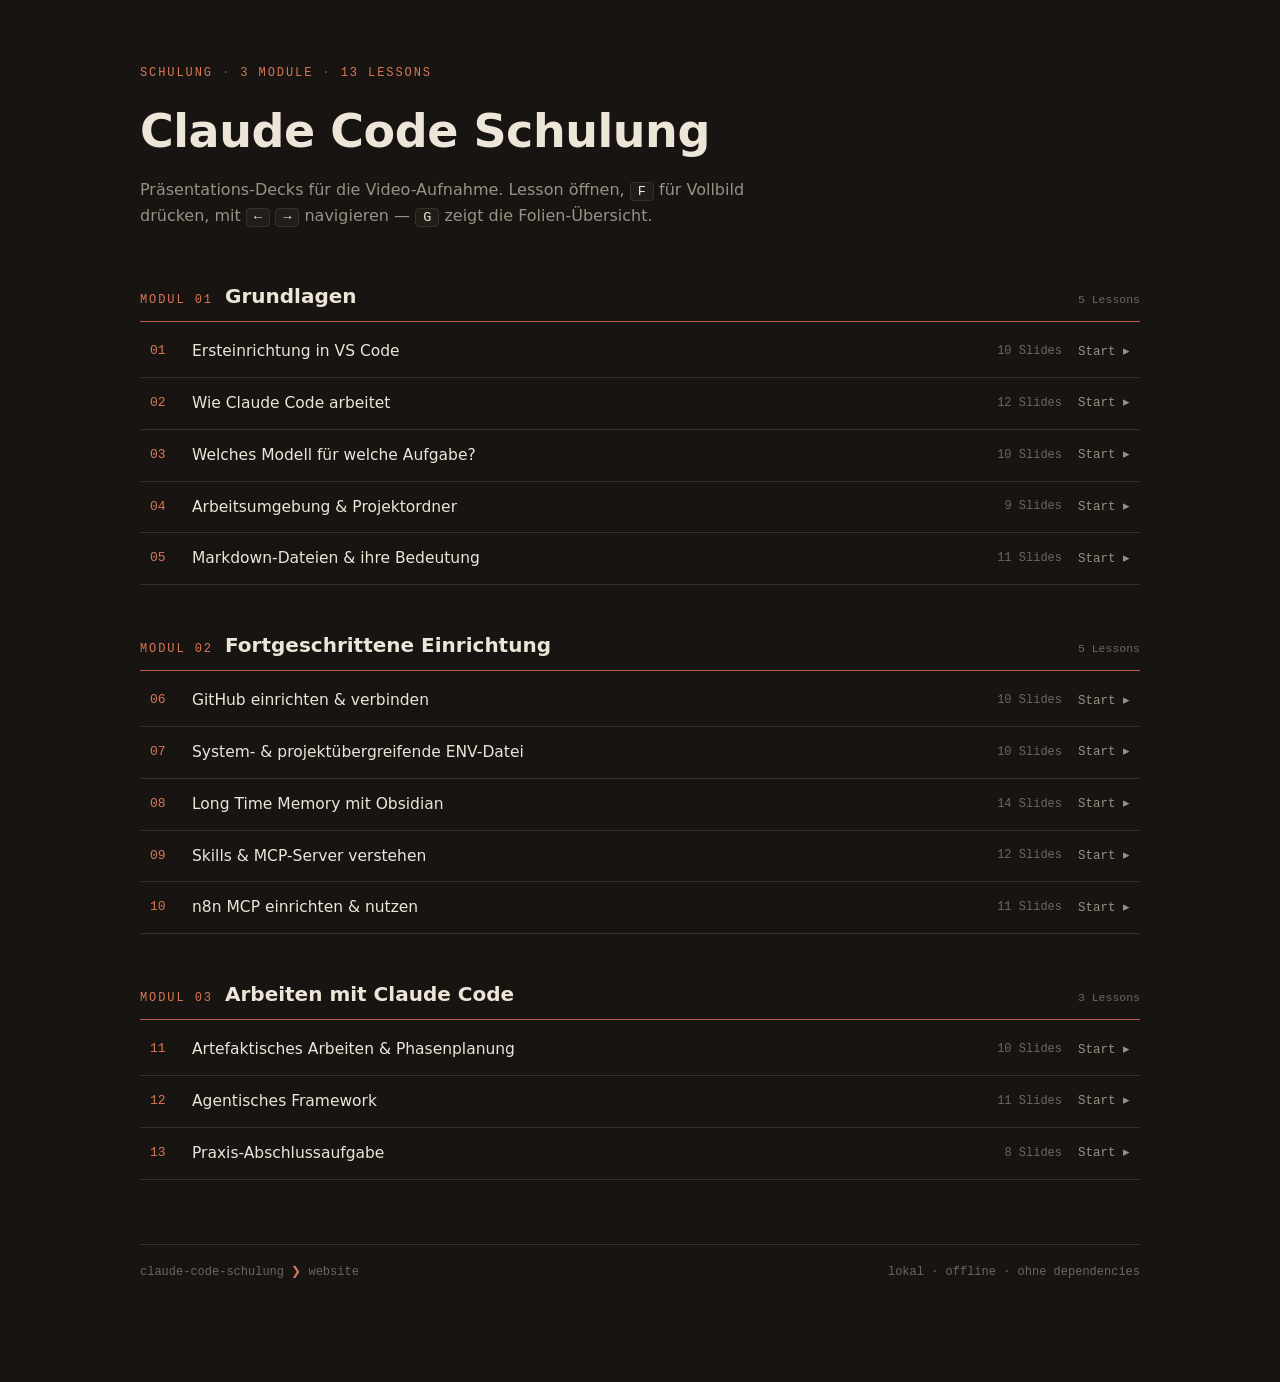
<file: index.html>
<!DOCTYPE html>
<html lang="de">
<head>
<meta charset="utf-8">
<meta name="viewport" content="width=device-width,initial-scale=1">
<title>Claude Code Schulung — Präsentationen</title>
<link rel="stylesheet" href="assets/style.css">
</head>
<body class="hub">
<div class="hubwrap">

<header class="hubmast">
  <div class="eyebrow">schulung <span class="dim">·</span> 3 module <span class="dim">·</span> 13 lessons</div>
  <h1>Claude Code Schulung</h1>
  <p class="hs">Präsentations-Decks für die Video-Aufnahme. Lesson öffnen, <span class="kbd2">F</span> für Vollbild drücken, mit <span class="kbd2">←</span> <span class="kbd2">→</span> navigieren — <span class="kbd2">G</span> zeigt die Folien-Übersicht.</p>
</header>

<section class="modblock">
  <div class="mh"><span class="mn">Modul 01</span><span class="mt">Grundlagen</span><span class="mc">5 Lessons</span></div>
  <a class="lrow" href="lessons/lesson-01.html"><span class="ln">01</span><span class="lt">Ersteinrichtung in VS Code</span><span class="lc">10 Slides</span><span class="go">Start ▸</span></a>
  <a class="lrow" href="lessons/lesson-02.html"><span class="ln">02</span><span class="lt">Wie Claude Code arbeitet</span><span class="lc">12 Slides</span><span class="go">Start ▸</span></a>
  <a class="lrow" href="lessons/lesson-03.html"><span class="ln">03</span><span class="lt">Welches Modell für welche Aufgabe?</span><span class="lc">10 Slides</span><span class="go">Start ▸</span></a>
  <a class="lrow" href="lessons/lesson-04.html"><span class="ln">04</span><span class="lt">Arbeitsumgebung &amp; Projektordner</span><span class="lc">9 Slides</span><span class="go">Start ▸</span></a>
  <a class="lrow" href="lessons/lesson-05.html"><span class="ln">05</span><span class="lt">Markdown-Dateien &amp; ihre Bedeutung</span><span class="lc">11 Slides</span><span class="go">Start ▸</span></a>
</section>

<section class="modblock">
  <div class="mh"><span class="mn">Modul 02</span><span class="mt">Fortgeschrittene Einrichtung</span><span class="mc">5 Lessons</span></div>
  <a class="lrow" href="lessons/lesson-06.html"><span class="ln">06</span><span class="lt">GitHub einrichten &amp; verbinden</span><span class="lc">10 Slides</span><span class="go">Start ▸</span></a>
  <a class="lrow" href="lessons/lesson-07.html"><span class="ln">07</span><span class="lt">System- &amp; projektübergreifende ENV-Datei</span><span class="lc">10 Slides</span><span class="go">Start ▸</span></a>
  <a class="lrow" href="lessons/lesson-08.html"><span class="ln">08</span><span class="lt">Long Time Memory mit Obsidian</span><span class="lc">14 Slides</span><span class="go">Start ▸</span></a>
  <a class="lrow" href="lessons/lesson-09.html"><span class="ln">09</span><span class="lt">Skills &amp; MCP-Server verstehen</span><span class="lc">12 Slides</span><span class="go">Start ▸</span></a>
  <a class="lrow" href="lessons/lesson-10.html"><span class="ln">10</span><span class="lt">n8n MCP einrichten &amp; nutzen</span><span class="lc">11 Slides</span><span class="go">Start ▸</span></a>
</section>

<section class="modblock">
  <div class="mh"><span class="mn">Modul 03</span><span class="mt">Arbeiten mit Claude Code</span><span class="mc">3 Lessons</span></div>
  <a class="lrow" href="lessons/lesson-11.html"><span class="ln">11</span><span class="lt">Artefaktisches Arbeiten &amp; Phasenplanung</span><span class="lc">10 Slides</span><span class="go">Start ▸</span></a>
  <a class="lrow" href="lessons/lesson-12.html"><span class="ln">12</span><span class="lt">Agentisches Framework</span><span class="lc">11 Slides</span><span class="go">Start ▸</span></a>
  <a class="lrow" href="lessons/lesson-13.html"><span class="ln">13</span><span class="lt">Praxis-Abschlussaufgabe</span><span class="lc">8 Slides</span><span class="go">Start ▸</span></a>
</section>

<footer class="hubfoot">
  <span>claude-code-schulung <span style="color:var(--clay)">❯</span> website</span>
  <span>lokal · offline · ohne dependencies</span>
</footer>

</div>
</body>
</html>
</file>
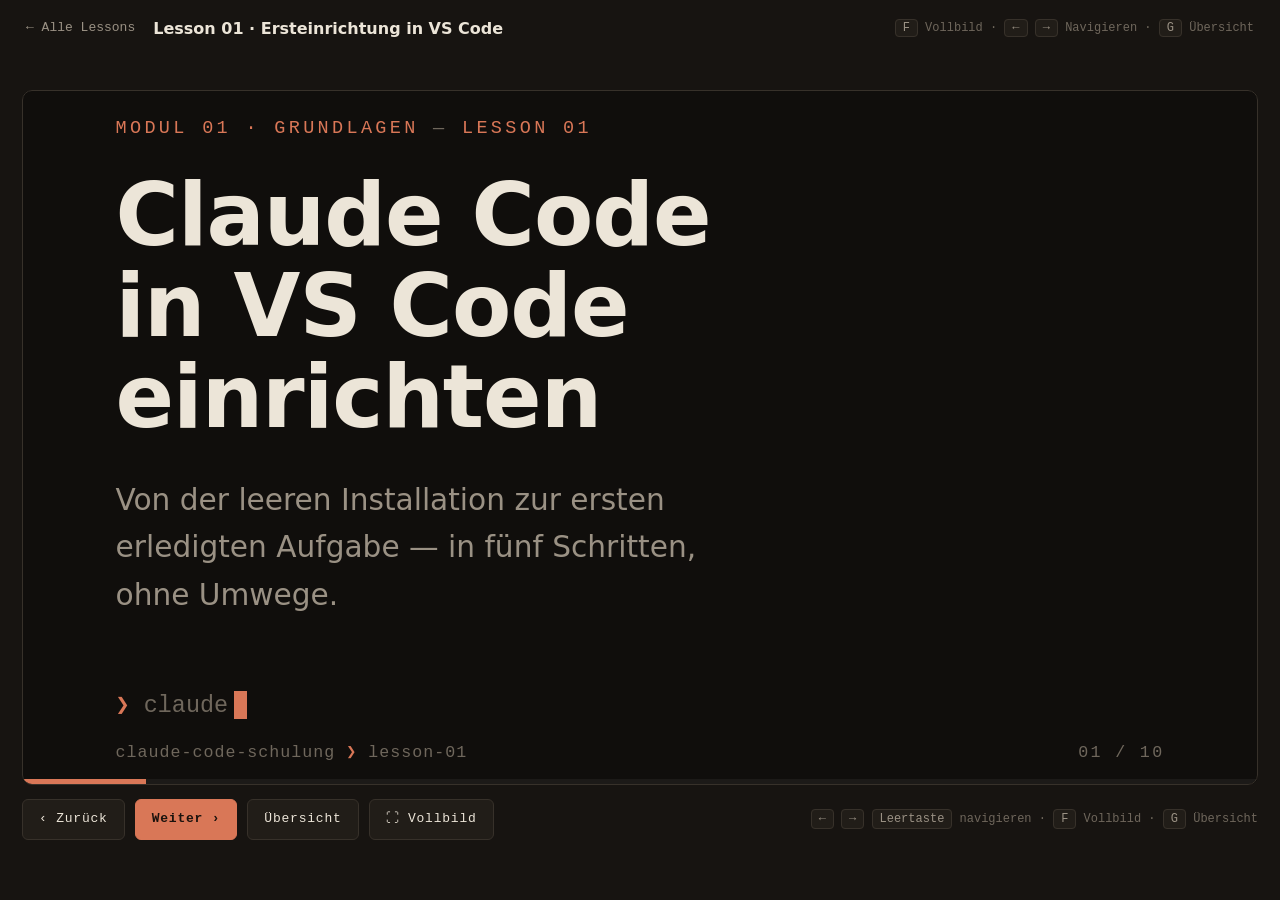
<file: lessons/lesson-01.html>
<!DOCTYPE html>
<html lang="de">
<head>
<meta charset="utf-8">
<meta name="viewport" content="width=device-width,initial-scale=1">
<title>Lesson 01 — Ersteinrichtung in VS Code · Claude Code Schulung</title>
<link rel="stylesheet" href="../assets/style.css">
</head>
<body class="lesson">

<nav class="topbar">
  <a class="back" href="../index.html">← Alle Lessons</a>
  <span class="tb-title">Lesson 01 · Ersteinrichtung in VS Code</span>
  <span class="tb-hint"><b>F</b> Vollbild · <b>←</b> <b>→</b> Navigieren · <b>G</b> Übersicht</span>
</nav>

<div class="playerbox">
<div id="fswrap">
<div class="stage" data-path="lesson-01" tabindex="0" aria-label="Präsentation Lesson 01">

  <!-- 01 · Titel -->
  <section class="slide" data-title="Titel — Ersteinrichtung in VS Code">
    <div class="s-eyebrow">modul 01 · grundlagen <span class="dim">—</span> lesson 01</div>
    <div class="t-big">Claude Code in VS Code einrichten</div>
    <div class="t-sub">Von der leeren Installation zur ersten erledigten Aufgabe — in fünf Schritten, ohne Umwege.</div>
    <div class="t-prompt"><span class="chev">❯</span> claude<span class="cursor"></span></div>
  </section>

  <!-- 02 · Lernziele -->
  <section class="slide" data-title="Lernziele">
    <div class="s-eyebrow">lesson 01 <span class="dim">·</span> lernziele</div>
    <div class="s-title">Was du nach dieser Lesson kannst</div>
    <div class="goals">
      <div class="goal"><span class="n">01</span><div class="g">Die Claude-Code-Extension installieren<small>aus dem VS-Code-Marketplace — in unter einer Minute</small></div></div>
      <div class="goal"><span class="n">02</span><div class="g">Dich mit deinem Claude-Konto anmelden<small>einmal per Browser-Login — dann bleibt es</small></div></div>
      <div class="goal"><span class="n">03</span><div class="g">VS Code richtig im Projekt öffnen<small>denn der geöffnete Ordner ist der Arbeitskontext</small></div></div>
      <div class="goal"><span class="n">04</span><div class="g">Die erste Aufgabe stellen<small>und dabei prüfen, dass alles sauber läuft</small></div></div>
    </div>
  </section>

  <!-- 03 · Setup-Fahrplan -->
  <section class="slide" data-title="Der Setup-Fahrplan (5 Schritte)">
    <div class="s-eyebrow">lesson 01 <span class="dim">·</span> setup-fahrplan</div>
    <div class="s-title">Fünf Schritte — dann läuft es</div>
    <div class="pipe">
      <div class="pstep"><div class="pn">01</div><div class="pt">Installieren</div><div class="pd">Extension aus dem Marketplace</div></div>
      <div class="parr">→</div>
      <div class="pstep"><div class="pn">02</div><div class="pt">Anmelden</div><div class="pd">Login mit deinem Claude-Konto</div></div>
      <div class="parr">→</div>
      <div class="pstep"><div class="pn">03</div><div class="pt">Panel öffnen</div><div class="pd">Claude-Icon in der Seitenleiste</div></div>
      <div class="parr">→</div>
      <div class="pstep hot"><div class="pn">04</div><div class="pt">Projekt öffnen</div><div class="pd">der Ordner wird zum Kontext</div></div>
      <div class="parr">→</div>
      <div class="pstep"><div class="pn">05</div><div class="pt">Erste Aufgabe</div><div class="pd">„Erklär mir dieses Projekt"</div></div>
    </div>
  </section>

  <!-- 04 · Extension installieren -->
  <section class="slide" data-title="Extension installieren">
    <div class="s-eyebrow">lesson 01 <span class="dim">·</span> installation</div>
    <div class="s-title">Die Extension in einer Minute</div>
    <ul class="points">
      <li><b>Marketplace öffnen</b> — Extensions-Icon in der Seitenleiste<small>oder direkt per <span class="kbd">Strg</span> + <span class="kbd">Shift</span> + <span class="kbd">X</span></small></li>
      <li><b>Nach „Claude Code" suchen</b><small>Herausgeber: Anthropic — auf das blaue Häkchen achten</small></li>
      <li><b>Installieren klicken</b> — mehr ist es nicht<small>keine weitere Konfiguration nötig</small></li>
      <li><b>Falls VS Code danach fragt: neu laden</b><small>dann erscheint das Claude-Icon in der Seitenleiste</small></li>
    </ul>
  </section>

  <!-- 05 · Anmelden -->
  <section class="slide" data-title="Anmelden (Browser-Login)">
    <div class="s-eyebrow">lesson 01 <span class="dim">·</span> anmeldung</div>
    <div class="s-title">Einmal anmelden — fertig</div>
    <div class="term">
      <div class="bar2"><span class="dot r"></span><span class="dot y"></span><span class="dot g"></span><span class="tt">claude code — anmeldung</span></div>
      <pre><span class="k">❯</span> claude
<span class="c">  Noch nicht angemeldet.</span>
<span class="y2">  Dein Browser öffnet sich für den Login …</span>
<span class="c">  Mit deinem Claude-Konto anmelden &amp; bestätigen</span>

<span class="ok">✓</span> Angemeldet als <span class="k">du@deine-firma.de</span>
<span class="c">  Bereit — stell deine erste Aufgabe.</span></pre>
    </div>
    <div class="caption">Der Login läuft <b style="color:var(--cream)">einmal</b> über den Browser — danach bleibst du angemeldet.</div>
  </section>

  <!-- 06 · VS Code vs. Terminal -->
  <section class="slide" data-title="VS-Code-Panel vs. Terminal">
    <div class="s-eyebrow">lesson 01 <span class="dim">·</span> panel vs. terminal</div>
    <div class="s-title">Zwei Ansichten — eine Engine</div>
    <table class="ctable">
      <thead><tr><th></th><th>VS-Code-Panel</th><th>Terminal (claude)</th></tr></thead>
      <tbody>
        <tr><td>Oberfläche</td><td>Panel direkt im Editor</td><td>reine Kommandozeile</td></tr>
        <tr><td>Diff-Ansicht</td><td class="good">Änderungen als Diff im Editor</td><td>Textausgabe im Terminal</td></tr>
        <tr><td>Für wen</td><td>Einsteiger &amp; den Alltag</td><td>Profis, Server, Automation</td></tr>
        <tr><td>Engine</td><td colspan="2">exakt dieselbe — nur die Ansicht ist anders</td></tr>
      </tbody>
    </table>
  </section>

  <!-- 07 · Projekt richtig öffnen -->
  <section class="slide" data-title="Projekt richtig öffnen">
    <div class="s-eyebrow">lesson 01 <span class="dim">·</span> projekt öffnen</div>
    <div class="s-title">Der wichtigste Schritt: der richtige Ordner</div>
    <ul class="points">
      <li><b>Datei → Ordner öffnen…</b><small>nicht einzelne Dateien — immer den ganzen Projektordner</small></li>
      <li><b>Genau den Projektordner wählen</b><small>nicht den Überordner, nicht den Desktop, nicht Downloads</small></li>
      <li><b>Unten in der Leiste prüfen, was offen ist</b><small>steht dort dein Projektname? Dann passt es.</small></li>
    </ul>
    <div class="snote" style="margin-top:2.8cqi"><b>Merke:</b> Der geöffnete Ordner <b>ist</b> der Arbeitskontext. Claude sieht, was du geöffnet hast — nicht mehr und nicht weniger.</div>
  </section>

  <!-- 08 · Erste Aufgabe -->
  <section class="slide" data-title="Die erste Aufgabe">
    <div class="s-eyebrow">lesson 01 <span class="dim">·</span> erste aufgabe</div>
    <div class="s-title">Der perfekte erste Prompt</div>
    <div class="term">
      <div class="bar2"><span class="dot r"></span><span class="dot y"></span><span class="dot g"></span><span class="tt">claude code — mein-projekt</span></div>
      <pre><span class="k">❯</span> Erklär mir dieses Projekt
<span class="c">  Liest README.md, package.json, src/ …</span>

  Das Projekt ist ein kleiner Web-Shop:
  <span class="ok">•</span> src/ enthält Seiten &amp; Komponenten
  <span class="ok">•</span> api/ spricht mit der Warenwirtschaft
<span class="c">  Frag nach, wenn du tiefer einsteigen willst.</span></pre>
    </div>
    <div class="caption">Nebenbei der beste Selbsttest: Fasst Claude <b style="color:var(--cream)">dein</b> Projekt zusammen, ist der richtige Ordner offen.</div>
  </section>

  <!-- 09 · Wenn etwas hakt -->
  <section class="slide" data-title="Wenn etwas hakt">
    <div class="s-eyebrow">lesson 01 <span class="dim">·</span> troubleshooting</div>
    <div class="s-title">Wenn etwas hakt — drei Checks</div>
    <ul class="points">
      <li><b>Extension aktuell?</b><small>im Marketplace kurz auf Updates prüfen</small></li>
      <li><b>Richtiger Ordner offen?</b><small>Datei → Ordner öffnen… — der häufigste Stolperstein</small></li>
      <li><b>Anmeldung abgelaufen?</b><small>einfach neu anmelden — der Browser-Login dauert Sekunden</small></li>
      <li><b>Im Zweifel: VS Code neu starten</b><small>löst erstaunlich viele Wehwehchen</small></li>
    </ul>
  </section>

  <!-- 10 · Recap -->
  <section class="slide" data-title="Recap &amp; Merksatz">
    <div class="s-eyebrow">lesson 01 <span class="dim">·</span> recap</div>
    <div class="s-title">Das nimmst du mit</div>
    <div class="recap">
      <ul class="rl">
        <li><b>Extension aus dem Marketplace,</b> Login einmal per Browser</li>
        <li><b>Gleiche Engine wie im Terminal</b> — das Panel zeigt Diffs im Editor</li>
        <li><b>Der geöffnete Ordner ist der Kontext</b> — immer im Projektordner starten</li>
        <li>Erste Aufgabe: <b>„Erklär mir dieses Projekt"</b> — Setup-Test inklusive</li>
      </ul>
      <div class="merk">
        <div class="tag2">merksatz</div>
        <p>„Ein Ordner, ein Panel, ein Prompt — mehr braucht der Start nicht."</p>
      </div>
    </div>
  </section>

</div>
</div>
</div>

<script src="../assets/slides.js"></script>
</body>
</html>
</file>
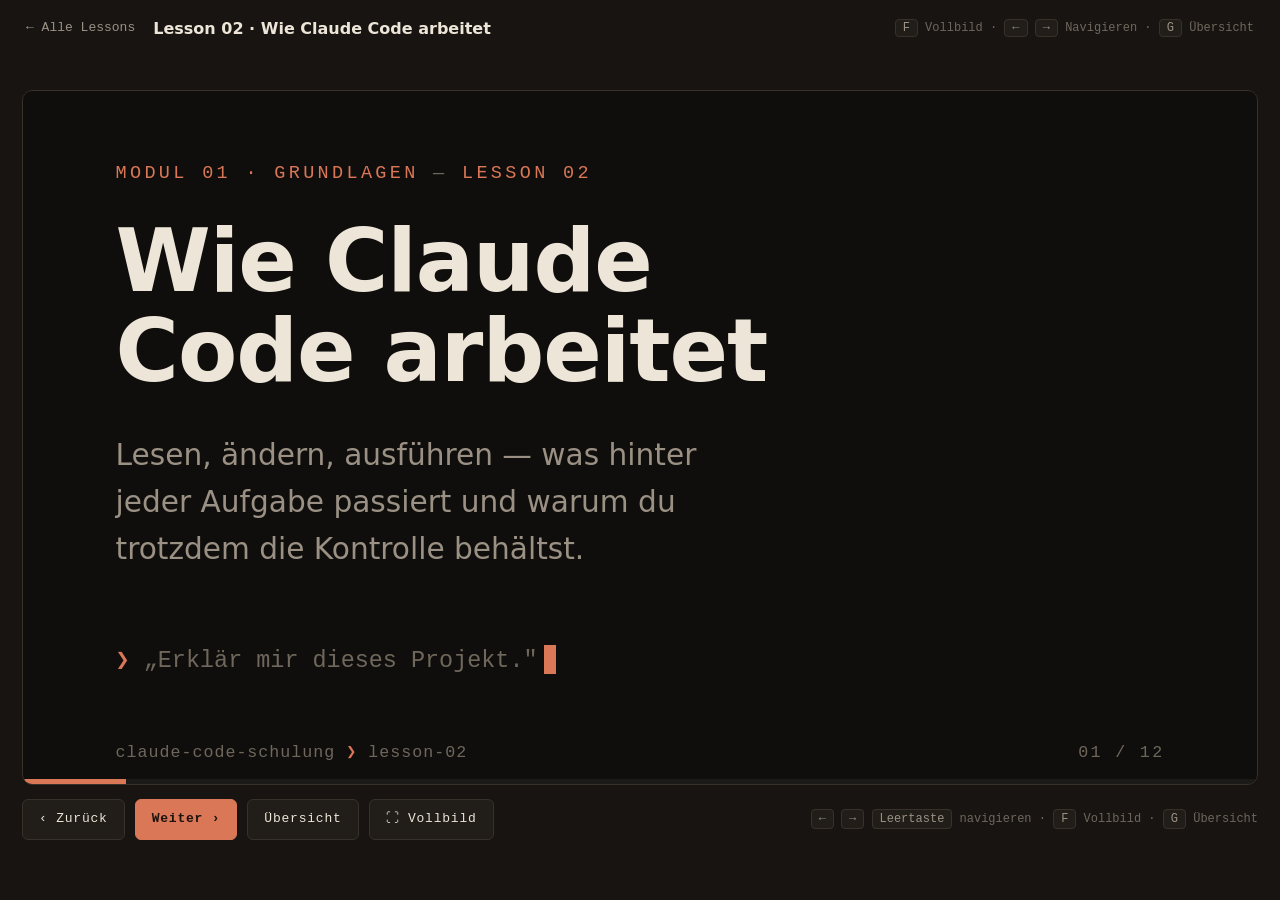
<file: lessons/lesson-02.html>
<!DOCTYPE html>
<html lang="de">
<head>
<meta charset="utf-8">
<meta name="viewport" content="width=device-width,initial-scale=1">
<title>Lesson 02 — Wie Claude Code arbeitet · Claude Code Schulung</title>
<link rel="stylesheet" href="../assets/style.css">
</head>
<body class="lesson">

<nav class="topbar">
  <a class="back" href="../index.html">← Alle Lessons</a>
  <span class="tb-title">Lesson 02 · Wie Claude Code arbeitet</span>
  <span class="tb-hint"><b>F</b> Vollbild · <b>←</b> <b>→</b> Navigieren · <b>G</b> Übersicht</span>
</nav>

<div class="playerbox">
<div id="fswrap">
<div class="stage" data-path="lesson-02" tabindex="0" aria-label="Präsentation Lesson 02">

  <!-- 01 · Titel -->
  <section class="slide" data-title="Titel — Wie Claude Code arbeitet">
    <div class="s-eyebrow">modul 01 · grundlagen <span class="dim">—</span> lesson 02</div>
    <div class="t-big">Wie Claude Code arbeitet</div>
    <div class="t-sub">Lesen, ändern, ausführen — was hinter jeder Aufgabe passiert und warum du trotzdem die Kontrolle behältst.</div>
    <div class="t-prompt"><span class="chev">❯</span> „Erklär mir dieses Projekt."<span class="cursor"></span></div>
  </section>

  <!-- 02 · Lernziele -->
  <section class="slide" data-title="Lernziele">
    <div class="s-eyebrow">lesson 02 <span class="dim">·</span> lernziele</div>
    <div class="s-title">Was du nach dieser Lesson kannst</div>
    <div class="goals">
      <div class="goal"><span class="n">01</span><div class="g">Verstehen, was „agentisch" bedeutet<small>Claude liest, ändert und führt aus — statt nur zu antworten</small></div></div>
      <div class="goal"><span class="n">02</span><div class="g">Den Arbeitszyklus kennen<small>Verstehen → Lesen → Ändern → Prüfen → Berichten</small></div></div>
      <div class="goal"><span class="n">03</span><div class="g">Freigaben als Sicherheitsnetz nutzen<small>nichts läuft ohne dein Ja</small></div></div>
      <div class="goal"><span class="n">04</span><div class="g">Prompts bauen, die sitzen<small>Ziel + Kontext + Grenzen + Ergebnisform</small></div></div>
    </div>
  </section>

  <!-- 03 · Statement -->
  <section class="slide statement" data-title="Kernaussage">
    <div class="st-kicker">das wichtigste zuerst</div>
    <div class="st-text">Claude Code ist kein Chatbot.<br>Es ist ein <em>Kollege mit Werkzeugen</em>.</div>
    <div class="st-note">Es liest deine Dateien, ändert sie und führt Kommandos aus — im Projektkontext und immer mit deiner Freigabe.</div>
  </section>

  <!-- 04 · Arbeitszyklus -->
  <section class="slide" data-title="Der Arbeitszyklus (5 Phasen)">
    <div class="s-eyebrow">lesson 02 <span class="dim">·</span> arbeitszyklus</div>
    <div class="s-title">So läuft jede Aufgabe ab</div>
    <div class="pipe">
      <div class="pstep"><div class="pn">01</div><div class="pt">Verstehen</div><div class="pd">Aufgabe &amp; Kontext erfassen</div></div>
      <div class="parr">→</div>
      <div class="pstep"><div class="pn">02</div><div class="pt">Lesen</div><div class="pd">relevante Dateien selbst finden</div></div>
      <div class="parr">→</div>
      <div class="pstep hot"><div class="pn">03</div><div class="pt">Ändern</div><div class="pd">Dateien erstellen &amp; anpassen</div></div>
      <div class="parr">→</div>
      <div class="pstep"><div class="pn">04</div><div class="pt">Prüfen</div><div class="pd">Tests &amp; Checks laufen lassen</div></div>
      <div class="parr">→</div>
      <div class="pstep"><div class="pn">05</div><div class="pt">Berichten</div><div class="pd">was, wo und warum geändert</div></div>
    </div>
  </section>

  <!-- 05 · Die Werkzeuge -->
  <section class="slide" data-title="Die drei Werkzeuge">
    <div class="s-eyebrow">lesson 02 <span class="dim">·</span> die werkzeuge</div>
    <div class="s-title">Drei Werkzeuge — ein Arbeitsplatz</div>
    <div class="cards3">
      <div class="mcard">
        <span class="role">Lesen &amp; Suchen</span>
        <h3>Dateien lesen</h3>
        <p>Findet selbstständig die relevanten Stellen im Projekt — du musst nichts hineinkopieren.</p>
      </div>
      <div class="mcard">
        <span class="role">Erstellen &amp; Ändern</span>
        <h3>Dateien schreiben</h3>
        <p>Legt Dateien an und ändert Code — als Diff sichtbar, bevor du es übernimmst.</p>
      </div>
      <div class="mcard">
        <span class="role">Ausführen</span>
        <h3>Terminal-Kommandos</h3>
        <p>Startet Tests, Builds oder Git — jedes Kommando erst nach deiner Freigabe.</p>
      </div>
    </div>
  </section>

  <!-- 06 · Freigaben -->
  <section class="slide" data-title="Freigaben = Sicherheitsnetz">
    <div class="s-eyebrow">lesson 02 <span class="dim">·</span> freigaben</div>
    <div class="s-title">Freigaben — dein Sicherheitsnetz</div>
    <div class="term">
      <div class="bar2"><span class="dot r"></span><span class="dot y"></span><span class="dot g"></span><span class="tt">claude code — mein-projekt</span></div>
      <pre><span class="k">❯</span> Räum die alten Log-Dateien weg
<span class="c">  Claude möchte ausführen:</span>
  <span class="k">rm logs/*.log</span>
<span class="y2">  Zulassen? [j] Ja · [n] Nein · [i] Immer erlauben</span>

<span class="ok">✓</span> Freigegeben — 14 Dateien entfernt
<span class="c">  Ohne dein Ja passiert: nichts.</span></pre>
    </div>
    <div class="caption">Jedes Kommando, jede Änderung: erst <b style="color:var(--cream)">deine Freigabe</b>, dann die Ausführung.</div>
  </section>

  <!-- 07 · Projektkontext -->
  <section class="slide" data-title="Der Projektkontext">
    <div class="s-eyebrow">lesson 02 <span class="dim">·</span> projektkontext</div>
    <div class="s-title">Womit Claude arbeitet: dein Kontext</div>
    <ul class="points">
      <li><b>Der geöffnete Ordner ist das Sichtfeld</b><small>alles darin kann Claude lesen — alles außerhalb nicht</small></li>
      <li><b>CLAUDE.md wird automatisch gelesen</b><small>deine Projektregeln gelten in jeder Session — ohne Erinnern</small></li>
      <li><b>Relevante Dateien findet Claude selbst</b><small>du beschreibst die Aufgabe, nicht die Fundorte</small></li>
      <li><b>Je aufgeräumter der Ordner, desto besser das Ergebnis</b><small>Chaos im Projekt ist Chaos im Kontext</small></li>
    </ul>
  </section>

  <!-- 08 · Vage vs. konkret -->
  <section class="slide" data-title="Vage vs. konkrete Prompts">
    <div class="s-eyebrow">lesson 02 <span class="dim">·</span> prompts</div>
    <div class="s-title">„Mach die Seite schöner"?</div>
    <div class="dd">
      <div class="ddcol bad">
        <h3>✕ &nbsp;Vage</h3>
        <ul>
          <li><b>„Mach die Seite schöner"</b> — schöner für wen?</li>
          <li>Claude muss <b>raten</b> — und rät vielleicht falsch</li>
          <li>Ergebnis: <b>drei Runden</b> Nacharbeit</li>
        </ul>
      </div>
      <div class="ddcol good">
        <h3>✓ &nbsp;Konkret</h3>
        <ul>
          <li><b>„Zentriere das Formular,</b> max. 400 px breit"</li>
          <li><b>„Abstände wie im Header"</b> — messbare Vorgabe</li>
          <li>Ergebnis: sitzt <b>beim ersten Anlauf</b></li>
        </ul>
      </div>
    </div>
  </section>

  <!-- 09 · Prompt-Formel -->
  <section class="slide" data-title="Die Prompt-Formel">
    <div class="s-eyebrow">lesson 02 <span class="dim">·</span> prompt-formel</div>
    <div class="s-title">Die Formel: vier Bausteine</div>
    <div class="cards4">
      <div class="mcard">
        <span class="role">Baustein 1</span>
        <h3>Ziel</h3>
        <p>„Baue ein Kontaktformular mit Name, E-Mail und Nachricht."</p>
      </div>
      <div class="mcard">
        <span class="role">Baustein 2</span>
        <h3>Kontext</h3>
        <p>„Es gehört auf die Seite src/kontakt.html, Stil wie die Startseite."</p>
      </div>
      <div class="mcard">
        <span class="role">Baustein 3</span>
        <h3>Grenzen</h3>
        <p>„Keine neuen Bibliotheken — und die .env nicht anfassen."</p>
      </div>
      <div class="mcard">
        <span class="role">Baustein 4</span>
        <h3>Ergebnisform</h3>
        <p>„Zeig mir den Diff und erklär in zwei Sätzen, was du geändert hast."</p>
      </div>
    </div>
  </section>

  <!-- 10 · Grenzen & Risiken -->
  <section class="slide" data-title="Grenzen &amp; Risiken">
    <div class="s-eyebrow">lesson 02 <span class="dim">·</span> grenzen &amp; risiken</div>
    <div class="s-title">Wo du wachsam bleibst</div>
    <ul class="points">
      <li><b>Annahmen prüfen</b><small>Claude kann falsch raten — bei Unklarheit lieber nachfragen lassen</small></li>
      <li><b>Diffs lesen, bevor du übernimmst</b><small>besonders bei großen Änderungen: erst verstehen, dann annehmen</small></li>
      <li><b>Sensible Daten &amp; Produktivsysteme</b><small>nur mit Vorsicht — Zugangsdaten und Live-Systeme sind tabu ohne Plan</small></li>
      <li><b>Kosten im Blick behalten</b><small>jede Anfrage kostet Zeit und Tokens — klein anfangen, gezielt arbeiten</small></li>
    </ul>
  </section>

  <!-- 11 · Statement -->
  <section class="slide statement" data-title="Du bleibst der Chef">
    <div class="st-kicker">arbeitsteilung</div>
    <div class="st-text">Du bleibst der Chef — Claude macht die Arbeit, <em>du triffst die Entscheidungen</em>.</div>
    <div class="st-note">Freigaben, Diffs, Reviews: Jeder wichtige Schritt läuft über deinen Tisch.</div>
  </section>

  <!-- 12 · Recap -->
  <section class="slide" data-title="Recap &amp; Merksatz">
    <div class="s-eyebrow">lesson 02 <span class="dim">·</span> recap</div>
    <div class="s-title">Das nimmst du mit</div>
    <div class="recap">
      <ul class="rl">
        <li><b>Agentisch:</b> liest, ändert, führt aus — mit deiner Freigabe</li>
        <li><b>Der Zyklus:</b> Verstehen → Lesen → Ändern → Prüfen → Berichten</li>
        <li><b>Die Formel:</b> Ziel + Kontext + Grenzen + Ergebnisform</li>
        <li><b>Diffs lesen</b> bleibt dein Job — gerade bei großen Änderungen</li>
      </ul>
      <div class="merk">
        <div class="tag2">merksatz</div>
        <p>„Klare Aufgabe rein — geprüftes Ergebnis raus."</p>
      </div>
    </div>
  </section>

</div>
</div>
</div>

<script src="../assets/slides.js"></script>
</body>
</html>
</file>
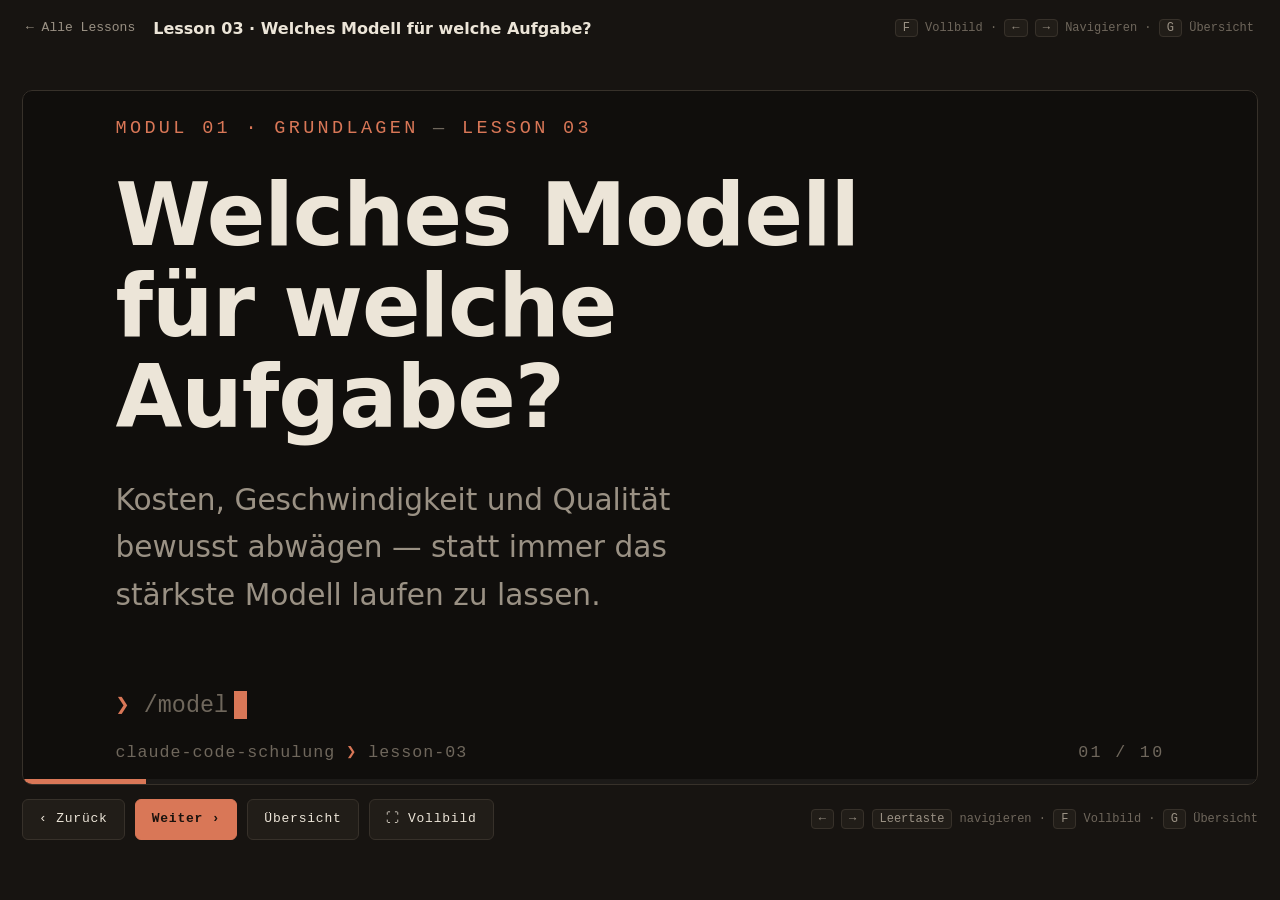
<file: lessons/lesson-03.html>
<!DOCTYPE html>
<html lang="de">
<head>
<meta charset="utf-8">
<meta name="viewport" content="width=device-width,initial-scale=1">
<title>Lesson 03 — Welches Modell für welche Aufgabe? · Claude Code Schulung</title>
<link rel="stylesheet" href="../assets/style.css">
</head>
<body class="lesson">

<nav class="topbar">
  <a class="back" href="../index.html">← Alle Lessons</a>
  <span class="tb-title">Lesson 03 · Welches Modell für welche Aufgabe?</span>
  <span class="tb-hint"><b>F</b> Vollbild · <b>←</b> <b>→</b> Navigieren · <b>G</b> Übersicht</span>
</nav>

<div class="playerbox">
<div id="fswrap">
<div class="stage" data-path="lesson-03" tabindex="0" aria-label="Präsentation Lesson 03">

  <!-- 01 · Titel -->
  <section class="slide" data-title="Titel — Welches Modell für welche Aufgabe?">
    <div class="s-eyebrow">modul 01 · grundlagen <span class="dim">—</span> lesson 03</div>
    <div class="t-big">Welches Modell für welche Aufgabe?</div>
    <div class="t-sub">Kosten, Geschwindigkeit und Qualität bewusst abwägen — statt immer das stärkste Modell laufen zu lassen.</div>
    <div class="t-prompt"><span class="chev">❯</span> /model<span class="cursor"></span></div>
  </section>

  <!-- 02 · Lernziele -->
  <section class="slide" data-title="Lernziele">
    <div class="s-eyebrow">lesson 03 <span class="dim">·</span> lernziele</div>
    <div class="s-title">Was du nach dieser Lesson kannst</div>
    <div class="goals">
      <div class="goal"><span class="n">01</span><div class="g">Die Modell-Familie einordnen<small>schnell &amp; günstig · Allrounder · maximale Tiefe</small></div></div>
      <div class="goal"><span class="n">02</span><div class="g">Kosten, Tempo und Qualität gegeneinander abwägen<small>und verstehen, warum „immer das Beste" die falsche Strategie ist</small></div></div>
      <div class="goal"><span class="n">03</span><div class="g">Das Modell mitten in der Session wechseln<small>mit /model — ohne den Kontext zu verlieren</small></div></div>
      <div class="goal"><span class="n">04</span><div class="g">Die Faustregel anwenden<small>so günstig wie möglich, so stark wie nötig</small></div></div>
    </div>
  </section>

  <!-- 03 · Statement -->
  <section class="slide statement" data-title="Kernaussage">
    <div class="st-kicker">die kernaussage zuerst</div>
    <div class="st-text">Das stärkste Modell ist nicht die beste Wahl.<br><em>Die passende ist es.</em></div>
    <div class="st-note">Jede Anfrage kostet Geld und Zeit — wer bewusst wählt, arbeitet schneller und günstiger, bei gleichem Ergebnis.</div>
  </section>

  <!-- 04 · Modell-Familie -->
  <section class="slide" data-title="Die Modell-Familie (Konzept-Karten)">
    <div class="s-eyebrow">lesson 03 <span class="dim">·</span> die modell-familie</div>
    <div class="s-title">Drei Werkzeuge — nicht drei Qualitätsstufen</div>
    <div class="cards3">
      <div class="mcard">
        <span class="role">Schnell &amp; günstig</span>
        <h3>Haiku</h3>
        <p>Routine ohne Denkpause: umbenennen, kleine Edits, Textbausteine, simple Fragen.</p>
        <div class="chips"><span class="hot">$</span><span>⚡⚡⚡</span></div>
      </div>
      <div class="mcard hero">
        <span class="role">Der Allrounder</span>
        <h3>Sonnet</h3>
        <p>Dein Standard für den Alltag: Features bauen, Bugs fixen, Refactoring, Erklärungen.</p>
        <div class="chips"><span class="hot">$$</span><span>⚡⚡</span></div>
      </div>
      <div class="mcard">
        <span class="role">Maximale Tiefe</span>
        <h3>Opus</h3>
        <p>Die letzte Instanz: Architektur-Entscheidungen, komplexe Analysen, harte Nüsse.</p>
        <div class="chips"><span class="hot">$$$</span><span>⚡</span></div>
      </div>
    </div>
  </section>

  <!-- 05 · Vergleich -->
  <section class="slide" data-title="Vergleich: Kosten · Tempo · Stärke">
    <div class="s-eyebrow">lesson 03 <span class="dim">·</span> vergleich</div>
    <div class="s-title">Kosten · Tempo · Stärke im Überblick</div>
    <table class="ctable">
      <thead><tr><th></th><th>Haiku</th><th>Sonnet</th><th>Opus</th></tr></thead>
      <tbody>
        <tr><td>Tempo</td><td class="bar">▮▮▮▮▮</td><td class="bar">▮▮▮▮<i>▮</i></td><td class="bar">▮▮<i>▮▮▮</i></td></tr>
        <tr><td>Kosten</td><td class="bar">▮<i>▮▮▮▮</i></td><td class="bar">▮▮<i>▮▮▮</i></td><td class="bar">▮▮▮▮▮</td></tr>
        <tr><td>Stärke</td><td class="bar">▮▮<i>▮▮▮</i></td><td class="bar">▮▮▮▮<i>▮</i></td><td class="bar">▮▮▮▮▮</td></tr>
        <tr><td>Typisch</td><td>Kleinkram, Routine</td><td>der komplette Alltag</td><td>Architektur, Analyse</td></tr>
      </tbody>
    </table>
  </section>

  <!-- 06 · Terminal-Demo -->
  <section class="slide" data-title="Terminal-Demo: /model">
    <div class="s-eyebrow">lesson 03 <span class="dim">·</span> demo</div>
    <div class="s-title">Modellwechsel in 2 Sekunden</div>
    <div class="term">
      <div class="bar2"><span class="dot r"></span><span class="dot y"></span><span class="dot g"></span><span class="tt">claude code — mein-projekt</span></div>
      <pre><span class="k">❯</span> /model
<span class="c">  Modell wählen:</span>
<span class="dim2">    haiku      schnell &amp; günstig</span>
  <span class="ok">●</span> <span class="k">sonnet</span>     Allrounder <span class="c">(empfohlen)</span>
<span class="dim2">    opus       maximale Tiefe</span>

<span class="ok">✓</span> Modell gesetzt: <span class="k">sonnet</span> <span class="c">— Kontext bleibt erhalten</span></pre>
    </div>
    <div class="caption">Ein Befehl: <code>/model</code> — mitten in der Session, der Kontext geht dabei <b style="color:var(--cream)">nicht</b> verloren.</div>
  </section>

  <!-- 07 · Do/Don't -->
  <section class="slide" data-title="Do / Don't">
    <div class="s-eyebrow">lesson 03 <span class="dim">·</span> typischer fehler</div>
    <div class="s-title">„Einfach immer das stärkste Modell"?</div>
    <div class="dd">
      <div class="ddcol bad">
        <h3>✕ &nbsp;So nicht</h3>
        <ul>
          <li><b>Alles mit dem Top-Modell</b> — auch Tippfehler-Fixes</li>
          <li>Zahlt <b>ein Vielfaches</b> für Aufgaben, die jedes Modell kann</li>
          <li>Wartet länger — <b>ohne besseres Ergebnis</b></li>
        </ul>
      </div>
      <div class="ddcol good">
        <h3>✓ &nbsp;Stattdessen</h3>
        <ul>
          <li><b>Standard: der Allrounder</b> — deckt 80&nbsp;% des Alltags ab</li>
          <li><b>Runterschalten</b> bei Routine &amp; Kleinkram</li>
          <li><b>Hochschalten</b> nur, wenn es wirklich hakt</li>
        </ul>
      </div>
    </div>
  </section>

  <!-- 08 · Faustregel -->
  <section class="slide" data-title="Faustregel-Flow">
    <div class="s-eyebrow">lesson 03 <span class="dim">·</span> faustregel</div>
    <div class="s-title">Die Entscheidungs-Regel</div>
    <div class="flow">
      <div class="frow">
        <div class="fbox"><b>Routine:</b> umbenennen, kleine Edits, simple Fragen</div>
        <div class="farrow">→</div>
        <div class="fmodel">haiku<small>schnell &amp; günstig</small></div>
      </div>
      <div class="frow">
        <div class="fbox"><b>Alltag:</b> Features, Bugfixes, Refactoring, Erklärungen</div>
        <div class="farrow">→</div>
        <div class="fmodel">sonnet<small>dein Standard</small></div>
      </div>
      <div class="frow">
        <div class="fbox"><b>Schwergewicht:</b> Architektur, komplexe Analyse, festgefahren</div>
        <div class="farrow">→</div>
        <div class="fmodel">opus<small>die letzte Instanz</small></div>
      </div>
    </div>
  </section>

  <!-- 09 · Wann wechseln -->
  <section class="slide" data-title="Wann lohnt der Wechsel?">
    <div class="s-eyebrow">lesson 03 <span class="dim">·</span> praxis</div>
    <div class="s-title">Wann lohnt der Wechsel — konkret?</div>
    <ul class="points">
      <li><b>Pro Aufgabe entscheiden, nicht pro Tag.</b><small>Das Modell gehört zur Aufgabe wie das Werkzeug zum Handgriff.</small></li>
      <li><b>Zwei gescheiterte Anläufe? Hochschalten.</b><small>Wenn der Allrounder zweimal daneben liegt, ist das der Moment für das stärkere Modell.</small></li>
      <li><b>Aufräumarbeiten? Runterschalten.</b><small>Kommentare, Umbenennungen, kleine Textänderungen brauchen keine Denktiefe.</small></li>
      <li><b>/model wechselt sofort — ohne Kontextverlust.</b><small>Es gibt also keinen Grund, aus Bequemlichkeit oben zu bleiben.</small></li>
    </ul>
  </section>

  <!-- 10 · Recap -->
  <section class="slide" data-title="Recap &amp; Merksatz">
    <div class="s-eyebrow">lesson 03 <span class="dim">·</span> recap</div>
    <div class="s-title">Das nimmst du mit</div>
    <div class="recap">
      <ul class="rl">
        <li><b>Drei Werkzeuge,</b> nicht drei Qualitätsstufen</li>
        <li><b>Allrounder als Standard</b> — bewusst rauf- und runterschalten</li>
        <li><b>/model wechselt sofort</b> — der Kontext bleibt</li>
        <li>Kosten entstehen <b>pro Aufgabe</b> — nicht pro Monat</li>
      </ul>
      <div class="merk">
        <div class="tag2">merksatz</div>
        <p>„So günstig wie möglich, so stark wie nötig."</p>
      </div>
    </div>
  </section>

</div>
</div>
</div>

<script src="../assets/slides.js"></script>
</body>
</html>
</file>
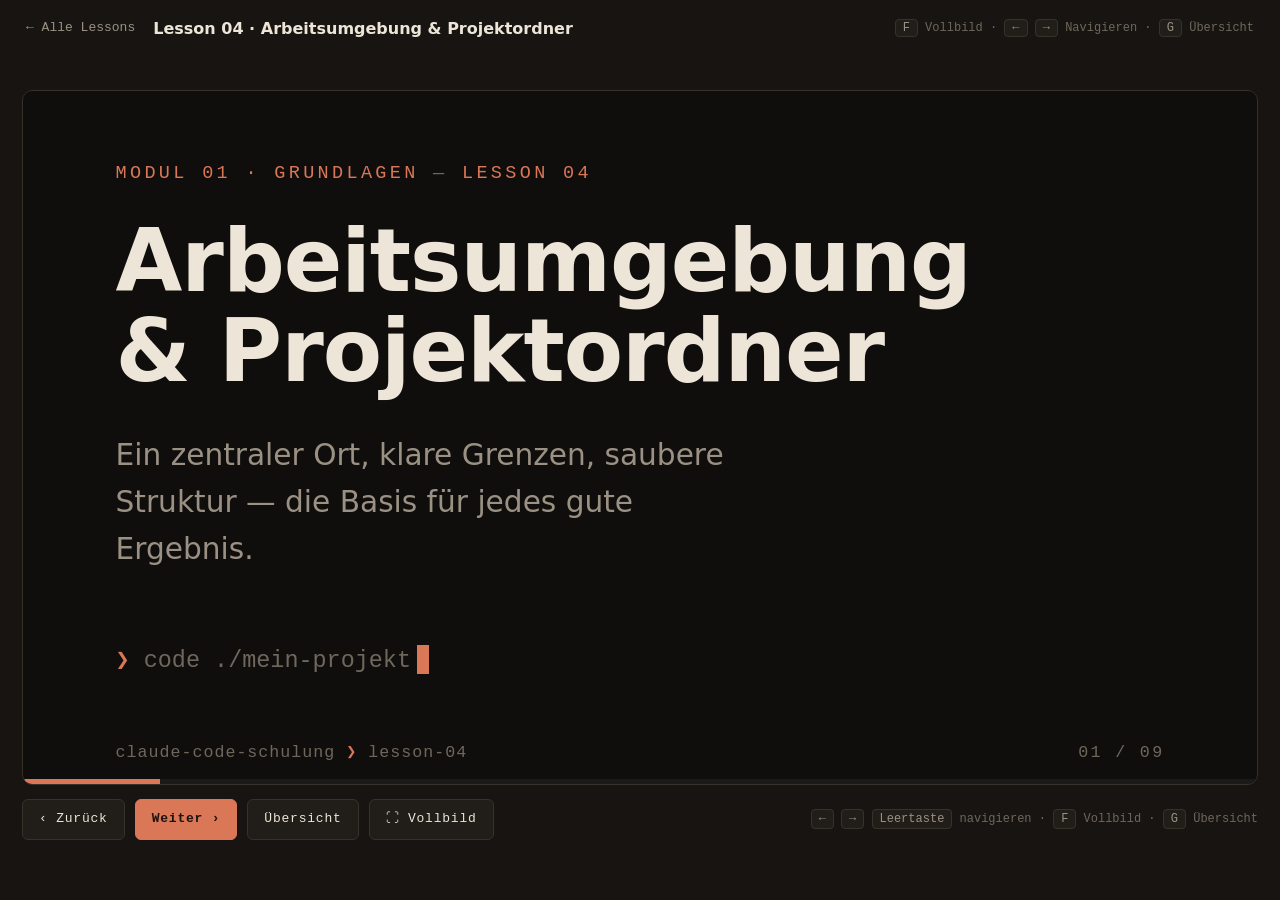
<file: lessons/lesson-04.html>
<!DOCTYPE html>
<html lang="de">
<head>
<meta charset="utf-8">
<meta name="viewport" content="width=device-width,initial-scale=1">
<title>Lesson 04 — Arbeitsumgebung &amp; Projektordner · Claude Code Schulung</title>
<link rel="stylesheet" href="../assets/style.css">
</head>
<body class="lesson">

<nav class="topbar">
  <a class="back" href="../index.html">← Alle Lessons</a>
  <span class="tb-title">Lesson 04 · Arbeitsumgebung &amp; Projektordner</span>
  <span class="tb-hint"><b>F</b> Vollbild · <b>←</b> <b>→</b> Navigieren · <b>G</b> Übersicht</span>
</nav>

<div class="playerbox">
<div id="fswrap">
<div class="stage" data-path="lesson-04" tabindex="0" aria-label="Präsentation Lesson 04">

  <!-- 01 · Titel -->
  <section class="slide" data-title="Titel — Arbeitsumgebung &amp; Projektordner">
    <div class="s-eyebrow">modul 01 · grundlagen <span class="dim">—</span> lesson 04</div>
    <div class="t-big">Arbeitsumgebung &amp; Projektordner</div>
    <div class="t-sub">Ein zentraler Ort, klare Grenzen, saubere Struktur — die Basis für jedes gute Ergebnis.</div>
    <div class="t-prompt"><span class="chev">❯</span> code ./mein-projekt<span class="cursor"></span></div>
  </section>

  <!-- 02 · Lernziele -->
  <section class="slide" data-title="Lernziele">
    <div class="s-eyebrow">lesson 04 <span class="dim">·</span> lernziele</div>
    <div class="s-title">Was du nach dieser Lesson kannst</div>
    <div class="goals">
      <div class="goal"><span class="n">01</span><div class="g">Einen zentralen Arbeitsordner anlegen<small>z. B. Dev/Projekte/ — ein Ort für alle Claude-Code-Projekte</small></div></div>
      <div class="goal"><span class="n">02</span><div class="g">Pro Projekt einen eigenen Ordner führen<small>klare Grenzen statt Datei-Wildwuchs</small></div></div>
      <div class="goal"><span class="n">03</span><div class="g">Test- und Produktivprojekte trennen<small>Spielwiese hier, Kundenarbeit dort</small></div></div>
      <div class="goal"><span class="n">04</span><div class="g">Die Grundstruktur neuer Projekte aufsetzen<small>README.md, CLAUDE.md, .gitignore, src/</small></div></div>
    </div>
  </section>

  <!-- 03 · Statement -->
  <section class="slide statement" data-title="Kernaussage">
    <div class="st-kicker">warum ordnung zählt</div>
    <div class="st-text">Claude Code ist so gut wie <em>der Ordner, in dem es arbeitet</em>.</div>
    <div class="st-note">Der geöffnete Ordner ist der Kontext. Ordnung darin heißt: besserer Kontext — und damit bessere Ergebnisse.</div>
  </section>

  <!-- 04 · Der zentrale Arbeitsordner -->
  <section class="slide" data-title="Der zentrale Arbeitsordner">
    <div class="s-eyebrow">lesson 04 <span class="dim">·</span> arbeitsordner</div>
    <div class="s-title">Ein Ort für alles: Dev/Projekte/</div>
    <div class="editor">
      <div class="tabbar"><span class="tab"><span class="fico">▸</span>Dev/Projekte/</span><span class="tab2">Explorer-Ansicht</span></div>
      <pre><span class="ln"><span class="h">Dev/</span></span>
<span class="ln">  <span class="h">Projekte/</span>                <span class="cm"># ein Ort für alle Projekte</span></span>
<span class="ln">    <span class="b">kunde-a-shop/</span>          <span class="cm"># Kundenprojekt</span></span>
<span class="ln">    <span class="b">tool-zeiterfassung/</span>    <span class="cm"># internes Tool</span></span>
<span class="ln">    <span class="b">spielwiese/</span>            <span class="cm"># zum Testen &amp; Lernen</span></span></pre>
    </div>
    <div class="caption">Ein zentraler Arbeitsordner — nie wieder suchen, <b style="color:var(--cream)">wo</b> ein Projekt liegt.</div>
  </section>

  <!-- 05 · Ein Projekt = ein Ordner -->
  <section class="slide" data-title="Ein Projekt = ein Ordner">
    <div class="s-eyebrow">lesson 04 <span class="dim">·</span> ein projekt, ein ordner</div>
    <div class="s-title">Ein Projekt = ein Ordner</div>
    <ul class="points">
      <li><b>Jedes Projekt bekommt genau einen Unterordner</b><small>klare Grenze: was drinliegt, gehört zum Projekt</small></li>
      <li><b>Sprechende Namen, klein geschrieben</b><small>kunde-a-shop statt „Neuer Ordner (2)"</small></li>
      <li><b>Alles zum Projekt liegt im Projekt</b><small>keine Dateien verstreut auf Desktop und Downloads</small></li>
    </ul>
    <div class="snote" style="margin-top:2.8cqi"><b>Wichtig:</b> VS Code immer im <b>Projektordner</b> öffnen — nicht im Überordner. Sonst sieht Claude alle Projekte gleichzeitig und keines richtig.</div>
  </section>

  <!-- 06 · Test vs. Produktiv -->
  <section class="slide" data-title="Test vs. Produktiv">
    <div class="s-eyebrow">lesson 04 <span class="dim">·</span> test vs. produktiv</div>
    <div class="s-title">Spielwiese und Kundenarbeit trennen</div>
    <div class="dd">
      <div class="ddcol bad">
        <h3>✕ &nbsp;Alles gemischt</h3>
        <ul>
          <li><b>Experimente im Kundenprojekt</b> — „nur mal kurz testen"</li>
          <li>Testdateien landen <b>im Produktiv-Code</b></li>
          <li>Ein Fehlgriff trifft <b>direkt den Kunden</b></li>
        </ul>
      </div>
      <div class="ddcol good">
        <h3>✓ &nbsp;Sauber getrennt</h3>
        <ul>
          <li><b>spielwiese/</b> für Tests, Übungen, Experimente</li>
          <li><b>Kundenprojekte</b> bleiben unberührt davon</li>
          <li>Erst in der Spielwiese lernen, <b>dann übertragen</b></li>
        </ul>
      </div>
    </div>
  </section>

  <!-- 07 · Grundstruktur -->
  <section class="slide" data-title="Grundstruktur: neues Projekt">
    <div class="s-eyebrow">lesson 04 <span class="dim">·</span> grundstruktur</div>
    <div class="s-title">So startet jedes neue Projekt</div>
    <div class="editor">
      <div class="tabbar"><span class="tab"><span class="fico">▸</span>mein-projekt/</span><span class="tab2">Grundstruktur</span></div>
      <pre><span class="ln"><span class="h">mein-projekt/</span></span>
<span class="ln">  <span class="b">README.md</span>     <span class="cm"># für Menschen: was ist das Projekt?</span></span>
<span class="ln">  <span class="b">CLAUDE.md</span>     <span class="cm"># für Claude: Regeln &amp; Arbeitsweise</span></span>
<span class="ln">  <span class="b">.gitignore</span>    <span class="cm"># was Git (und Claude) ignorieren soll</span></span>
<span class="ln">  <span class="b">src/</span>          <span class="cm"># der eigentliche Code</span></span></pre>
    </div>
    <div class="caption">Vier Bausteine reichen für den Start — den Rest kann Claude <b style="color:var(--cream)">für dich</b> anlegen.</div>
  </section>

  <!-- 08 · Häufige Fehler -->
  <section class="slide" data-title="Häufige Fehler">
    <div class="s-eyebrow">lesson 04 <span class="dim">·</span> häufige fehler</div>
    <div class="s-title">Vier Fehler, die dich Kontext kosten</div>
    <ul class="points">
      <li><b>Den Überordner geöffnet</b><small>Claude sieht zwölf Projekte — und versteht keines richtig</small></li>
      <li><b>Downloads/ als Arbeitsordner</b><small>Rechnungen, Installer, Zips — Chaos als Kontext</small></li>
      <li><b>Ein Riesenprojekt für alles</b><small>je größer der Misch-Ordner, desto vager die Ergebnisse</small></li>
      <li><b>Kopien statt Git</b><small>„projekt-final-v2-NEU" — Versionierung übernimmt das Werkzeug, nicht der Explorer</small></li>
    </ul>
  </section>

  <!-- 09 · Recap -->
  <section class="slide" data-title="Recap &amp; Merksatz">
    <div class="s-eyebrow">lesson 04 <span class="dim">·</span> recap</div>
    <div class="s-title">Das nimmst du mit</div>
    <div class="recap">
      <ul class="rl">
        <li><b>Ein zentraler Arbeitsordner</b> — z. B. Dev/Projekte/</li>
        <li><b>Ein Projekt = ein Ordner</b> — VS Code immer dort öffnen</li>
        <li><b>Spielwiese getrennt</b> von Kunden- und Produktivprojekten</li>
        <li><b>Grundstruktur:</b> README.md, CLAUDE.md, .gitignore, src/</li>
      </ul>
      <div class="merk">
        <div class="tag2">merksatz</div>
        <p>„Ordnung im Ordner ist Ordnung im Kopf — auch für Claude."</p>
      </div>
    </div>
  </section>

</div>
</div>
</div>

<script src="../assets/slides.js"></script>
</body>
</html>
</file>
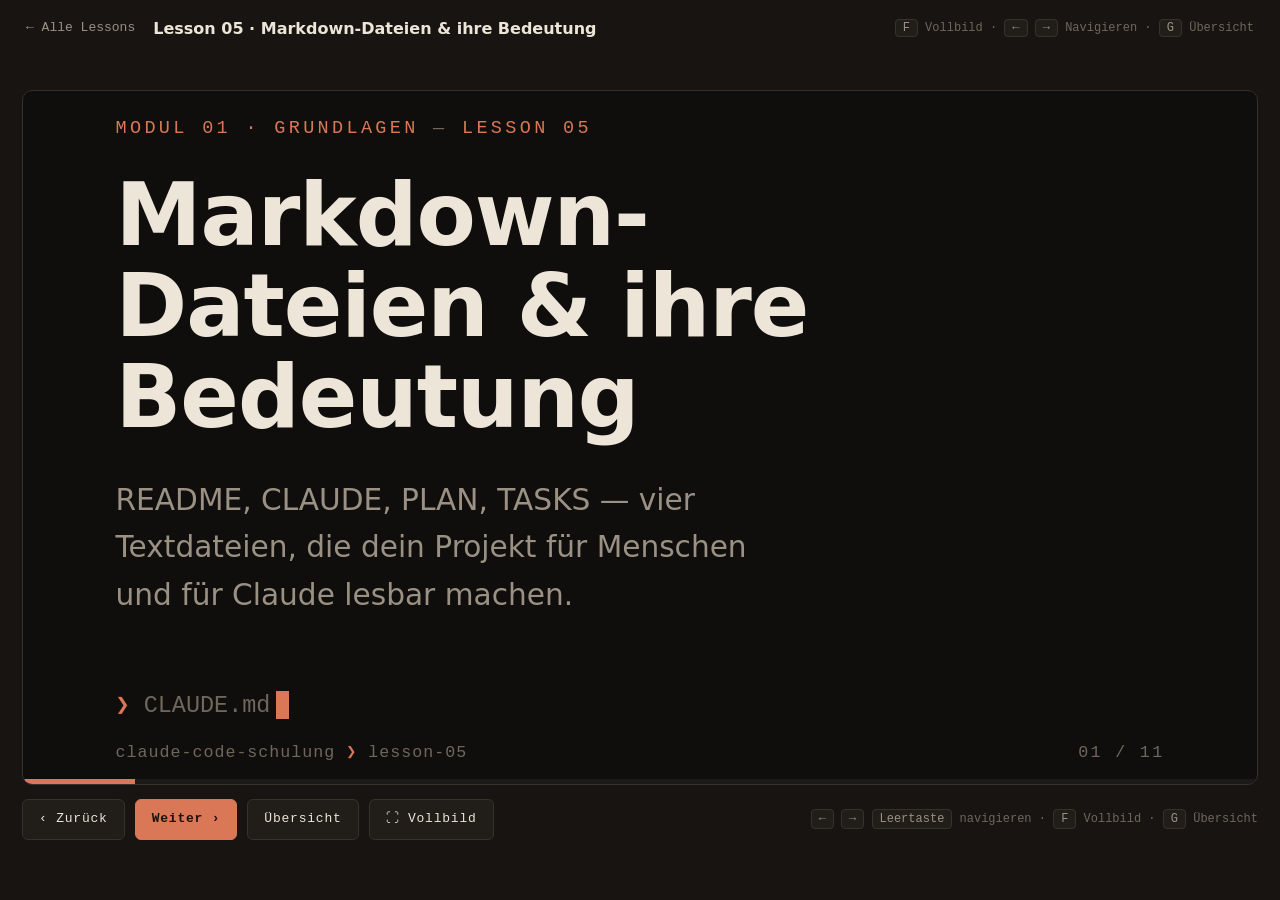
<file: lessons/lesson-05.html>
<!DOCTYPE html>
<html lang="de">
<head>
<meta charset="utf-8">
<meta name="viewport" content="width=device-width,initial-scale=1">
<title>Lesson 05 — Markdown-Dateien &amp; ihre Bedeutung · Claude Code Schulung</title>
<link rel="stylesheet" href="../assets/style.css">
</head>
<body class="lesson">

<nav class="topbar">
  <a class="back" href="../index.html">← Alle Lessons</a>
  <span class="tb-title">Lesson 05 · Markdown-Dateien &amp; ihre Bedeutung</span>
  <span class="tb-hint"><b>F</b> Vollbild · <b>←</b> <b>→</b> Navigieren · <b>G</b> Übersicht</span>
</nav>

<div class="playerbox">
<div id="fswrap">
<div class="stage" data-path="lesson-05" tabindex="0" aria-label="Präsentation Lesson 05">

  <!-- 01 · Titel -->
  <section class="slide" data-title="Titel — Markdown-Dateien &amp; ihre Bedeutung">
    <div class="s-eyebrow">modul 01 · grundlagen <span class="dim">—</span> lesson 05</div>
    <div class="t-big">Markdown-Dateien &amp; ihre Bedeutung</div>
    <div class="t-sub">README, CLAUDE, PLAN, TASKS — vier Textdateien, die dein Projekt für Menschen und für Claude lesbar machen.</div>
    <div class="t-prompt"><span class="chev">❯</span> CLAUDE.md<span class="cursor"></span></div>
  </section>

  <!-- 02 · Lernziele -->
  <section class="slide" data-title="Lernziele">
    <div class="s-eyebrow">lesson 05 <span class="dim">·</span> lernziele</div>
    <div class="s-title">Was du nach dieser Lesson kannst</div>
    <div class="goals">
      <div class="goal"><span class="n">01</span><div class="g">Markdown lesen &amp; schreiben<small>#, - und ** ** — mehr brauchst du selten</small></div></div>
      <div class="goal"><span class="n">02</span><div class="g">Die vier wichtigen Dateien einordnen<small>README.md · CLAUDE.md · PLAN.md · TASKS.md</small></div></div>
      <div class="goal"><span class="n">03</span><div class="g">Eine CLAUDE.md mit echten Regeln aufsetzen<small>sie wird in jeder Session automatisch gelesen</small></div></div>
      <div class="goal"><span class="n">04</span><div class="g">Gute von schlechten Regeln unterscheiden<small>konkret schlägt vage — jedes Mal</small></div></div>
    </div>
  </section>

  <!-- 03 · Was ist Markdown -->
  <section class="slide" data-title="Was ist Markdown?">
    <div class="s-eyebrow">lesson 05 <span class="dim">·</span> was ist markdown</div>
    <div class="s-title">Klartext mit Struktur</div>
    <div class="split">
      <ul class="points">
        <li><b>Einfache Textdateien</b><small>mit Zeichen wie #, - und ** ** als Struktur</small></li>
        <li><b>Überall lesbar</b><small>Editor, Browser, GitHub — sogar als roher Text verständlich</small></li>
        <li><b>Perfekt für Git</b><small>Klartext lässt sich vergleichen und versionieren</small></li>
      </ul>
      <div class="editor">
        <div class="tabbar"><span class="tab"><span class="fico">▸</span>beispiel.md</span><span class="tab2">Markdown</span></div>
        <pre><span class="ln"><span class="h"># Überschrift</span></span>
<span class="ln"></span>
<span class="ln">Normaler Text — einfach lesbar.</span>
<span class="ln"></span>
<span class="ln"><span class="b">- Listenpunkt eins</span></span>
<span class="ln"><span class="b">- Listenpunkt zwei</span></span>
<span class="ln"></span>
<span class="ln">Das hier ist <span class="s">**fett**</span>.</span></pre>
      </div>
    </div>
  </section>

  <!-- 04 · Warum Claude MD liebt -->
  <section class="slide" data-title="Warum Claude Markdown liebt">
    <div class="s-eyebrow">lesson 05 <span class="dim">·</span> warum markdown</div>
    <div class="s-title">Warum Claude Markdown liebt</div>
    <ul class="points">
      <li><b>Klartext, kein Spezialformat</b><small>Claude liest und schreibt es fehlerfrei — kein Word, kein PDF nötig</small></li>
      <li><b>Diff-bar</b><small>jede Änderung ist als Diff sichtbar — ideal fürs Review</small></li>
      <li><b>Versionierbar</b><small>Git speichert die Historie — nichts geht verloren</small></li>
      <li><b>Struktur ohne Ballast</b><small>Überschriften und Listen genügen, damit Inhalte auffindbar bleiben</small></li>
    </ul>
  </section>

  <!-- 05 · Die vier Dateien -->
  <section class="slide" data-title="Die vier wichtigen Dateien">
    <div class="s-eyebrow">lesson 05 <span class="dim">·</span> die vier dateien</div>
    <div class="s-title">Vier Dateien, vier Aufgaben</div>
    <div class="cards4">
      <div class="mcard">
        <span class="role">Für Menschen</span>
        <h3>README.md</h3>
        <p>Was ist das Projekt, wie startet man es? Die Visitenkarte für alle, die neu dazukommen.</p>
      </div>
      <div class="mcard hero">
        <span class="role">Für Claude</span>
        <h3>CLAUDE.md</h3>
        <p>Regeln &amp; Arbeitsweise — wird in jeder Session automatisch als Kontext gelesen.</p>
      </div>
      <div class="mcard">
        <span class="role">Für die Richtung</span>
        <h3>PLAN.md</h3>
        <p>Der aktuelle Plan: Phasen, Entscheidungen, nächste Schritte — der rote Faden.</p>
      </div>
      <div class="mcard">
        <span class="role">Für den Alltag</span>
        <h3>TASKS.md</h3>
        <p>Offene Aufgaben zum Abhaken — für dich und für Claude gleichermaßen.</p>
      </div>
    </div>
  </section>

  <!-- 06 · CLAUDE.md im Detail -->
  <section class="slide" data-title="CLAUDE.md im Detail">
    <div class="s-eyebrow">lesson 05 <span class="dim">·</span> claude.md</div>
    <div class="s-title">So sieht eine gute CLAUDE.md aus</div>
    <div class="editor">
      <div class="tabbar"><span class="tab"><span class="fico">▸</span>CLAUDE.md</span><span class="tab2">wird automatisch gelesen</span></div>
      <pre><span class="ln"><span class="h">## Projekt</span></span>
<span class="ln">Interner Web-Shop — React vorn, Node hinten.</span>
<span class="ln"></span>
<span class="ln"><span class="h">## Regeln</span></span>
<span class="ln"><span class="b">- Antworten auf Deutsch</span></span>
<span class="ln"><span class="b">- Vor jedem Commit: Tests laufen lassen</span></span>
<span class="ln"><span class="b">- Niemals .env anfassen</span></span>
<span class="ln"><span class="b">- Bei Unklarheit: erst fragen, dann ändern</span></span></pre>
    </div>
    <div class="caption">Kurz, konkret, verbindlich — Claude hält sich <b style="color:var(--cream)">in jeder Session</b> daran.</div>
  </section>

  <!-- 07 · Wer liest was -->
  <section class="slide" data-title="Wer liest was?">
    <div class="s-eyebrow">lesson 05 <span class="dim">·</span> wer liest was</div>
    <div class="s-title">Wer liest was — und wann pflegen?</div>
    <table class="ctable">
      <thead><tr><th>Datei</th><th>Für wen</th><th>Zweck</th><th>Wann pflegen</th></tr></thead>
      <tbody>
        <tr><td>README.md</td><td>Menschen</td><td>Projekt verstehen &amp; starten</td><td>bei größeren Änderungen</td></tr>
        <tr><td>CLAUDE.md</td><td class="good">Claude — automatisch</td><td>Regeln &amp; Arbeitsweise</td><td>sobald eine Regel fehlt</td></tr>
        <tr><td>PLAN.md</td><td>Team &amp; Claude</td><td>Phasen &amp; nächste Schritte</td><td>bei jedem Phasenwechsel</td></tr>
        <tr><td>TASKS.md</td><td>dich &amp; Claude</td><td>offene Aufgaben abhaken</td><td>laufend</td></tr>
      </tbody>
    </table>
  </section>

  <!-- 08 · Gute Regeln schreiben -->
  <section class="slide" data-title="Gute Regeln schreiben">
    <div class="s-eyebrow">lesson 05 <span class="dim">·</span> gute regeln</div>
    <div class="s-title">Regeln, die wirklich wirken</div>
    <div class="dd">
      <div class="ddcol bad">
        <h3>✕ &nbsp;Vage</h3>
        <ul>
          <li><b>„Sei vorsichtig"</b> — vorsichtig womit?</li>
          <li><b>„Schreib guten Code"</b> — nicht prüfbar</li>
          <li><b>„Denk an alles"</b> — bedeutet: an nichts</li>
        </ul>
      </div>
      <div class="ddcol good">
        <h3>✓ &nbsp;Konkret</h3>
        <ul>
          <li><b>„Frag nach, bevor du Dateien löschst"</b></li>
          <li><b>„Nach jeder Änderung: npm test"</b></li>
          <li><b>„Antworten auf Deutsch,</b> Code-Kommentare auf Englisch"</li>
        </ul>
      </div>
    </div>
  </section>

  <!-- 09 · Dauerhafter Kontext -->
  <section class="slide statement" data-title="Dauerhafter Kontext">
    <div class="st-kicker">dauerhafter kontext</div>
    <div class="st-text">Was in CLAUDE.md steht, musst du <em>nie wieder</em> erklären.</div>
    <div class="st-note">Jede neue Session liest die Datei automatisch — deine Regeln gelten ab der ersten Sekunde.</div>
  </section>

  <!-- 10 · Pflege -->
  <section class="slide" data-title="Pflege der Dateien">
    <div class="s-eyebrow">lesson 05 <span class="dim">·</span> pflege</div>
    <div class="s-title">Drei Gewohnheiten für die Pflege</div>
    <ul class="points">
      <li><b>Aktuell halten</b><small>Regeln, die nicht mehr gelten, sofort raus — veraltete Regeln stiften Verwirrung</small></li>
      <li><b>Kurz halten</b><small>nur was wirklich gilt — eine Seite schlägt zehn</small></li>
      <li><b>Von Claude ergänzen lassen</b><small>„Nimm das ab jetzt in die CLAUDE.md auf" — fertig</small></li>
    </ul>
  </section>

  <!-- 11 · Recap -->
  <section class="slide" data-title="Recap &amp; Merksatz">
    <div class="s-eyebrow">lesson 05 <span class="dim">·</span> recap</div>
    <div class="s-title">Das nimmst du mit</div>
    <div class="recap">
      <ul class="rl">
        <li><b>Markdown = Klartext mit Struktur</b> — diff-bar und versionierbar</li>
        <li><b>CLAUDE.md wird automatisch gelesen</b> — Regeln gelten in jeder Session</li>
        <li><b>README, PLAN, TASKS</b> — jede Datei hat ihre eigene Rolle</li>
        <li><b>Regeln konkret &amp; kurz</b> — und regelmäßig aufräumen</li>
      </ul>
      <div class="merk">
        <div class="tag2">merksatz</div>
        <p>„Eine Regel, einmal geschrieben — in jeder Session wirksam."</p>
      </div>
    </div>
  </section>

</div>
</div>
</div>

<script src="../assets/slides.js"></script>
</body>
</html>
</file>
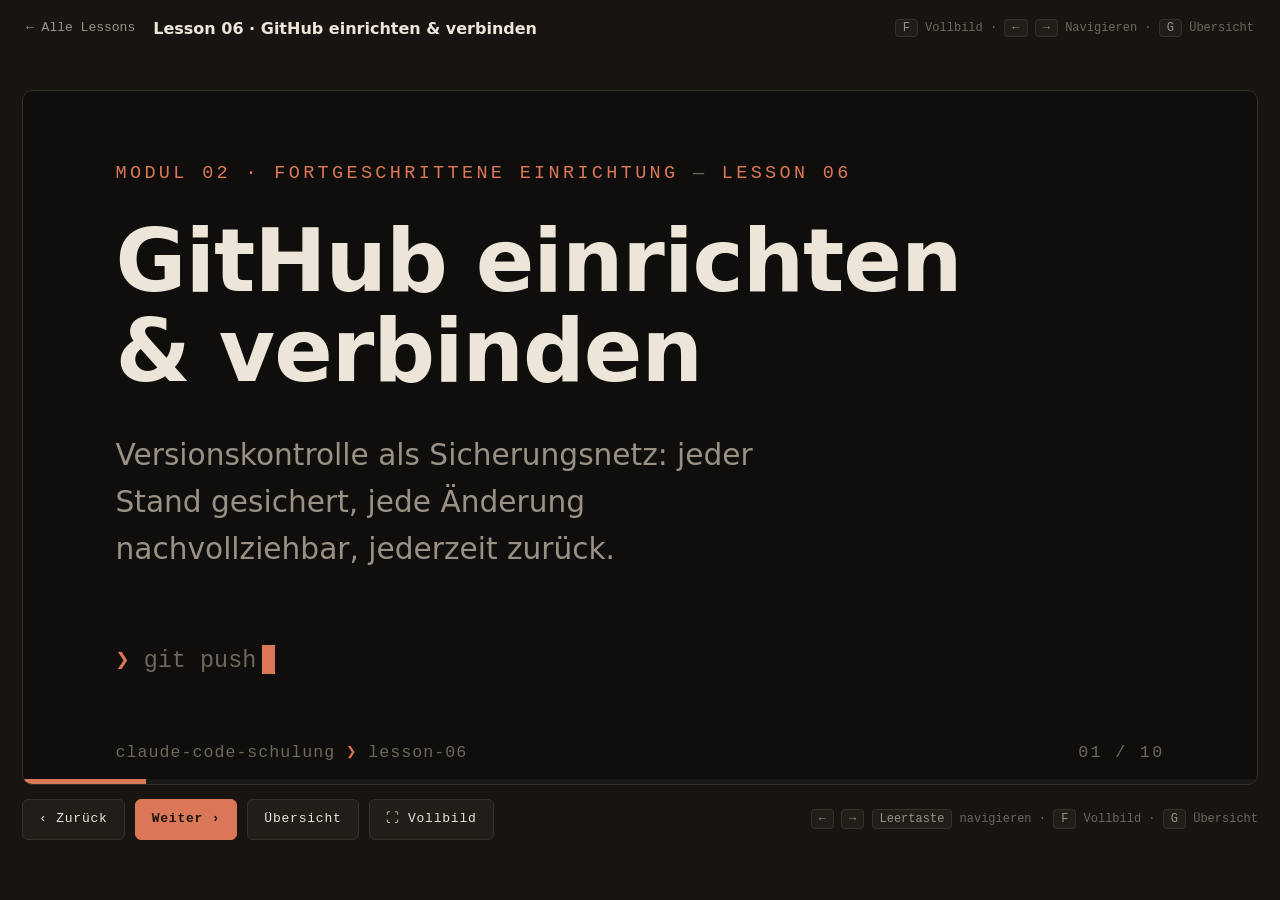
<file: lessons/lesson-06.html>
<!DOCTYPE html>
<html lang="de">
<head>
<meta charset="utf-8">
<meta name="viewport" content="width=device-width,initial-scale=1">
<title>Lesson 06 — GitHub einrichten &amp; verbinden · Claude Code Schulung</title>
<link rel="stylesheet" href="../assets/style.css">
</head>
<body class="lesson">

<nav class="topbar">
  <a class="back" href="../index.html">← Alle Lessons</a>
  <span class="tb-title">Lesson 06 · GitHub einrichten &amp; verbinden</span>
  <span class="tb-hint"><b>F</b> Vollbild · <b>←</b> <b>→</b> Navigieren · <b>G</b> Übersicht</span>
</nav>

<div class="playerbox">
<div id="fswrap">
<div class="stage" data-path="lesson-06" tabindex="0" aria-label="Präsentation Lesson 06">

  <!-- 01 · Titel -->
  <section class="slide" data-title="Titel — GitHub einrichten &amp; verbinden">
    <div class="s-eyebrow">modul 02 · fortgeschrittene einrichtung <span class="dim">—</span> lesson 06</div>
    <div class="t-big">GitHub einrichten &amp; verbinden</div>
    <div class="t-sub">Versionskontrolle als Sicherungsnetz: jeder Stand gesichert, jede Änderung nachvollziehbar, jederzeit zurück.</div>
    <div class="t-prompt"><span class="chev">❯</span> git push<span class="cursor"></span></div>
  </section>

  <!-- 02 · Lernziele -->
  <section class="slide" data-title="Lernziele">
    <div class="s-eyebrow">lesson 06 <span class="dim">·</span> lernziele</div>
    <div class="s-title">Was du nach dieser Lesson kannst</div>
    <div class="goals">
      <div class="goal"><span class="n">01</span><div class="g">Git und GitHub auseinanderhalten<small>Versionskontrolle lokal · die Plattform dafür im Netz</small></div></div>
      <div class="goal"><span class="n">02</span><div class="g">Dein Projekt mit einem Repository verbinden<small>von git --version bis zum ersten Push — der komplette Setup-Weg</small></div></div>
      <div class="goal"><span class="n">03</span><div class="g">Mit .gitignore steuern, was draußen bleibt<small>node_modules, .env &amp; Co. — und zwar vor dem ersten Commit</small></div></div>
      <div class="goal"><span class="n">04</span><div class="g">Claude Code die Git-Arbeit übernehmen lassen<small>committen und Messages schreiben — mit deiner Freigabe</small></div></div>
    </div>
  </section>

  <!-- 03 · Statement -->
  <section class="slide statement" data-title="Kernaussage">
    <div class="st-kicker">warum das jetzt kommt</div>
    <div class="st-text">Mit Claude Code ändert sich viel Code, schnell.<br><em>Git ist dein Sicherungsnetz.</em></div>
    <div class="st-note">Die KI fasst oft viele Dateien auf einmal an. Mit Git ist jeder Stand per Commit gesichert — und du kommst jederzeit zurück.</div>
  </section>

  <!-- 04 · Die 4 Begriffe -->
  <section class="slide" data-title="Die 4 Begriffe">
    <div class="s-eyebrow">lesson 06 <span class="dim">·</span> die vier begriffe</div>
    <div class="s-title">Vier Begriffe reichen für den Start</div>
    <div class="cards4">
      <div class="mcard">
        <span class="role">Der Projektspeicher</span>
        <h3>Repository</h3>
        <p>Dein Projekt samt kompletter Historie — lokal bei dir und als Kopie auf GitHub.</p>
      </div>
      <div class="mcard hero">
        <span class="role">Der Sicherungspunkt</span>
        <h3>Commit</h3>
        <p>Ein benannter Zwischenstand („Login gebaut") — zu jedem kannst du zurückspringen.</p>
      </div>
      <div class="mcard">
        <span class="role">Das Hochladen</span>
        <h3>Push</h3>
        <p>Schiebt deine lokalen Commits zu GitHub — erst dann ist der Stand auch online gesichert.</p>
      </div>
      <div class="mcard">
        <span class="role">Die Ausnahme-Liste</span>
        <h3>.gitignore</h3>
        <p>Legt fest, was Git ignoriert: Pakete, Build-Müll — und vor allem Zugangsdaten.</p>
      </div>
    </div>
  </section>

  <!-- 05 · Setup-Weg -->
  <section class="slide" data-title="Der Setup-Weg">
    <div class="s-eyebrow">lesson 06 <span class="dim">·</span> der setup-weg</div>
    <div class="s-title">In fünf Schritten zum ersten Push</div>
    <div class="pipe">
      <div class="pstep"><div class="pn">01</div><div class="pt">Git prüfen</div><div class="pd">git --version — fehlt es, kurz installieren</div></div>
      <div class="parr">→</div>
      <div class="pstep"><div class="pn">02</div><div class="pt">GitHub-Konto</div><div class="pd">kostenlos anlegen auf github.com</div></div>
      <div class="parr">→</div>
      <div class="pstep"><div class="pn">03</div><div class="pt">Repo erstellen</div><div class="pd">neues, leeres Repository auf GitHub</div></div>
      <div class="parr">→</div>
      <div class="pstep"><div class="pn">04</div><div class="pt">Ordner verbinden</div><div class="pd">Projektordner mit dem Repo verknüpfen</div></div>
      <div class="parr">→</div>
      <div class="pstep hot"><div class="pn">05</div><div class="pt">Erster Push</div><div class="pd">dein Stand liegt gesichert online</div></div>
    </div>
  </section>

  <!-- 06 · Terminal-Demo -->
  <section class="slide" data-title="Terminal-Demo: erster Push">
    <div class="s-eyebrow">lesson 06 <span class="dim">·</span> demo</div>
    <div class="s-title">Vier Befehle — und alles ist gesichert</div>
    <div class="term">
      <div class="bar2"><span class="dot r"></span><span class="dot y"></span><span class="dot g"></span><span class="tt">terminal — mein-projekt</span></div>
      <pre><span class="k">❯</span> git init
<span class="ok">✓</span> <span class="c">Repository angelegt — ab jetzt wird Historie geschrieben</span>
<span class="k">❯</span> git add .
<span class="k">❯</span> git commit -m "Erster Stand"
<span class="ok">✓</span> <span class="c">14 Dateien im ersten Commit gesichert</span>
<span class="k">❯</span> git push -u origin main
<span class="ok">✓</span> <span class="c">Stand liegt auf GitHub — Sicherungsnetz aktiv</span></pre>
    </div>
    <div class="caption">Merken musst du dir das nicht: Claude Code führt diese Befehle auf Zuruf für dich aus.</div>
  </section>

  <!-- 07 · .gitignore zuerst -->
  <section class="slide" data-title=".gitignore zuerst">
    <div class="s-eyebrow">lesson 06 <span class="dim">·</span> .gitignore</div>
    <div class="s-title">Erst die .gitignore — dann der erste Commit</div>
    <div class="editor">
      <div class="tabbar"><span class="tab"><span class="fico">▸</span>.gitignore</span><span class="tab2">mein-projekt</span></div>
      <pre><span class="ln"><span class="cm"># Pakete — riesig &amp; jederzeit neu installierbar</span></span><span class="ln"><span class="b">node_modules/</span></span><span class="ln"><span class="cm"># Zugangsdaten — gehören NIE ins Repo</span></span><span class="ln"><span class="h">.env</span></span><span class="ln"><span class="cm"># Build-Ausgaben &amp; Logs</span></span><span class="ln"><span class="b">dist/</span></span><span class="ln"><span class="b">*.log</span></span></pre>
    </div>
    <div class="snote" style="align-self:center;margin-top:2.2cqi"><b>.env darf nie ins Repo.</b> Was in diese Datei gehört und wie du Zugangsdaten sauber organisierst, klärt Lesson 07.</div>
  </section>

  <!-- 08 · Claude Code + Git -->
  <section class="slide" data-title="Claude Code + Git">
    <div class="s-eyebrow">lesson 06 <span class="dim">·</span> claude übernimmt</div>
    <div class="s-title">Git-Arbeit? Delegierst du.</div>
    <ul class="points">
      <li><b>Committen lassen.</b><small>„Committe den aktuellen Stand" — Claude führt die Git-Befehle für dich aus.</small></li>
      <li><b>Commit-Messages schreiben lassen.</b><small>Claude kennt die Änderung und fasst sie präziser zusammen als „Update".</small></li>
      <li><b>Vor großen Änderungen committen.</b><small>Erst Sicherungspunkt setzen, dann umbauen lassen — der Rückweg bleibt offen.</small></li>
      <li><b>Du gibst frei.</b><small>Claude fragt vor jedem Git-Kommando nach — du behältst die Kontrolle.</small></li>
    </ul>
  </section>

  <!-- 09 · Do/Don't -->
  <section class="slide" data-title="Do / Don't">
    <div class="s-eyebrow">lesson 06 <span class="dim">·</span> typische fehler</div>
    <div class="s-title">Woran Git-Anfänge scheitern</div>
    <div class="dd">
      <div class="ddcol bad">
        <h3>✕ &nbsp;So nicht</h3>
        <ul>
          <li><b>Riesen-Sammel-Commits</b> — „alles von dieser Woche" in einem Rutsch</li>
          <li><b>Secrets im Repo</b> — Keys und Passwörter mitcommitten</li>
          <li><b>„Später mal sichern"</b> — und der gute Stand ist längst überschrieben</li>
        </ul>
      </div>
      <div class="ddcol good">
        <h3>✓ &nbsp;Stattdessen</h3>
        <ul>
          <li><b>Kleine Commits</b> — ein Arbeitsschritt, ein Sicherungspunkt</li>
          <li><b>Sprechende Messages</b> — „Login-Formular validiert" statt „Update"</li>
          <li><b>Vor jedem Experiment committen</b> — dann darf es auch schiefgehen</li>
        </ul>
      </div>
    </div>
  </section>

  <!-- 10 · Recap -->
  <section class="slide" data-title="Recap &amp; Merksatz">
    <div class="s-eyebrow">lesson 06 <span class="dim">·</span> recap</div>
    <div class="s-title">Das nimmst du mit</div>
    <div class="recap">
      <ul class="rl">
        <li><b>Git sichert lokal,</b> GitHub ist die Plattform dazu</li>
        <li><b>Jeder Commit = Sicherungspunkt</b> — jederzeit zurück</li>
        <li><b>.gitignore vor dem ersten Commit</b> — .env bleibt draußen</li>
        <li><b>Claude committet für dich</b> — freigeben tust du</li>
      </ul>
      <div class="merk">
        <div class="tag2">merksatz</div>
        <p>„Commit früh, commit oft — Rückwärtsgang inklusive."</p>
      </div>
    </div>
  </section>

</div>
</div>
</div>

<script src="../assets/slides.js"></script>
</body>
</html>
</file>
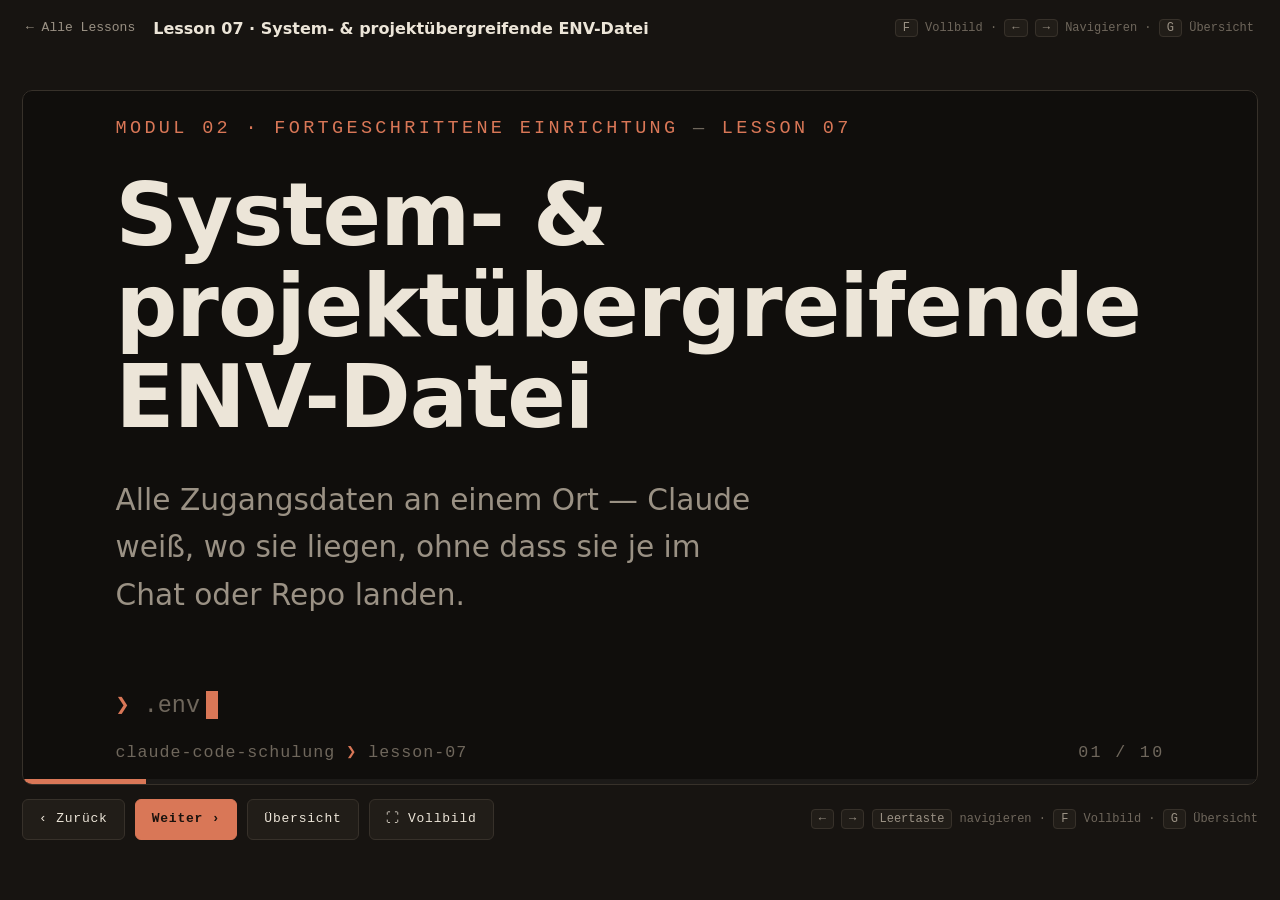
<file: lessons/lesson-07.html>
<!DOCTYPE html>
<html lang="de">
<head>
<meta charset="utf-8">
<meta name="viewport" content="width=device-width,initial-scale=1">
<title>Lesson 07 — System- &amp; projektübergreifende ENV-Datei · Claude Code Schulung</title>
<link rel="stylesheet" href="../assets/style.css">
</head>
<body class="lesson">

<nav class="topbar">
  <a class="back" href="../index.html">← Alle Lessons</a>
  <span class="tb-title">Lesson 07 · System- &amp; projektübergreifende ENV-Datei</span>
  <span class="tb-hint"><b>F</b> Vollbild · <b>←</b> <b>→</b> Navigieren · <b>G</b> Übersicht</span>
</nav>

<div class="playerbox">
<div id="fswrap">
<div class="stage" data-path="lesson-07" tabindex="0" aria-label="Präsentation Lesson 07">

  <!-- 01 · Titel -->
  <section class="slide" data-title="Titel — System- &amp; projektübergreifende ENV-Datei">
    <div class="s-eyebrow">modul 02 · fortgeschrittene einrichtung <span class="dim">—</span> lesson 07</div>
    <div class="t-big">System- &amp; projektübergreifende ENV-Datei</div>
    <div class="t-sub">Alle Zugangsdaten an einem Ort — Claude weiß, wo sie liegen, ohne dass sie je im Chat oder Repo landen.</div>
    <div class="t-prompt"><span class="chev">❯</span> .env<span class="cursor"></span></div>
  </section>

  <!-- 02 · Lernziele -->
  <section class="slide" data-title="Lernziele">
    <div class="s-eyebrow">lesson 07 <span class="dim">·</span> lernziele</div>
    <div class="s-title">Was du nach dieser Lesson kannst</div>
    <div class="goals">
      <div class="goal"><span class="n">01</span><div class="g">.env-Dateien lesen und schreiben<small>Schlüssel-Wert-Paare für Zugangsdaten — eine .env pro Projekt</small></div></div>
      <div class="goal"><span class="n">02</span><div class="g">Eine zentrale, projektübergreifende Struktur aufbauen<small>ein Ordner für globale Keys — alle Projekte verweisen darauf</small></div></div>
      <div class="goal"><span class="n">03</span><div class="g">Claude den Weg zeigen — nicht die Werte<small>CLAUDE.md verweist auf Fundorte, .gitignore hält Secrets draußen</small></div></div>
      <div class="goal"><span class="n">04</span><div class="g">.env, .env.example und CLAUDE.md sauber trennen<small>was committet wird — und was niemals</small></div></div>
    </div>
  </section>

  <!-- 03 · Statement -->
  <section class="slide statement" data-title="Kernaussage">
    <div class="st-kicker">das problem</div>
    <div class="st-text">API-Keys in Chats, Notizen und Code verstreut — <em>das ist eine Zeitbombe.</em></div>
    <div class="st-note">Jede Kopie eines Keys ist ein Risiko. Die Lösung: ein Ort, klare Regeln — und Verweise statt Werte.</div>
  </section>

  <!-- 04 · Was ist eine .env -->
  <section class="slide" data-title="Was ist eine .env?">
    <div class="s-eyebrow">lesson 07 <span class="dim">·</span> grundlagen</div>
    <div class="s-title">Eine Datei, ein Job: Zugangsdaten halten</div>
    <div class="split">
      <ul class="points">
        <li><b>Schlüssel-Wert-Paare.</b><small>Eine Zeile pro Zugang: NAME=wert — mehr Format braucht es nicht.</small></li>
        <li><b>Eine .env pro Projekt.</b><small>Liegt im Projektordner und wird beim Start eingelesen.</small></li>
        <li><b>Nie im Code, nie im Chat.</b><small>Der Code liest die Variable — den echten Wert kennt nur die Datei.</small></li>
      </ul>
      <div class="editor">
        <div class="tabbar"><span class="tab"><span class="fico">▸</span>.env</span><span class="tab2">mein-projekt</span></div>
        <pre><span class="ln"><span class="cm"># Zugangsdaten dieses Projekts</span></span><span class="ln"><span class="h">OPENAI_API_KEY</span>=<span class="s">sk-proj-a1b2c3…</span></span><span class="ln"><span class="h">N8N_API_URL</span>=<span class="s">https://dein-space.n8n.cloud</span></span><span class="ln"><span class="h">N8N_API_KEY</span>=<span class="s">eyJhbGciOiJIUzI1…</span></span></pre>
      </div>
    </div>
  </section>

  <!-- 05 · Zentrale Struktur -->
  <section class="slide" data-title="Zentrale Struktur">
    <div class="s-eyebrow">lesson 07 <span class="dim">·</span> zentrale struktur</div>
    <div class="s-title">Ein zentraler Ort — plus eine .env pro Projekt</div>
    <div class="editor">
      <div class="tabbar"><span class="tab"><span class="fico">▸</span>claude-zentrale/</span><span class="tab2">ordnerstruktur</span></div>
      <pre><span class="ln"><span class="b">claude-zentrale/</span>          <span class="cm"># ein Ort — für alle Projekte</span></span><span class="ln">  master-context.md       <span class="cm"># zentraler Kontext, auf den CLAUDE.md verweist</span></span><span class="ln">  <span class="b">zugangsdaten/</span></span><span class="ln">    <span class="h">global.env</span>            <span class="cm"># projektübergreifende Keys</span></span><span class="ln"><span class="b">projekt-a/</span></span><span class="ln">  <span class="h">.env</span>                    <span class="cm"># nur die Keys von Projekt A</span></span><span class="ln"><span class="b">projekt-b/</span></span><span class="ln">  <span class="h">.env</span>                    <span class="cm"># nur die Keys von Projekt B</span></span></pre>
    </div>
    <div class="caption">Globales liegt <b style="color:var(--cream)">einmal</b> zentral — jedes Projekt behält nur seine eigenen Keys.</div>
  </section>

  <!-- 06 · Claude den Weg zeigen -->
  <section class="slide" data-title="Claude den Weg zeigen">
    <div class="s-eyebrow">lesson 07 <span class="dim">·</span> claude.md</div>
    <div class="s-title">CLAUDE.md verweist — statt zu verraten</div>
    <div class="editor">
      <div class="tabbar"><span class="tab"><span class="fico">▸</span>CLAUDE.md</span><span class="tab2">ausschnitt</span></div>
      <pre><span class="ln"><span class="h">## Zugangsdaten</span></span><span class="ln"></span><span class="ln">- Globale Keys: <span class="s">C:/claude-zentrale/zugangsdaten/global.env</span></span><span class="ln">- Projekt-Keys: <span class="s">.env</span> im jeweiligen Projektordner</span><span class="ln">- Werte <span class="b">NIEMALS</span> ausgeben, loggen oder committen.</span><span class="ln">- Im Zweifel: <span class="b">Datei referenzieren, nicht zitieren.</span></span></pre>
    </div>
    <div class="caption">Claude kennt den <b style="color:var(--cream)">Ort</b> — die Werte bleiben in der Datei.</div>
  </section>

  <!-- 07 · .gitignore-Pflicht -->
  <section class="slide" data-title=".gitignore-Pflicht">
    <div class="s-eyebrow">lesson 07 <span class="dim">·</span> .gitignore</div>
    <div class="s-title">Ohne Ausnahme: .env steht in .gitignore</div>
    <div class="editor">
      <div class="tabbar"><span class="tab"><span class="fico">▸</span>.gitignore</span><span class="tab2">jedes projekt</span></div>
      <pre><span class="ln"><span class="cm"># Secrets bleiben draußen — immer</span></span><span class="ln"><span class="h">.env</span></span><span class="ln"><span class="h">.env.*</span></span><span class="ln"><span class="b">!.env.example</span>    <span class="cm"># die Vorlage darf ins Repo</span></span></pre>
    </div>
    <div class="snote" style="align-self:center;margin-top:2.2cqi"><b>Einmal gepusht = verbrannt.</b> Landet ein Key doch im Repo, hilft kein Löschen — die Git-Historie vergisst nichts. Sofort rotieren: alten Key sperren, neuen erzeugen.</div>
  </section>

  <!-- 08 · Drei Dateien, drei Jobs -->
  <section class="slide" data-title="Drei Dateien, drei Jobs">
    <div class="s-eyebrow">lesson 07 <span class="dim">·</span> drei dateien</div>
    <div class="s-title">Drei Dateien, drei Jobs</div>
    <table class="ctable">
      <thead><tr><th></th><th>Inhalt</th><th>Committen?</th><th>Zweck</th></tr></thead>
      <tbody>
        <tr><td>.env</td><td>echte Secrets: Keys, Tokens, Passwörter</td><td class="bad">✕ niemals</td><td>die Werte selbst — nur lokal</td></tr>
        <tr><td>.env.example</td><td>gleiche Schlüssel, ohne echte Werte</td><td class="good">✓ ja</td><td>Struktur-Vorlage fürs Team</td></tr>
        <tr><td>CLAUDE.md</td><td>Regeln &amp; Verweise auf Fundorte</td><td class="good">✓ ja — ohne Secrets!</td><td>Claude den Weg zeigen</td></tr>
      </tbody>
    </table>
  </section>

  <!-- 09 · Do/Don't -->
  <section class="slide" data-title="Do / Don't">
    <div class="s-eyebrow">lesson 07 <span class="dim">·</span> typische fehler</div>
    <div class="s-title">Wie Keys verbrennen — und wie nicht</div>
    <div class="dd">
      <div class="ddcol bad">
        <h3>✕ &nbsp;So nicht</h3>
        <ul>
          <li><b>Keys im Prompt posten</b> — „hier ist mein Key: sk-…"</li>
          <li><b>Im Code hardcoden</b> — der Wert wandert in jede Kopie mit</li>
          <li><b>.env committen</b> — „ist doch eh mein privates Repo"</li>
        </ul>
      </div>
      <div class="ddcol good">
        <h3>✓ &nbsp;Stattdessen</h3>
        <ul>
          <li><b>Referenzieren statt zeigen</b> — „liegt in global.env, Zeile OPENAI_API_KEY"</li>
          <li><b>.env.example pflegen</b> — jeder neue Schlüssel auch in die Vorlage</li>
          <li><b>Keys rotieren</b> — regelmäßig, und sofort bei jedem Verdacht</li>
        </ul>
      </div>
    </div>
  </section>

  <!-- 10 · Recap -->
  <section class="slide" data-title="Recap &amp; Merksatz">
    <div class="s-eyebrow">lesson 07 <span class="dim">·</span> recap</div>
    <div class="s-title">Das nimmst du mit</div>
    <div class="recap">
      <ul class="rl">
        <li><b>Eine .env pro Projekt</b> — plus ein zentraler Ort für globale Keys</li>
        <li><b>CLAUDE.md verweist</b> — die Werte bleiben in der Datei</li>
        <li><b>.env in .gitignore,</b> .env.example als Vorlage committen</li>
        <li><b>Gepushter Key = verbrannt</b> — sofort rotieren</li>
      </ul>
      <div class="merk">
        <div class="tag2">merksatz</div>
        <p>„Claude soll wissen, WO die Schlüssel liegen — nicht, WIE sie lauten."</p>
      </div>
    </div>
  </section>

</div>
</div>
</div>

<script src="../assets/slides.js"></script>
</body>
</html>
</file>
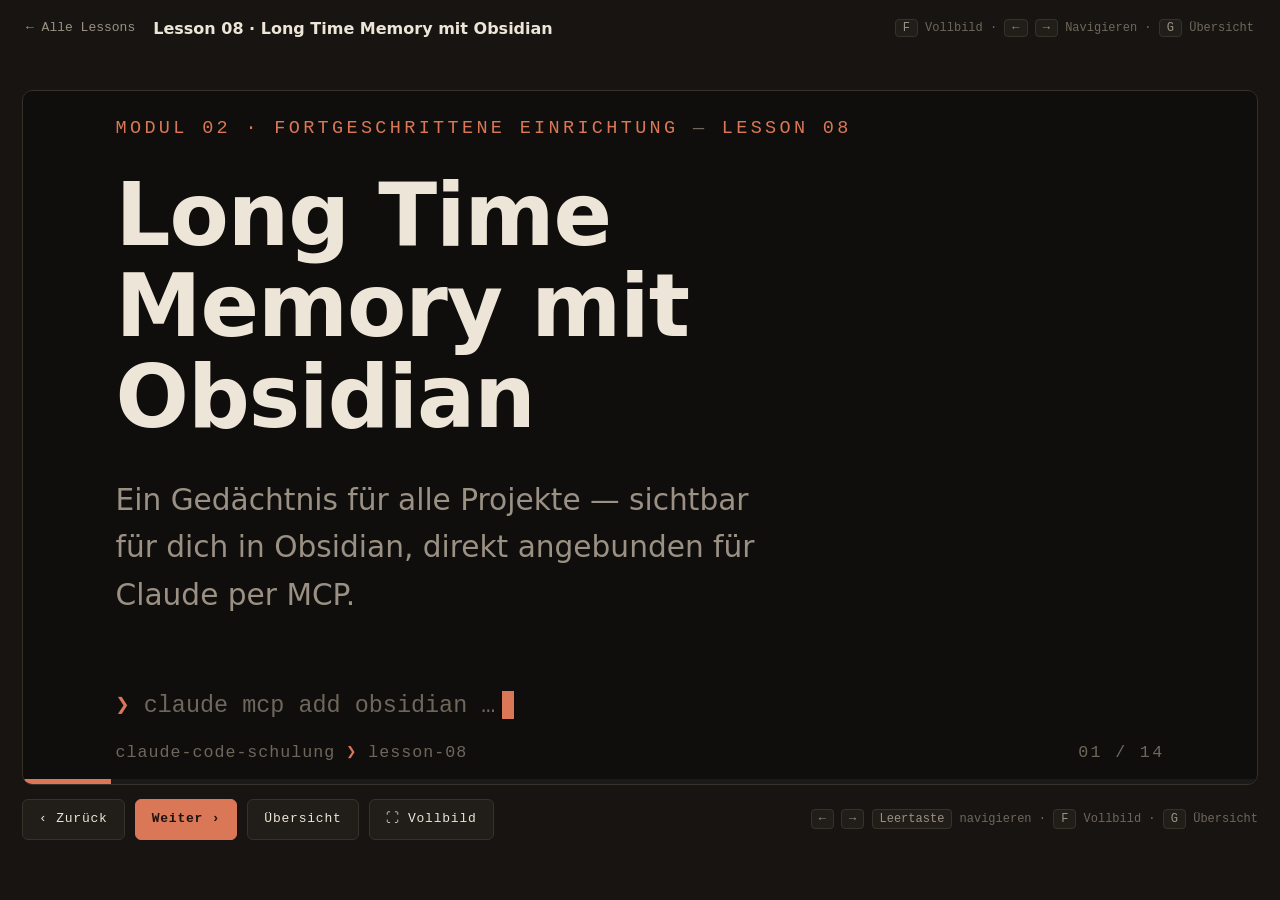
<file: lessons/lesson-08.html>
<!DOCTYPE html>
<html lang="de">
<head>
<meta charset="utf-8">
<meta name="viewport" content="width=device-width,initial-scale=1">
<title>Lesson 08 — Long Time Memory mit Obsidian · Claude Code Schulung</title>
<link rel="stylesheet" href="../assets/style.css">
</head>
<body class="lesson">

<nav class="topbar">
  <a class="back" href="../index.html">← Alle Lessons</a>
  <span class="tb-title">Lesson 08 · Long Time Memory mit Obsidian</span>
  <span class="tb-hint"><b>F</b> Vollbild · <b>←</b> <b>→</b> Navigieren · <b>G</b> Übersicht</span>
</nav>

<div class="playerbox">
<div id="fswrap">
<div class="stage" data-path="lesson-08" tabindex="0" aria-label="Präsentation Lesson 08">

  <!-- 01 · Titel -->
  <section class="slide" data-title="Titel — Long Time Memory mit Obsidian">
    <div class="s-eyebrow">modul 02 · fortgeschrittene einrichtung <span class="dim">—</span> lesson 08</div>
    <div class="t-big">Long Time Memory mit Obsidian</div>
    <div class="t-sub">Ein Gedächtnis für alle Projekte — sichtbar für dich in Obsidian, direkt angebunden für Claude per MCP.</div>
    <div class="t-prompt"><span class="chev">❯</span> claude mcp add obsidian …<span class="cursor"></span></div>
  </section>

  <!-- 02 · Lernziele -->
  <section class="slide" data-title="Lernziele">
    <div class="s-eyebrow">lesson 08 <span class="dim">·</span> lernziele</div>
    <div class="s-title">Was du nach dieser Lesson kannst</div>
    <div class="goals">
      <div class="goal"><span class="n">01</span><div class="g">Einen Obsidian-Vault als globales Gedächtnis anlegen<small>im zentralen Ordner aus Lesson 07 — ein Ort für alles Projektübergreifende</small></div></div>
      <div class="goal"><span class="n">02</span><div class="g">Den Obsidian-MCP installieren und verbinden<small>Local-REST-API-Plugin + ein Befehl — Claude bekommt echte Obsidian-Werkzeuge</small></div></div>
      <div class="goal"><span class="n">03</span><div class="g">Das Memory global verankern<small>CLAUDE.md, README und obsidian.env im globalen Ordner — wird vor jedem Projekt gelesen</small></div></div>
      <div class="goal"><span class="n">04</span><div class="g">Das Gedächtnis testen und pflegen<small>/memory-Check, Live-Test über zwei Projekte, klare Pflege-Regeln</small></div></div>
    </div>
  </section>

  <!-- 03 · Statement -->
  <section class="slide statement" data-title="Kernaussage">
    <div class="st-kicker">das problem</div>
    <div class="st-text">Jede Session startet bei Null —<br><em>außer du gibst Claude ein Gedächtnis.</em></div>
    <div class="st-note">Ab heute wohnt es in Obsidian: sichtbar für dich als Graph, direkt beschreibbar für Claude über den MCP.</div>
  </section>

  <!-- 04 · Architektur -->
  <section class="slide" data-title="Die Architektur">
    <div class="s-eyebrow">lesson 08 <span class="dim">·</span> die architektur</div>
    <div class="s-title">Ein Zeiger, ein Vault, alle Projekte</div>
    <div class="diag">
      <div class="dlvl">
        <div class="dnode"><div class="dt">~/.claude/CLAUDE.md</div><div class="dr">zeiger · wird in jedem projekt zuerst gelesen</div></div>
      </div>
      <div class="dconn"></div>
      <div class="dlvl">
        <div class="dnode hub"><div class="dt">Obsidian-Vault „claude-memory"</div><div class="dr">im globalen ordner · index immer geladen</div></div>
      </div>
      <div class="dconn"></div>
      <div class="dfan"><span></span><span></span><span></span></div>
      <div class="dlvl">
        <div class="dnode"><div class="dt">Projekt A</div><div class="dr">liest &amp; schreibt via mcp</div></div>
        <div class="dnode"><div class="dt">Projekt B</div><div class="dr">liest &amp; schreibt via mcp</div></div>
        <div class="dnode"><div class="dt">Obsidian (du)</div><div class="dr">graph · backlinks · mobil</div></div>
      </div>
    </div>
  </section>

  <!-- 05 · Warum Obsidian -->
  <section class="slide" data-title="Warum Obsidian?">
    <div class="s-eyebrow">lesson 08 <span class="dim">·</span> warum obsidian</div>
    <div class="s-title">Drei Gründe für genau dieses Werkzeug</div>
    <div class="cards3">
      <div class="mcard">
        <span class="role">Nur Markdown</span>
        <h3>Deine Dateien</h3>
        <p>Ein Vault ist ein normaler Ordner voller .md-Dateien — kein Lock-in, Git-tauglich, für immer lesbar.</p>
      </div>
      <div class="mcard hero">
        <span class="role">Graph &amp; Backlinks</span>
        <h3>Sichtbares Wissen</h3>
        <p>Du siehst dein Gedächtnis wachsen: Verknüpfungen, Rückverweise, Volltextsuche — auch mobil.</p>
      </div>
      <div class="mcard">
        <span class="role">MCP-Schnittstelle</span>
        <h3>Direkter Draht</h3>
        <p>Claude liest, schreibt und durchsucht den Vault über echte Obsidian-Werkzeuge — nicht nur als Dateien.</p>
      </div>
    </div>
  </section>

  <!-- 06 · Vault anlegen -->
  <section class="slide" data-title="Schritt 1: Vault anlegen">
    <div class="s-eyebrow">lesson 08 <span class="dim">·</span> schritt 1</div>
    <div class="s-title">Der Vault — in vier Minuten angelegt</div>
    <div class="pipe">
      <div class="pstep"><div class="pn">01</div><div class="pt">Obsidian installieren</div><div class="pd">obsidian.md — kostenlos für Windows, Mac &amp; Linux</div></div>
      <div class="parr">→</div>
      <div class="pstep"><div class="pn">02</div><div class="pt">Vault anlegen</div><div class="pd">„claude-memory" im zentralen Ordner (Lesson 07)</div></div>
      <div class="parr">→</div>
      <div class="pstep hot"><div class="pn">03</div><div class="pt">Struktur von Claude</div><div class="pd">die Grundstruktur einfach anlegen lassen</div></div>
      <div class="parr">→</div>
      <div class="pstep"><div class="pn">04</div><div class="pt">In Obsidian öffnen</div><div class="pd">ansehen, Graph bewundern — fertig</div></div>
    </div>
  </section>

  <!-- 07 · Struktur -->
  <section class="slide" data-title="Die Vault-Struktur">
    <div class="s-eyebrow">lesson 08 <span class="dim">·</span> die struktur</div>
    <div class="s-title">Ein Index, vier Schubladen</div>
    <div class="editor">
      <div class="tabbar"><span class="tab"><span class="fico">▸</span>claude-memory\</span><span class="tab2">C:\claude-zentrale\</span></div>
      <pre><span class="ln"><span class="h">MEMORY.md</span>               <span class="cm"># Index: 1 Zeile pro Notiz — wird IMMER geladen</span></span><span class="ln"><span class="b">arbeitsweisen.md</span>        <span class="cm"># wie du arbeitest: Regeln, Vorlieben, No-Gos</span></span><span class="ln"><span class="b">entscheidungen.md</span>       <span class="cm"># wichtige Entscheidungen + das Warum</span></span><span class="ln"><span class="b">wissen\</span>                 <span class="cm"># Fach- &amp; Tool-Wissen</span></span><span class="ln">  n8n-instanzen.md</span><span class="ln"><span class="b">projekte\</span>               <span class="cm"># 1 Datei pro Projekt: Stand &amp; Besonderheiten</span></span><span class="ln">  kunde-a-shop.md</span><span class="ln">  tool-zeiterfassung.md</span></pre>
    </div>
  </section>

  <!-- 08 · MCP einrichten -->
  <section class="slide" data-title="Schritt 2: Obsidian-MCP einrichten">
    <div class="s-eyebrow">lesson 08 <span class="dim">·</span> schritt 2 — der mcp</div>
    <div class="s-title">Plugin rein, ein Befehl — verbunden</div>
    <div class="split">
      <ul class="points">
        <li><b>Plugin „Local REST API" installieren.</b><small>Obsidian → Einstellungen → Community-Plugins → suchen, installieren, aktivieren.</small></li>
        <li><b>HTTP-Server aktivieren &amp; API-Key kopieren.</b><small>Beides direkt in den Plugin-Einstellungen — der Key ist dein Zugang.</small></li>
        <li><b>MCP registrieren, Claude Code neu starten.</b><small>Ein Befehl (rechts) — danach stehen die Obsidian-Tools in jeder Session bereit.</small></li>
      </ul>
      <div class="term">
        <div class="bar2"><span class="dot r"></span><span class="dot y"></span><span class="dot g"></span><span class="tt">terminal</span></div>
        <pre><span class="k">❯</span> claude mcp add --transport http obsidian \
    http://127.0.0.1:27123/mcp/ \
    --header <span class="c">"Authorization: Bearer &lt;API-KEY&gt;"</span>
<span class="ok">✓</span> MCP-Server „obsidian" hinzugefügt

<span class="k">❯</span> /mcp
  <span class="ok">●</span> obsidian — verbunden, Tools verfügbar</pre>
      </div>
    </div>
  </section>

  <!-- 09 · Was der MCP kann -->
  <section class="slide" data-title="Was dir der MCP im Alltag gibt">
    <div class="s-eyebrow">lesson 08 <span class="dim">·</span> die möglichkeiten</div>
    <div class="s-title">Was dir der Obsidian-MCP im Alltag gibt</div>
    <div class="cards4">
      <div class="mcard">
        <span class="role">Schreiben</span>
        <h3>Notizen anlegen &amp; pflegen</h3>
        <p>„Merke dir: …" landet als saubere Notiz im Vault — inklusive Index-Update.</p>
      </div>
      <div class="mcard hero">
        <span class="role">Suchen</span>
        <h3>Vault-Suche</h3>
        <p>„Was wissen wir über Kunde A?" — Claude durchsucht den Vault über Obsidians Index.</p>
      </div>
      <div class="mcard">
        <span class="role">Präzise ändern</span>
        <h3>Gezielt patchen</h3>
        <p>Einzelne Abschnitte oder Frontmatter ändern — statt ganze Dateien zu überschreiben.</p>
      </div>
      <div class="mcard">
        <span class="role">Kontext</span>
        <h3>Aktive Notiz &amp; Daily Notes</h3>
        <p>„Arbeite mit der Notiz, die ich gerade offen habe" — oder Tagesnotizen als Arbeitslog.</p>
      </div>
    </div>
  </section>

  <!-- 10 · obsidian.env -->
  <section class="slide" data-title="Die globale obsidian.env">
    <div class="s-eyebrow">lesson 08 <span class="dim">·</span> zugangsdaten</div>
    <div class="s-title">Alles Wichtige in einer .env — wie in Lesson 07</div>
    <div class="editor">
      <div class="tabbar"><span class="tab"><span class="fico">▸</span>obsidian.env</span><span class="tab2">C:\claude-zentrale\zugangsdaten\</span></div>
      <pre><span class="ln"><span class="cm"># Obsidian Long Time Memory — Zugang &amp; Orte</span></span><span class="ln"><span class="h">OBSIDIAN_API_URL</span>=<span class="s">http://127.0.0.1:27123</span></span><span class="ln"><span class="h">OBSIDIAN_API_KEY</span>=<span class="s">xxxxxxxxxxxxxxxx</span>        <span class="cm"># aus den Plugin-Einstellungen</span></span><span class="ln"><span class="h">OBSIDIAN_VAULT_PATH</span>=<span class="s">C:/claude-zentrale/claude-memory</span></span><span class="ln"></span><span class="ln"><span class="cm"># Regel aus Lesson 07: referenzieren, nie ausgeben, nie committen</span></span></pre>
    </div>
    <div class="snote" style="align-self:center;margin-top:2.2cqi"><b>Ein Ort für alles Globale:</b> Die obsidian.env liegt neben der global.env — jede Config (MCP, Skripte, neuer Rechner) bedient sich hier, statt Werte zu verstreuen.</div>
  </section>

  <!-- 11 · Verankern -->
  <section class="slide" data-title="Global verankern: CLAUDE.md + README">
    <div class="s-eyebrow">lesson 08 <span class="dim">·</span> verankern</div>
    <div class="s-title">Ein Eintrag — und jedes Projekt kennt dein Gedächtnis</div>
    <div class="editor">
      <div class="tabbar"><span class="tab"><span class="fico">▸</span>CLAUDE.md</span><span class="tab2">C:\claude-zentrale\ — gilt für ALLE Projekte</span></div>
      <pre><span class="ln"><span class="h">## Long Time Memory (Obsidian)</span></span><span class="ln">- Vault: <span class="s">C:/claude-zentrale/claude-memory/</span> — Zugriff via Obsidian-MCP</span><span class="ln">- Zugang &amp; Orte: <span class="s">zugangsdaten/obsidian.env</span></span><span class="ln"><span class="s">@claude-memory/MEMORY.md</span>   <span class="cm"># Index wird IMMER mitgeladen</span></span><span class="ln"></span><span class="ln"><span class="h">Regeln:</span> Neue dauerhafte Erkenntnis → sofort in der passenden Notiz</span><span class="ln">ergänzen + Index aktualisieren. Veraltetes löschen, Index kompakt halten.</span><span class="ln"><span class="b">Keine Secrets ins Memory</span> — die liegen in der .env-Struktur.</span></pre>
    </div>
    <div class="snote" style="align-self:center;margin-top:2.2cqi"><b>Die Anbindung:</b> <code style="font-family:var(--f-mono)">~/.claude/CLAUDE.md</code> enthält nur eine Zeile — <code style="font-family:var(--f-mono)">@C:/claude-zentrale/CLAUDE.md</code> — und wird in <b>jedem</b> Projekt automatisch zuerst gelesen. Die README.md daneben erklärt die Struktur für Menschen.</div>
  </section>

  <!-- 12 · Live-Test -->
  <section class="slide" data-title="Check &amp; Live-Test">
    <div class="s-eyebrow">lesson 08 <span class="dim">·</span> der beweis</div>
    <div class="s-title">Erst prüfen, dann über zwei Projekte testen</div>
    <div class="term wide">
      <div class="bar2"><span class="dot r"></span><span class="dot y"></span><span class="dot g"></span><span class="tt">claude code — projekt-a</span></div>
      <pre><span class="k">❯</span> /memory
  <span class="ok">✓</span> ~/.claude/CLAUDE.md <span class="c">→</span> claude-zentrale/CLAUDE.md <span class="c">→</span> MEMORY.md geladen
<span class="k">❯</span> Merke dir dauerhaft: Deployments machen wir immer erst auf Staging.
<span class="ok">✓</span> arbeitsweisen.md ergänzt <span class="c">(via Obsidian-MCP) · Index aktualisiert</span>

<span class="c">— neue Session, ANDERES Projekt —</span>
<span class="k">❯</span> Wie deployen wir hier?
  Laut deiner Arbeitsweise: <span class="ok">immer erst auf Staging</span> — soll ich so vorgehen?</pre>
    </div>
    <div class="caption">Und in Obsidian siehst du die neue Notiz sofort — samt Verknüpfung im Graph.</div>
  </section>

  <!-- 13 · Do/Don't -->
  <section class="slide" data-title="Was rein gehört — und was nicht">
    <div class="s-eyebrow">lesson 08 <span class="dim">·</span> pflege</div>
    <div class="s-title">Was rein gehört — und was nicht</div>
    <div class="dd">
      <div class="ddcol bad">
        <h3>✕ &nbsp;Gehört nicht rein</h3>
        <ul>
          <li><b>Passwörter &amp; API-Keys</b> — die wohnen in der .env (Lesson 07!)</li>
          <li><b>Tagesgeschäft &amp; Einmaliges</b> — das ist Chat, kein Gedächtnis</li>
          <li><b>Alles sammeln, nie löschen</b> — ein Museum hilft niemandem</li>
        </ul>
      </div>
      <div class="ddcol good">
        <h3>✓ &nbsp;Gehört rein</h3>
        <ul>
          <li><b>Arbeitsweisen &amp; Entscheidungen</b> — inklusive dem Warum</li>
          <li><b>Projekt- &amp; Tool-Wissen</b>, das nicht im Code steht</li>
          <li><b>Pflege als Gewohnheit</b> — nach großen Aufgaben aktualisieren, Veraltetes raus</li>
        </ul>
      </div>
    </div>
  </section>

  <!-- 14 · Recap -->
  <section class="slide" data-title="Recap &amp; Merksatz">
    <div class="s-eyebrow">lesson 08 <span class="dim">·</span> recap</div>
    <div class="s-title">Das nimmst du mit</div>
    <div class="recap">
      <ul class="rl">
        <li><b>Vault im globalen Ordner</b> — nur Markdown, sichtbar in Obsidian</li>
        <li><b>MCP = direkter Draht</b> — schreiben, suchen, patchen, aktive Notiz</li>
        <li><b>Global verankert</b> — CLAUDE.md + README + obsidian.env, Index immer geladen</li>
        <li>Pflege gehört dazu: <b>aktualisieren, löschen, kompakt halten</b></li>
      </ul>
      <div class="merk">
        <div class="tag2">merksatz</div>
        <p>„Dein Wissen wohnt in Obsidian — Claude zieht bei jedem Start mit ein."</p>
      </div>
    </div>
  </section>

</div>
</div>
</div>

<script src="../assets/slides.js"></script>
</body>
</html>
</file>
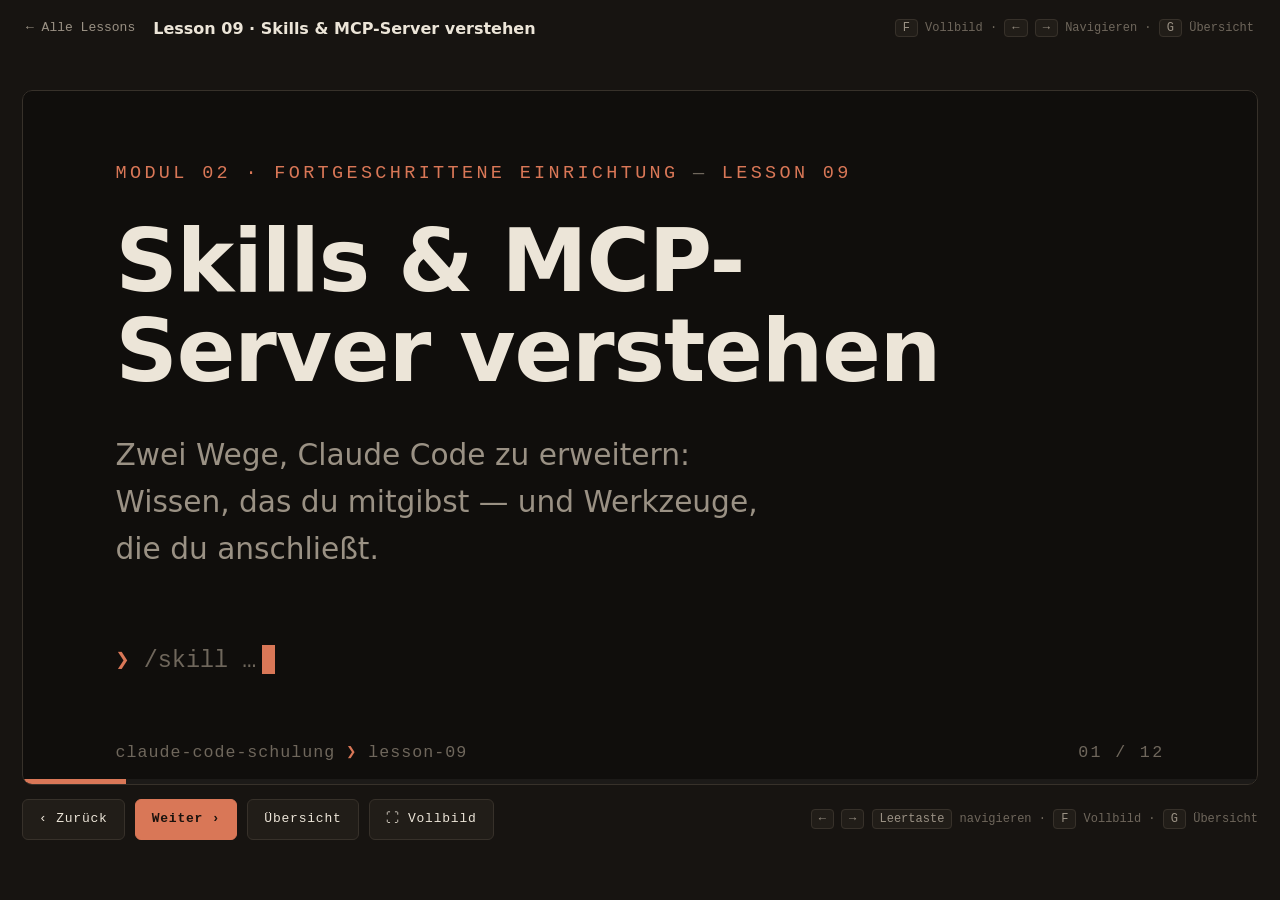
<file: lessons/lesson-09.html>
<!DOCTYPE html>
<html lang="de">
<head>
<meta charset="utf-8">
<meta name="viewport" content="width=device-width,initial-scale=1">
<title>Lesson 09 — Skills &amp; MCP-Server verstehen · Claude Code Schulung</title>
<link rel="stylesheet" href="../assets/style.css">
</head>
<body class="lesson">

<nav class="topbar">
  <a class="back" href="../index.html">← Alle Lessons</a>
  <span class="tb-title">Lesson 09 · Skills &amp; MCP-Server verstehen</span>
  <span class="tb-hint"><b>F</b> Vollbild · <b>←</b> <b>→</b> Navigieren · <b>G</b> Übersicht</span>
</nav>

<div class="playerbox">
<div id="fswrap">
<div class="stage" data-path="lesson-09" tabindex="0" aria-label="Präsentation Lesson 09">

  <!-- 01 · Titel -->
  <section class="slide" data-title="Titel — Skills &amp; MCP-Server verstehen">
    <div class="s-eyebrow">modul 02 · fortgeschrittene einrichtung <span class="dim">—</span> lesson 09</div>
    <div class="t-big">Skills &amp; MCP-Server verstehen</div>
    <div class="t-sub">Zwei Wege, Claude Code zu erweitern: Wissen, das du mitgibst — und Werkzeuge, die du anschließt.</div>
    <div class="t-prompt"><span class="chev">❯</span> /skill …<span class="cursor"></span></div>
  </section>

  <!-- 02 · Lernziele -->
  <section class="slide" data-title="Lernziele">
    <div class="s-eyebrow">lesson 09 <span class="dim">·</span> lernziele</div>
    <div class="s-title">Was du nach dieser Lesson kannst</div>
    <div class="goals">
      <div class="goal"><span class="n">01</span><div class="g">Die zwei Erweiterungs-Wege unterscheiden<small>Skills = Wissen &amp; Abläufe · MCP-Server = Werkzeuge &amp; Verbindungen</small></div></div>
      <div class="goal"><span class="n">02</span><div class="g">Skills verstehen und passende finden<small>Markdown-Anleitungen als Slash-Command — und der Skill-Finder hilft beim Suchen</small></div></div>
      <div class="goal"><span class="n">03</span><div class="g">MCP-Server einordnen<small>externe Programme, deren Tools in deiner Session auftauchen</small></div></div>
      <div class="goal"><span class="n">04</span><div class="g">Die richtige Wahl treffen<small>Ablauf → Skill · System → MCP · oft beides kombiniert</small></div></div>
    </div>
  </section>

  <!-- 03 · Statement -->
  <section class="slide statement" data-title="Kernaussage">
    <div class="st-kicker">die idee dahinter</div>
    <div class="st-text">Claude Code kann viel. Mit Skills und MCP kann es <em>dein</em> Setup.</div>
    <div class="st-note">Erweiterungen machen aus dem allgemeinen Assistenten deinen Assistenten — mit deinen Standards und deinen Systemen.</div>
  </section>

  <!-- 04 · Zwei Erweiterungs-Wege -->
  <section class="slide" data-title="Zwei Erweiterungs-Wege">
    <div class="s-eyebrow">lesson 09 <span class="dim">·</span> zwei wege</div>
    <div class="s-title">Wissen mitgeben — oder Werkzeuge anschließen</div>
    <div class="cards2">
      <div class="mcard">
        <span class="role">weg 1 · wissen &amp; abläufe</span>
        <h3>Skills</h3>
        <p>Wiederverwendbare Anleitungen als Markdown: Standards, Checklisten, Vorgehen — aufrufbar als Slash-Command.</p>
        <p>„Committe nach unserem Standard" → /commit-helper<br>„Prüfe vor dem Merge die Checkliste" → /pr-check</p>
      </div>
      <div class="mcard">
        <span class="role">weg 2 · werkzeuge &amp; verbindungen</span>
        <h3>MCP-Server</h3>
        <p>Externe Programme, die Claude neue Werkzeuge geben — Zugriff auf Systeme außerhalb deines Projekts.</p>
        <p>n8n-Workflows lesen &amp; bauen<br>Browser steuern, Datenbanken abfragen</p>
      </div>
    </div>
  </section>

  <!-- 05 · Was Skills sind -->
  <section class="slide" data-title="Was Skills sind">
    <div class="s-eyebrow">lesson 09 <span class="dim">·</span> skills</div>
    <div class="s-title">Wissen, das du einmal aufschreibst</div>
    <ul class="points">
      <li><b>Markdown-Anleitungen.</b><small>Eine Datei beschreibt, wie eine Aufgabe richtig gemacht wird — Schritt für Schritt.</small></li>
      <li><b>Als Slash-Command aufrufbar.</b><small>z.&nbsp;B. /commit-helper — Claude folgt dann exakt dieser Anleitung.</small></li>
      <li><b>Bringen Standards &amp; Checklisten mit.</b><small>Dein Vorgehen wird Teil von Claude — nicht jedes Mal neu erklärt.</small></li>
      <li><b>Einmal schreiben — immer nutzen.</b><small>Gleiches Ergebnis, egal wer den Skill startet oder wann.</small></li>
    </ul>
  </section>

  <!-- 06 · Wann Skills sinnvoll sind -->
  <section class="slide" data-title="Wann ein Skill sinnvoll ist">
    <div class="s-eyebrow">lesson 09 <span class="dim">·</span> einsatz</div>
    <div class="s-title">Wann ein Skill sinnvoll ist</div>
    <ul class="points">
      <li><b>Wiederkehrende Abläufe.</b><small>„Release vorbereiten" läuft jede Woche gleich — perfekter Skill-Kandidat.</small></li>
      <li><b>Team-Standards.</b><small>Commit-Format, Branch-Namen, Code-Style — einmal festgelegt, immer eingehalten.</small></li>
      <li><b>Qualitäts-Checklisten.</b><small>Vor jedem Merge dieselben fünf Prüfpunkte — kein Punkt wird vergessen.</small></li>
      <li><b>Projekt-Spezialwissen.</b><small>Wie das Deployment in genau diesem Projekt funktioniert — inklusive Stolperfallen.</small></li>
    </ul>
  </section>

  <!-- 07 · Skills finden -->
  <section class="slide" data-title="Demo: Skills finden">
    <div class="s-eyebrow">lesson 09 <span class="dim">·</span> demo</div>
    <div class="s-title">Nicht selbst schreiben — erst suchen</div>
    <div class="term">
      <div class="bar2"><span class="dot r"></span><span class="dot y"></span><span class="dot g"></span><span class="tt">claude code — mein-projekt</span></div>
      <pre><span class="k">❯</span> /skill-finder <span class="y2">„PDF erzeugen"</span>
<span class="c">  Durchsuche verfügbare Skills …</span>

<span class="ok">✓</span> 3 Treffer:
  <span class="ok">●</span> <span class="k">pdf</span> <span class="c">— PDFs erstellen, befüllen &amp; zusammenfügen</span>
  <span class="ok">●</span> <span class="k">docx</span> <span class="c">— Word-Dokumente erzeugen</span>
  <span class="ok">●</span> <span class="k">report-builder</span> <span class="c">— Berichte mit Layout &amp; Diagrammen</span></pre>
    </div>
    <div class="caption">Es gibt viele fertige Skills — der <code>/skill-finder</code> sucht den passenden für deine Aufgabe.</div>
  </section>

  <!-- 08 · Was MCP-Server sind -->
  <section class="slide" data-title="Was MCP-Server sind">
    <div class="s-eyebrow">lesson 09 <span class="dim">·</span> mcp-server</div>
    <div class="s-title">MCP: die Brücke zu externen Systemen</div>
    <div class="diag">
      <div class="dlvl"><div class="dnode hub"><div class="dt">Claude Code</div><div class="dr">deine session</div></div></div>
      <div class="dconn"></div>
      <div class="dconn wide"></div>
      <div class="dfan"><span></span><span></span><span></span><span></span></div>
      <div class="dlvl">
        <div class="dnode"><div class="dt">n8n</div><div class="dr">workflows</div></div>
        <div class="dnode"><div class="dt">Browser</div><div class="dr">webseiten</div></div>
        <div class="dnode"><div class="dt">Datenbank</div><div class="dr">queries</div></div>
      </div>
    </div>
    <div class="caption">MCP = <b style="color:var(--cream)">Model Context Protocol</b> — Server werden in der Konfiguration registriert, ihre Tools erscheinen in der Session.</div>
  </section>

  <!-- 09 · Nützliche MCP-Beispiele -->
  <section class="slide" data-title="Nützliche MCP-Beispiele">
    <div class="s-eyebrow">lesson 09 <span class="dim">·</span> beispiele</div>
    <div class="s-title">Vier MCP-Server aus der Praxis</div>
    <div class="cards4">
      <div class="mcard">
        <span class="role">automation</span>
        <h3>n8n</h3>
        <p>Workflows bauen &amp; debuggen</p>
      </div>
      <div class="mcard">
        <span class="role">web</span>
        <h3>Browser</h3>
        <p>Webseiten öffnen &amp; testen</p>
      </div>
      <div class="mcard">
        <span class="role">daten</span>
        <h3>Datenbank</h3>
        <p>Queries &amp; Schema abfragen</p>
      </div>
      <div class="mcard">
        <span class="role">ui</span>
        <h3>Design</h3>
        <p>UI-Komponenten liefern</p>
      </div>
    </div>
  </section>

  <!-- 10 · Skill vs. MCP -->
  <section class="slide" data-title="Skill vs. MCP">
    <div class="s-eyebrow">lesson 09 <span class="dim">·</span> vergleich</div>
    <div class="s-title">Skill vs. MCP — auf einen Blick</div>
    <table class="ctable">
      <thead><tr><th></th><th>Skill</th><th>MCP-Server</th></tr></thead>
      <tbody>
        <tr><td>Was es ist</td><td>Anleitung als Markdown</td><td>externes Programm</td></tr>
        <tr><td>Was es liefert</td><td>Wissen &amp; Abläufe</td><td>Werkzeuge &amp; Zugriff</td></tr>
        <tr><td>Typischer Fall</td><td>„Committe nach unserem Standard"</td><td>„Lies meine n8n-Workflows"</td></tr>
        <tr><td>Faustregel</td><td class="good">„so machst du es"</td><td class="good">„damit kannst du es"</td></tr>
      </tbody>
    </table>
  </section>

  <!-- 11 · Wann was? -->
  <section class="slide" data-title="Wann was?">
    <div class="s-eyebrow">lesson 09 <span class="dim">·</span> entscheidung</div>
    <div class="s-title">Wann was? Die Entscheidungs-Regel</div>
    <div class="flow">
      <div class="frow">
        <div class="fbox"><b>Wiederkehrender Ablauf oder Standard</b> — immer gleiches Vorgehen</div>
        <div class="farrow">→</div>
        <div class="fmodel">skill<small>Wissen einmal aufschreiben</small></div>
      </div>
      <div class="frow">
        <div class="fbox"><b>Externes System anbinden</b> — n8n, Browser, Datenbank &amp; Co.</div>
        <div class="farrow">→</div>
        <div class="fmodel">mcp-server<small>Werkzeuge in die Session holen</small></div>
      </div>
      <div class="frow">
        <div class="fbox"><b>Ablauf nutzt externes System</b> — z.&nbsp;B. „Workflow nach Standard bauen"</div>
        <div class="farrow">→</div>
        <div class="fmodel">skill + mcp<small>der Skill ruft die MCP-Tools auf</small></div>
      </div>
    </div>
  </section>

  <!-- 12 · Recap -->
  <section class="slide" data-title="Recap &amp; Merksatz">
    <div class="s-eyebrow">lesson 09 <span class="dim">·</span> recap</div>
    <div class="s-title">Das nimmst du mit</div>
    <div class="recap">
      <ul class="rl">
        <li><b>Skills</b> = Wissen &amp; Abläufe — Markdown, als Slash-Command</li>
        <li><b>MCP-Server</b> = Werkzeuge &amp; Verbindungen zu externen Systemen</li>
        <li><b>Faustregel:</b> Ablauf → Skill · System → MCP · oft beides</li>
        <li>Der <b>Skill-Finder</b> sucht fertige Skills für deine Aufgabe</li>
      </ul>
      <div class="merk">
        <div class="tag2">merksatz</div>
        <p>„Skill = so machst du es. MCP = damit kannst du es."</p>
      </div>
    </div>
  </section>

</div>
</div>
</div>

<script src="../assets/slides.js"></script>
</body>
</html>
</file>
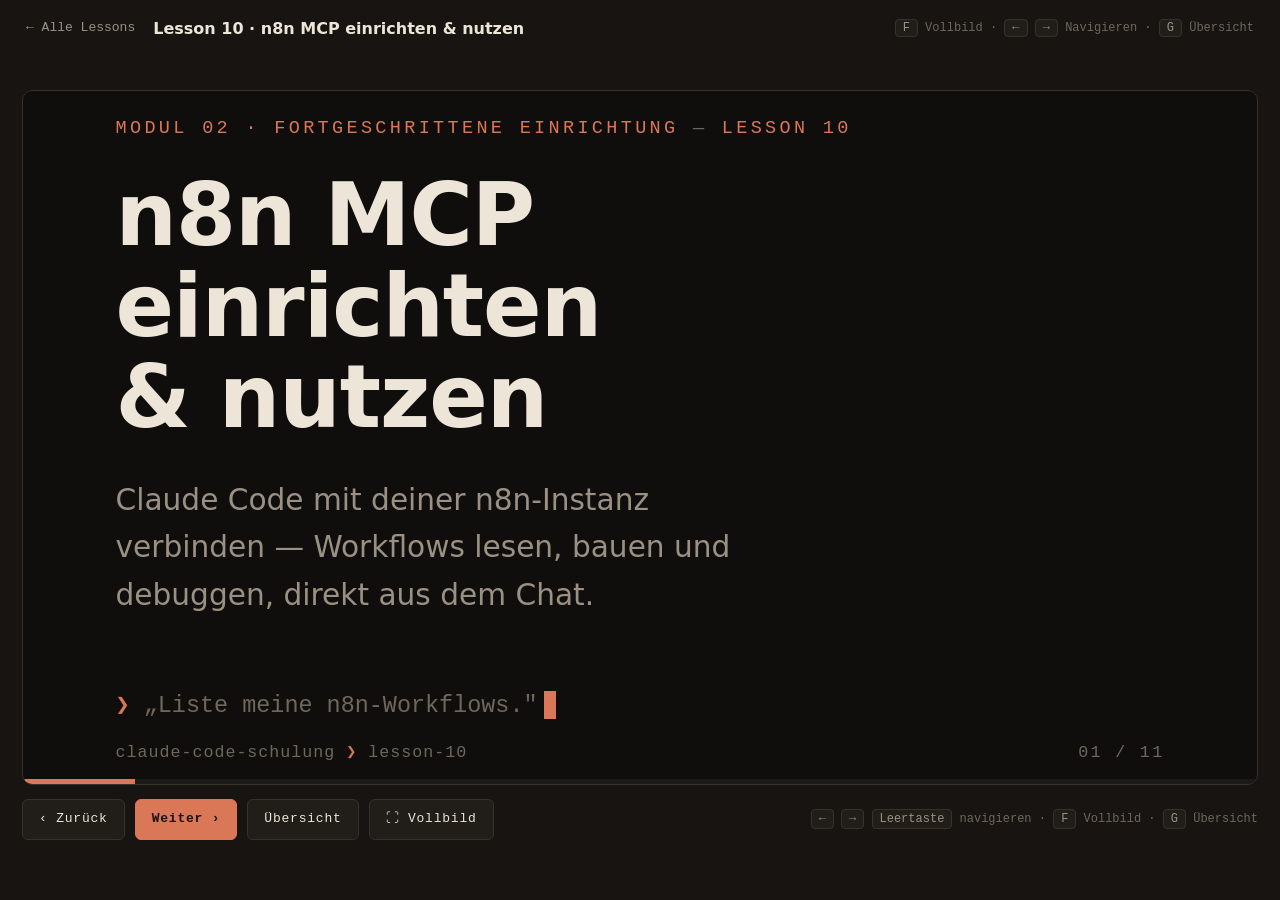
<file: lessons/lesson-10.html>
<!DOCTYPE html>
<html lang="de">
<head>
<meta charset="utf-8">
<meta name="viewport" content="width=device-width,initial-scale=1">
<title>Lesson 10 — n8n MCP einrichten &amp; nutzen · Claude Code Schulung</title>
<link rel="stylesheet" href="../assets/style.css">
</head>
<body class="lesson">

<nav class="topbar">
  <a class="back" href="../index.html">← Alle Lessons</a>
  <span class="tb-title">Lesson 10 · n8n MCP einrichten &amp; nutzen</span>
  <span class="tb-hint"><b>F</b> Vollbild · <b>←</b> <b>→</b> Navigieren · <b>G</b> Übersicht</span>
</nav>

<div class="playerbox">
<div id="fswrap">
<div class="stage" data-path="lesson-10" tabindex="0" aria-label="Präsentation Lesson 10">

  <!-- 01 · Titel -->
  <section class="slide" data-title="Titel — n8n MCP einrichten &amp; nutzen">
    <div class="s-eyebrow">modul 02 · fortgeschrittene einrichtung <span class="dim">—</span> lesson 10</div>
    <div class="t-big">n8n MCP einrichten &amp; nutzen</div>
    <div class="t-sub">Claude Code mit deiner n8n-Instanz verbinden — Workflows lesen, bauen und debuggen, direkt aus dem Chat.</div>
    <div class="t-prompt"><span class="chev">❯</span> „Liste meine n8n-Workflows."<span class="cursor"></span></div>
  </section>

  <!-- 02 · Lernziele -->
  <section class="slide" data-title="Lernziele">
    <div class="s-eyebrow">lesson 10 <span class="dim">·</span> lernziele</div>
    <div class="s-title">Was du nach dieser Lesson kannst</div>
    <div class="goals">
      <div class="goal"><span class="n">01</span><div class="g">Den n8n-API-Key erstellen &amp; sicher ablegen<small>Settings → n8n API — der Key wird nur einmal angezeigt</small></div></div>
      <div class="goal"><span class="n">02</span><div class="g">Den n8n-MCP-Server in Claude Code eintragen<small>mcpServers-Eintrag mit npx n8n-mcp, URL und Key</small></div></div>
      <div class="goal"><span class="n">03</span><div class="g">Die Verbindung testen &amp; mehrere Instanzen anbinden<small>einfach fragen — und pro Instanz ein eigener Eintrag</small></div></div>
      <div class="goal"><span class="n">04</span><div class="g">Workflows analysieren, verbessern &amp; bauen lassen<small>inklusive Fehlersuche in Executions</small></div></div>
    </div>
  </section>

  <!-- 03 · Was der n8n-MCP kann -->
  <section class="slide" data-title="Was der n8n-MCP kann">
    <div class="s-eyebrow">lesson 10 <span class="dim">·</span> überblick</div>
    <div class="s-title">Drei Dinge, die der n8n-MCP für dich tut</div>
    <div class="cards3">
      <div class="mcard hero">
        <span class="role">lesen &amp; verstehen</span>
        <h3>Analysieren</h3>
        <p>Workflows &amp; Executions lesen, Fehler finden und verständlich erklären.</p>
        <div class="chips"><span class="hot">workflows</span><span>executions</span></div>
      </div>
      <div class="mcard">
        <span class="role">erstellen &amp; ändern</span>
        <h3>Bauen</h3>
        <p>Workflows direkt aus dem Chat erstellen und gezielt anpassen.</p>
        <div class="chips"><span class="hot">erstellen</span><span>ändern</span></div>
      </div>
      <div class="mcard">
        <span class="role">absichern</span>
        <h3>Prüfen</h3>
        <p>Nodes &amp; Struktur validieren, bevor etwas live geht.</p>
        <div class="chips"><span class="hot">nodes</span><span>struktur</span></div>
      </div>
    </div>
  </section>

  <!-- 04 · API-Key holen -->
  <section class="slide" data-title="Den API-Key holen">
    <div class="s-eyebrow">lesson 10 <span class="dim">·</span> api-key</div>
    <div class="s-title">Schritt 1: den API-Key holen</div>
    <div class="pipe">
      <div class="pstep"><div class="pn">01</div><div class="pt">n8n öffnen</div><div class="pd">deine Instanz im Browser</div></div>
      <div class="parr">→</div>
      <div class="pstep"><div class="pn">02</div><div class="pt">Settings</div><div class="pd">Einstellungen öffnen</div></div>
      <div class="parr">→</div>
      <div class="pstep"><div class="pn">03</div><div class="pt">n8n API</div><div class="pd">„Create an API key"</div></div>
      <div class="parr">→</div>
      <div class="pstep hot"><div class="pn">04</div><div class="pt">Key sichern</div><div class="pd">sofort sicher ablegen</div></div>
    </div>
    <div class="snote" style="margin-top:2.8cqi"><b>Achtung:</b> Der Key wird nur <b>einmal</b> angezeigt — direkt in den Passwort-Manager, sonst heißt es: neuen Key erstellen.</div>
  </section>

  <!-- 05 · Einrichtung -->
  <section class="slide" data-title="Einrichtung: mcpServers">
    <div class="s-eyebrow">lesson 10 <span class="dim">·</span> einrichtung</div>
    <div class="s-title">Schritt 2: der Eintrag in der Konfiguration</div>
    <div class="editor">
      <div class="tabbar"><span class="tab"><span class="fico">▸</span>.mcp.json</span><span class="tab2">mcpServers · ein eintrag</span></div>
      <pre><span class="ln"><span class="cm">// Claude-Code-Konfiguration → Abschnitt "mcpServers"</span></span>
<span class="ln"><span class="h">"n8n-mcp"</span>: {</span>
<span class="ln">  <span class="h">"command"</span>: <span class="s">"npx"</span>,</span>
<span class="ln">  <span class="h">"args"</span>: [<span class="s">"-y"</span>, <span class="s">"n8n-mcp"</span>],</span>
<span class="ln">  <span class="h">"env"</span>: {</span>
<span class="ln">    <span class="h">"N8N_API_URL"</span>: <span class="s">"https://deine-instanz.n8n.cloud"</span>,</span>
<span class="ln">    <span class="h">"N8N_API_KEY"</span>: <span class="s">"…"</span></span>
<span class="ln">  }</span>
<span class="ln">}</span></pre>
    </div>
    <div class="caption">Zwei Umgebungsvariablen genügen: <code>N8N_API_URL</code> (Basis-URL der Instanz) und <code>N8N_API_KEY</code> (dein Key).</div>
  </section>

  <!-- 06 · Neustart & Test -->
  <section class="slide" data-title="Neustart &amp; Test">
    <div class="s-eyebrow">lesson 10 <span class="dim">·</span> test</div>
    <div class="s-title">Schritt 3: neu starten — und einfach fragen</div>
    <div class="term">
      <div class="bar2"><span class="dot r"></span><span class="dot y"></span><span class="dot g"></span><span class="tt">claude code — nach dem neustart</span></div>
      <pre><span class="k">❯</span> „Liste meine n8n-Workflows."

<span class="ok">✓</span> 12 Workflows gefunden:
<span class="dim2">  · Lead-Import            (aktiv)</span>
<span class="dim2">  · Rechnungs-Sync         (aktiv)</span>
<span class="dim2">  · Slack-Benachrichtigung (pausiert)</span>
<span class="c">  … und 9 weitere</span></pre>
    </div>
    <div class="caption">Kein Extra-Befehl nötig: Nach dem Neustart von Claude Code sind die n8n-Tools automatisch da.</div>
  </section>

  <!-- 07 · Mehrere Instanzen -->
  <section class="slide" data-title="Mehrere Instanzen">
    <div class="s-eyebrow">lesson 10 <span class="dim">·</span> mehrere instanzen</div>
    <div class="s-title">Kunde A + Kunde B? Zwei Einträge.</div>
    <div class="editor">
      <div class="tabbar"><span class="tab"><span class="fico">▸</span>.mcp.json</span><span class="tab2">zwei instanzen · zwei einträge</span></div>
      <pre><span class="ln"><span class="cm">// ein Eintrag pro Instanz — eigener Name, eigener Key</span></span>
<span class="ln"><span class="h">"n8n-mcp-kundeA"</span>: {</span>
<span class="ln">  <span class="h">"command"</span>: <span class="s">"npx"</span>, <span class="h">"args"</span>: [<span class="s">"-y"</span>, <span class="s">"n8n-mcp"</span>],</span>
<span class="ln">  <span class="h">"env"</span>: { <span class="h">"N8N_API_URL"</span>: <span class="s">"https://kunde-a.n8n.cloud"</span>,</span>
<span class="ln">           <span class="h">"N8N_API_KEY"</span>: <span class="s">"…"</span> } },</span>
<span class="ln"><span class="h">"n8n-mcp-kundeB"</span>: {</span>
<span class="ln">  <span class="h">"command"</span>: <span class="s">"npx"</span>, <span class="h">"args"</span>: [<span class="s">"-y"</span>, <span class="s">"n8n-mcp"</span>],</span>
<span class="ln">  <span class="h">"env"</span>: { <span class="h">"N8N_API_URL"</span>: <span class="s">"https://kunde-b.n8n.cloud"</span>,</span>
<span class="ln">           <span class="h">"N8N_API_KEY"</span>: <span class="s">"…"</span> } }</span></pre>
    </div>
    <div class="caption">Die Tools erscheinen getrennt pro Server — du sagst einfach dazu, welche Instanz du meinst.</div>
  </section>

  <!-- 08 · Praxis: analysieren lassen -->
  <section class="slide" data-title="Praxis: Fehler finden">
    <div class="s-eyebrow">lesson 10 <span class="dim">·</span> praxis</div>
    <div class="s-title">Executions debuggen — ohne Klick-Marathon</div>
    <div class="term">
      <div class="bar2"><span class="dot r"></span><span class="dot y"></span><span class="dot g"></span><span class="tt">claude code — n8n-mcp</span></div>
      <pre><span class="k">❯</span> „Warum ist Execution 129334 fehlgeschlagen?"
<span class="c">  Lese Execution … prüfe die Nodes …</span>

<span class="err">✕</span> Node <span class="k">„HTTP Request"</span>: 401 Unauthorized
<span class="c">  Ursache: API-Key der Gegenseite abgelaufen</span>
<span class="ok">✓</span> Vorschlag: Credential erneuern, dann erneut ausführen</pre>
    </div>
    <div class="caption">Claude liest die Execution, findet den fehlgeschlagenen Node und nennt Ursache + nächsten Schritt.</div>
  </section>

  <!-- 09 · Praxis-Aufgaben -->
  <section class="slide" data-title="Praxis-Aufgaben">
    <div class="s-eyebrow">lesson 10 <span class="dim">·</span> praxis</div>
    <div class="s-title">Vier Dinge, die du sofort machen kannst</div>
    <ul class="points">
      <li><b>Erklären lassen.</b><small>„Erkläre mir den Workflow ‚Lead-Import' Schritt für Schritt."</small></li>
      <li><b>Fehler finden lassen.</b><small>„Warum ist die letzte Execution von ‚Rechnungs-Sync' fehlgeschlagen?"</small></li>
      <li><b>Verbessern lassen.</b><small>„Wo ist dieser Workflow fragil? Schlag Verbesserungen vor — und baue sie ein."</small></li>
      <li><b>Neu bauen lassen.</b><small>„Baue einen Workflow: neue Formular-Antwort → Slack-Nachricht ans Team."</small></li>
    </ul>
  </section>

  <!-- 10 · Sicherheit -->
  <section class="slide" data-title="Sicherheit">
    <div class="s-eyebrow">lesson 10 <span class="dim">·</span> sicherheit</div>
    <div class="s-title">Mit Vollzugriff arbeitet man anders</div>
    <div class="snote"><b>Der API-Key ist kein Lesezugriff:</b> Er erlaubt <b>Vollzugriff</b> auf die Instanz — lesen, ändern, löschen. Behandle ihn wie ein Passwort.</div>
    <ul class="points" style="margin-top:2.8cqi">
      <li><b>Key sicher ablegen.</b><small>Passwort-Manager statt Notiz-Datei — und niemals ins Repo committen.</small></li>
      <li><b>Produktiv-Instanzen mit Bedacht.</b><small>Erst analysieren lassen — Änderungen bewusst und einzeln freigeben.</small></li>
      <li><b>Änderungen reviewen.</b><small>Bevor ein geänderter Workflow aktiv geht: einmal selbst draufschauen.</small></li>
    </ul>
  </section>

  <!-- 11 · Recap -->
  <section class="slide" data-title="Recap &amp; Merksatz">
    <div class="s-eyebrow">lesson 10 <span class="dim">·</span> recap</div>
    <div class="s-title">Das nimmst du mit</div>
    <div class="recap">
      <ul class="rl">
        <li><b>API-Key aus n8n</b> — wird nur einmal angezeigt</li>
        <li><b>Ein mcpServers-Eintrag:</b> npx n8n-mcp + URL + Key</li>
        <li><b>Mehrere Instanzen</b> = mehrere Einträge mit eigenem Namen</li>
        <li><b>Key = Vollzugriff</b> — Änderungen immer reviewen</li>
      </ul>
      <div class="merk">
        <div class="tag2">merksatz</div>
        <p>„Dein n8n bekommt einen Entwickler — du bleibst der Architekt."</p>
      </div>
    </div>
  </section>

</div>
</div>
</div>

<script src="../assets/slides.js"></script>
</body>
</html>
</file>
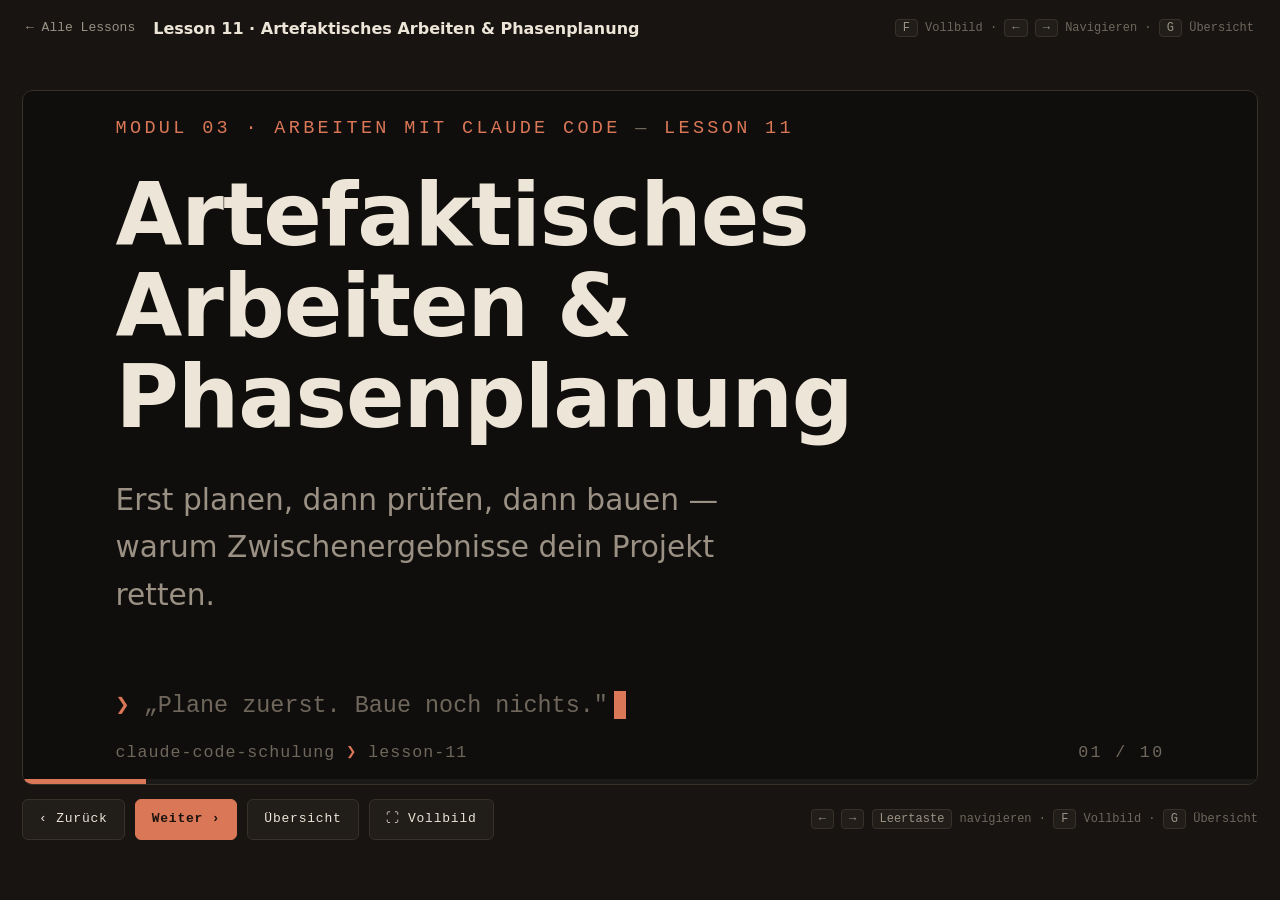
<file: lessons/lesson-11.html>
<!DOCTYPE html>
<html lang="de">
<head>
<meta charset="utf-8">
<meta name="viewport" content="width=device-width,initial-scale=1">
<title>Lesson 11 — Artefaktisches Arbeiten &amp; Phasenplanung · Claude Code Schulung</title>
<link rel="stylesheet" href="../assets/style.css">
</head>
<body class="lesson">

<nav class="topbar">
  <a class="back" href="../index.html">← Alle Lessons</a>
  <span class="tb-title">Lesson 11 · Artefaktisches Arbeiten &amp; Phasenplanung</span>
  <span class="tb-hint"><b>F</b> Vollbild · <b>←</b> <b>→</b> Navigieren · <b>G</b> Übersicht</span>
</nav>

<div class="playerbox">
<div id="fswrap">
<div class="stage" data-path="lesson-11" tabindex="0" aria-label="Präsentation Lesson 11">

  <!-- 01 · Titel -->
  <section class="slide" data-title="Titel — Artefaktisches Arbeiten &amp; Phasenplanung">
    <div class="s-eyebrow">modul 03 · arbeiten mit claude code <span class="dim">—</span> lesson 11</div>
    <div class="t-big">Artefaktisches Arbeiten &amp; Phasenplanung</div>
    <div class="t-sub">Erst planen, dann prüfen, dann bauen — warum Zwischenergebnisse dein Projekt retten.</div>
    <div class="t-prompt"><span class="chev">❯</span> „Plane zuerst. Baue noch nichts."<span class="cursor"></span></div>
  </section>

  <!-- 02 · Lernziele -->
  <section class="slide" data-title="Lernziele">
    <div class="s-eyebrow">lesson 11 <span class="dim">·</span> lernziele</div>
    <div class="s-title">Was du nach dieser Lesson kannst</div>
    <div class="goals">
      <div class="goal"><span class="n">01</span><div class="g">Große Projekte in Phasen zerlegen<small>statt Claude sofort bauen zu lassen</small></div></div>
      <div class="goal"><span class="n">02</span><div class="g">Artefakte als Zwischenergebnis nutzen<small>Design-Preview, technisches Konzept, Umsetzungsplan</small></div></div>
      <div class="goal"><span class="n">03</span><div class="g">Freigabe-Gates setzen<small>prüfen, Feedback geben — erst dann geht es weiter</small></div></div>
      <div class="goal"><span class="n">04</span><div class="g">Fehler früh sterben lassen<small>bevor sie sich durchs ganze Projekt ziehen</small></div></div>
    </div>
  </section>

  <!-- 03 · Statement -->
  <section class="slide statement" data-title="Kernaussage">
    <div class="st-kicker">die kernaussage zuerst</div>
    <div class="st-text">Direkt drauflosbauen ist die <em>teuerste</em> Art, ein Projekt zu starten.</div>
    <div class="st-note">Dreimal umbauen kostet mehr als einmal planen — an Zeit, Geld und Nerven.</div>
  </section>

  <!-- 04 · Die Arbeitsweise -->
  <section class="slide" data-title="Die Arbeitsweise (Pipeline)">
    <div class="s-eyebrow">lesson 11 <span class="dim">·</span> die arbeitsweise</div>
    <div class="s-title">So läuft ein großes Projekt richtig</div>
    <div class="pipe">
      <div class="pstep"><div class="pn">01</div><div class="pt">Verstehen</div><div class="pd">Ziel &amp; Rahmen klären</div></div>
      <div class="parr">→</div>
      <div class="pstep"><div class="pn">02</div><div class="pt">Phasen planen</div><div class="pd">Projekt zerlegen lassen</div></div>
      <div class="parr">→</div>
      <div class="pstep"><div class="pn">03</div><div class="pt">Artefakt je Phase</div><div class="pd">sichtbares Zwischenergebnis</div></div>
      <div class="parr">→</div>
      <div class="pstep hot"><div class="pn">04</div><div class="pt">Freigabe</div><div class="pd">prüfen, Feedback, abnehmen</div></div>
      <div class="parr">→</div>
      <div class="pstep"><div class="pn">05</div><div class="pt">Umsetzen</div><div class="pd">erst jetzt wird gebaut</div></div>
    </div>
  </section>

  <!-- 05 · Was ist ein Artefakt -->
  <section class="slide" data-title="Was ist ein Artefakt?">
    <div class="s-eyebrow">lesson 11 <span class="dim">·</span> artefakte</div>
    <div class="s-title">Was ist ein Artefakt?</div>
    <div class="s-sub">Ein sichtbares, prüfbares Zwischenergebnis — deine Entscheidungsgrundlage, bevor gebaut wird.</div>
    <div class="cards3">
      <div class="mcard">
        <span class="role">zum ansehen</span>
        <h3>Design-Preview</h3>
        <p>Sehen, wie es aussieht — als HTML-Vorschau, bevor eine Zeile echter Code entsteht.</p>
      </div>
      <div class="mcard">
        <span class="role">zum verstehen</span>
        <h3>Technisches Konzept</h3>
        <p>Architektur &amp; Entscheidungen schwarz auf weiß — diskutierbar, solange nichts festbetoniert ist.</p>
      </div>
      <div class="mcard">
        <span class="role">zum steuern</span>
        <h3>Umsetzungsplan</h3>
        <p>Schritte, Reihenfolge, Risiken — als PLAN.md direkt im Projekt.</p>
      </div>
    </div>
  </section>

  <!-- 06 · Phasenplan konkret -->
  <section class="slide" data-title="Phasenplan: PLAN.md">
    <div class="s-eyebrow">lesson 11 <span class="dim">·</span> phasenplan</div>
    <div class="s-title">So sieht der Phasenplan konkret aus</div>
    <div class="editor">
      <div class="tabbar"><span class="tab"><span class="fico">▸</span>PLAN.md</span><span class="tab2">mein-projekt</span></div>
      <pre><span class="ln"><span class="h">## Phase 1 — UI-Konzept</span></span><span class="ln">Artefakt: <span class="b">Design-Preview (HTML)</span></span><span class="ln">Status:   <span class="s">freigegeben ✓</span></span><span class="ln"> </span><span class="ln"><span class="h">## Phase 2 — Datenmodell</span></span><span class="ln">Artefakt: <span class="b">Technisches Konzept</span></span><span class="ln">Status:   in Prüfung …</span><span class="ln"> </span><span class="ln"><span class="cm"># Phase 3 &amp; 4: gesperrt bis Freigabe von Phase 2</span></span></pre>
    </div>
    <div class="caption">Jede Phase hat ein Artefakt und einen Status — der Plan lebt als <code>PLAN.md</code> im Projekt.</div>
  </section>

  <!-- 07 · Das Freigabe-Gate -->
  <section class="slide" data-title="Das Freigabe-Gate">
    <div class="s-eyebrow">lesson 11 <span class="dim">·</span> freigabe-gate</div>
    <div class="s-title">Warum das Gate zwischen den Phasen?</div>
    <div class="dd">
      <div class="ddcol bad">
        <h3>✕ &nbsp;Ohne Gate</h3>
        <ul>
          <li>Claude baut <b>alles am Stück</b> durch</li>
          <li>Fehler <b>wandern mit</b> — von Phase zu Phase</li>
          <li>Am Ende: <b>der große Umbau</b></li>
        </ul>
      </div>
      <div class="ddcol good">
        <h3>✓ &nbsp;Mit Gate</h3>
        <ul>
          <li><b>Jede Phase wird abgenommen</b> — von dir</li>
          <li>Fehler <b>sterben früh</b> — solange sie billig sind</li>
          <li>Du behältst <b>die Richtung</b> in der Hand</li>
        </ul>
      </div>
    </div>
  </section>

  <!-- 08 · So klingt der Prompt -->
  <section class="slide" data-title="So klingt der Prompt">
    <div class="s-eyebrow">lesson 11 <span class="dim">·</span> demo</div>
    <div class="s-title">So klingt der Prompt</div>
    <div class="term">
      <div class="bar2"><span class="dot r"></span><span class="dot y"></span><span class="dot g"></span><span class="tt">claude code — mein-projekt</span></div>
      <pre><span class="k">❯</span> „Plane das Projekt in Phasen. Erstelle zuerst
  <span class="y2">NUR</span> ein Design-Artefakt als HTML-Preview.
  Baue noch nichts."

<span class="ok">✓</span> PLAN.md erstellt <span class="c">— 4 Phasen, je ein Artefakt</span>
<span class="ok">✓</span> Artefakt folgt: <span class="k">design-preview.html</span></pre>
    </div>
    <div class="caption">Die wichtigste Zeile steht am Ende: <code>„Baue noch nichts."</code> — das Artefakt kommt zuerst.</div>
  </section>

  <!-- 09 · Meta-Moment -->
  <section class="slide statement" data-title="Meta-Moment">
    <div class="st-kicker">aus der praxis</div>
    <div class="st-text">Genau so ist übrigens <em>diese Schulung</em> entstanden: erst Design-Preview, dann Freigabe, dann Umsetzung.</div>
    <div class="st-note">Das Verfahren skaliert — vom Ein-Tages-Feature bis zum Monatsprojekt.</div>
  </section>

  <!-- 10 · Recap -->
  <section class="slide" data-title="Recap &amp; Merksatz">
    <div class="s-eyebrow">lesson 11 <span class="dim">·</span> recap</div>
    <div class="s-title">Das nimmst du mit</div>
    <div class="recap">
      <ul class="rl">
        <li><b>Erst Phasen planen</b> — nicht sofort bauen lassen</li>
        <li><b>Je Phase ein Artefakt</b> — sichtbar, prüfbar, diskutierbar</li>
        <li><b>Freigabe-Gate:</b> prüfen, Feedback, dann erst weiter</li>
        <li>Fehler sterben <b>früh</b> — nicht erst beim großen Umbau</li>
      </ul>
      <div class="merk">
        <div class="tag2">merksatz</div>
        <p>„Erst sehen, dann bauen."</p>
      </div>
    </div>
  </section>

</div>
</div>
</div>

<script src="../assets/slides.js"></script>
</body>
</html>
</file>
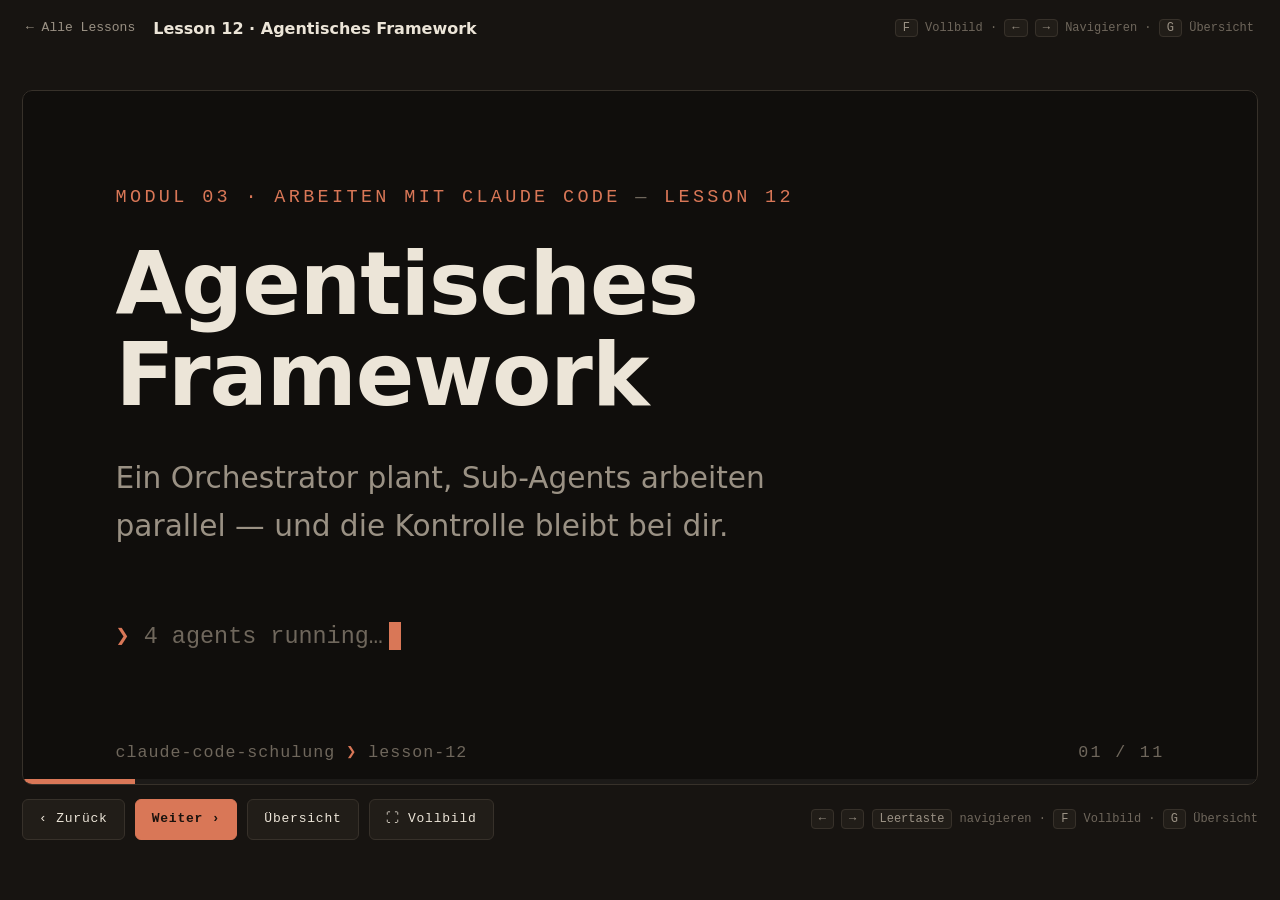
<file: lessons/lesson-12.html>
<!DOCTYPE html>
<html lang="de">
<head>
<meta charset="utf-8">
<meta name="viewport" content="width=device-width,initial-scale=1">
<title>Lesson 12 — Agentisches Framework · Claude Code Schulung</title>
<link rel="stylesheet" href="../assets/style.css">
</head>
<body class="lesson">

<nav class="topbar">
  <a class="back" href="../index.html">← Alle Lessons</a>
  <span class="tb-title">Lesson 12 · Agentisches Framework</span>
  <span class="tb-hint"><b>F</b> Vollbild · <b>←</b> <b>→</b> Navigieren · <b>G</b> Übersicht</span>
</nav>

<div class="playerbox">
<div id="fswrap">
<div class="stage" data-path="lesson-12" tabindex="0" aria-label="Präsentation Lesson 12">

  <!-- 01 · Titel -->
  <section class="slide" data-title="Titel — Agentisches Framework">
    <div class="s-eyebrow">modul 03 · arbeiten mit claude code <span class="dim">—</span> lesson 12</div>
    <div class="t-big">Agentisches Framework</div>
    <div class="t-sub">Ein Orchestrator plant, Sub-Agents arbeiten parallel — und die Kontrolle bleibt bei dir.</div>
    <div class="t-prompt"><span class="chev">❯</span> 4 agents running…<span class="cursor"></span></div>
  </section>

  <!-- 02 · Lernziele -->
  <section class="slide" data-title="Lernziele">
    <div class="s-eyebrow">lesson 12 <span class="dim">·</span> lernziele</div>
    <div class="s-title">Was du nach dieser Lesson kannst</div>
    <div class="goals">
      <div class="goal"><span class="n">01</span><div class="g">Das Orchestrator-Prinzip verstehen<small>deine Haupt-Session plant &amp; verteilt, Sub-Agents liefern</small></div></div>
      <div class="goal"><span class="n">02</span><div class="g">Typische Agenten-Rollen kennen<small>Planung · UI · Backend · Testing &amp; Review</small></div></div>
      <div class="goal"><span class="n">03</span><div class="g">Einschätzen, wann sich der Schwarm lohnt<small>und wann er nur Overhead ist</small></div></div>
      <div class="goal"><span class="n">04</span><div class="g">Kontrolle behalten<small>klare Aufträge, definierte Ergebnisse, finale Review durch dich</small></div></div>
    </div>
  </section>

  <!-- 03 · Statement -->
  <section class="slide statement" data-title="Kernaussage">
    <div class="st-kicker">das prinzip</div>
    <div class="st-text">Ein Kopf plant. <em>Viele Hände arbeiten.</em></div>
    <div class="st-note">Deine Haupt-Session bleibt der Kopf — Sub-Agents übernehmen Teilaufgaben und melden zurück.</div>
  </section>

  <!-- 04 · Das Bild -->
  <section class="slide" data-title="Das Bild: Orchestrator &amp; Schwarm">
    <div class="s-eyebrow">lesson 12 <span class="dim">·</span> das bild</div>
    <div class="s-title">Orchestrator oben, Schwarm darunter</div>
    <div class="diag">
      <div class="dnode hub"><div class="dt">Orchestrator</div><div class="dr">plant &amp; verteilt</div></div>
      <div class="dconn"></div>
      <div class="dconn wide"></div>
      <div class="dfan"><span></span><span></span><span></span><span></span><span></span></div>
      <div class="dlvl">
        <div class="dnode"><div class="dt">UI-Agent</div><div class="dr">baut oberfläche</div></div>
        <div class="dnode"><div class="dt">Backend-Agent</div><div class="dr">logik &amp; daten</div></div>
        <div class="dnode"><div class="dt">Test-Agent</div><div class="dr">prüft</div></div>
        <div class="dnode"><div class="dt">Review-Agent</div><div class="dr">bewertet</div></div>
      </div>
    </div>
  </section>

  <!-- 05 · Die Rollen -->
  <section class="slide" data-title="Die Rollen">
    <div class="s-eyebrow">lesson 12 <span class="dim">·</span> die rollen</div>
    <div class="s-title">Typische Rollen im Schwarm</div>
    <div class="cards4">
      <div class="mcard">
        <span class="role">zerlegen</span>
        <h3>Planung</h3>
        <p>Zerlegt das Projekt in klare, unabhängige Teilaufträge.</p>
      </div>
      <div class="mcard">
        <span class="role">bauen</span>
        <h3>UI</h3>
        <p>Baut die Oberfläche — parallel zum Rest.</p>
      </div>
      <div class="mcard">
        <span class="role">verdrahten</span>
        <h3>Backend</h3>
        <p>Kümmert sich um Logik &amp; Daten.</p>
      </div>
      <div class="mcard">
        <span class="role">prüfen</span>
        <h3>Testing &amp; Review</h3>
        <p>Prüft &amp; verreißt — bevor es ein Nutzer tut.</p>
      </div>
    </div>
  </section>

  <!-- 06 · Parallel statt nacheinander -->
  <section class="slide" data-title="Parallel statt nacheinander">
    <div class="s-eyebrow">lesson 12 <span class="dim">·</span> parallel</div>
    <div class="s-title">Parallel statt nacheinander</div>
    <ul class="points">
      <li><b>Unabhängige Aufgaben laufen gleichzeitig.</b><small>Statt Warteschlange: vier Baustellen parallel.</small></li>
      <li><b>Jeder Agent liefert einen Bericht.</b><small>Ergebnis in definierter Form — kein Chat-Chaos.</small></li>
      <li><b>Der Orchestrator führt zusammen.</b><small>Aus vielen Teilergebnissen wird ein Gesamtbild.</small></li>
      <li><b>Das spart Stunden bei großen Aufgaben.</b><small>Je unabhängiger die Teile, desto größer der Gewinn.</small></li>
    </ul>
  </section>

  <!-- 07 · Wann lohnt sich der Schwarm -->
  <section class="slide" data-title="Wann lohnt sich der Schwarm?">
    <div class="s-eyebrow">lesson 12 <span class="dim">·</span> einsatz</div>
    <div class="s-title">Wann lohnt sich der Schwarm?</div>
    <div class="dd">
      <div class="ddcol bad">
        <h3>✕ &nbsp;Kein Fall für Agents</h3>
        <ul>
          <li><b>Kleine Einzelaufgabe</b> — eine Session reicht</li>
          <li><b>Simpler Bugfix</b> — der Overhead frisst den Gewinn</li>
          <li>„<b>Mal schnell was</b>" — direkt fragen ist schneller</li>
        </ul>
      </div>
      <div class="ddcol good">
        <h3>✓ &nbsp;Schwarm lohnt sich</h3>
        <ul>
          <li><b>Großes Audit</b> über die ganze Codebasis</li>
          <li><b>Review aus mehreren Blickwinkeln</b> gleichzeitig</li>
          <li><b>Migration über viele Dateien</b> — parallelisierbar</li>
        </ul>
      </div>
    </div>
  </section>

  <!-- 08 · So klingt der Prompt -->
  <section class="slide" data-title="So klingt der Prompt">
    <div class="s-eyebrow">lesson 12 <span class="dim">·</span> demo</div>
    <div class="s-title">So klingt der Prompt</div>
    <div class="term">
      <div class="bar2"><span class="dot r"></span><span class="dot y"></span><span class="dot g"></span><span class="tt">claude code — mein-projekt</span></div>
      <pre><span class="k">❯</span> „Starte 3 Sub-Agents: einer prüft die Sicherheit,
  einer die Performance, einer die Lesbarkeit.
  Führe die Ergebnisse zu einem Bericht zusammen."

<span class="y2">⚡ 3 agents running…</span> <span class="c">security · performance · lesbarkeit</span>
<span class="ok">✓</span> Zusammengeführt: <span class="k">review-bericht.md</span></pre>
    </div>
    <div class="caption">Drei Blickwinkel parallel — am Ende liest du <code>einen</code> Bericht.</div>
  </section>

  <!-- 09 · Der Ablauf -->
  <section class="slide" data-title="Der Ablauf (Pipeline)">
    <div class="s-eyebrow">lesson 12 <span class="dim">·</span> der ablauf</div>
    <div class="s-title">Der Ablauf — vom Auftrag zum Ergebnis</div>
    <div class="pipe">
      <div class="pstep"><div class="pn">01</div><div class="pt">Auftrag zerlegen</div><div class="pd">klare Teilaufträge formulieren</div></div>
      <div class="parr">→</div>
      <div class="pstep"><div class="pn">02</div><div class="pt">Agents parallel</div><div class="pd">jeder arbeitet für sich</div></div>
      <div class="parr">→</div>
      <div class="pstep"><div class="pn">03</div><div class="pt">Ergebnisse einsammeln</div><div class="pd">Berichte zusammenführen</div></div>
      <div class="parr">→</div>
      <div class="pstep hot"><div class="pn">04</div><div class="pt">Review durch dich</div><div class="pd">die letzte Instanz bist du</div></div>
    </div>
  </section>

  <!-- 10 · Kontrolle behalten -->
  <section class="slide" data-title="Kontrolle behalten">
    <div class="s-eyebrow">lesson 12 <span class="dim">·</span> kontrolle</div>
    <div class="s-title">So behältst du die Kontrolle</div>
    <ul class="points">
      <li><b>Klarer Auftrag pro Agent.</b><small>Ein Ziel, ein Scope — keine Wundertüten.</small></li>
      <li><b>Ergebnisform vorgeben.</b><small>„Liefere einen Bericht mit …" — sonst bekommst du Prosa.</small></li>
      <li><b>Zusammenführen lassen.</b><small>Der Orchestrator baut das Gesamtbild — nicht du per Hand.</small></li>
      <li><b>Die letzte Entscheidung bleibt bei dir.</b><small>Agents liefern Vorschläge — abgenommen wird von dir.</small></li>
    </ul>
  </section>

  <!-- 11 · Recap -->
  <section class="slide" data-title="Recap &amp; Merksatz">
    <div class="s-eyebrow">lesson 12 <span class="dim">·</span> recap</div>
    <div class="s-title">Das nimmst du mit</div>
    <div class="recap">
      <ul class="rl">
        <li><b>Orchestrator plant,</b> Sub-Agents arbeiten parallel</li>
        <li><b>Berichte statt Chaos</b> — Ergebnisform ist definiert</li>
        <li>Lohnt bei <b>Audits, Reviews, Migrationen</b> — nicht bei Kleinkram</li>
        <li><b>Finale Review durch dich</b> — immer</li>
      </ul>
      <div class="merk">
        <div class="tag2">merksatz</div>
        <p>„Der Schwarm arbeitet — die Entscheidungen triffst du."</p>
      </div>
    </div>
  </section>

</div>
</div>
</div>

<script src="../assets/slides.js"></script>
</body>
</html>
</file>
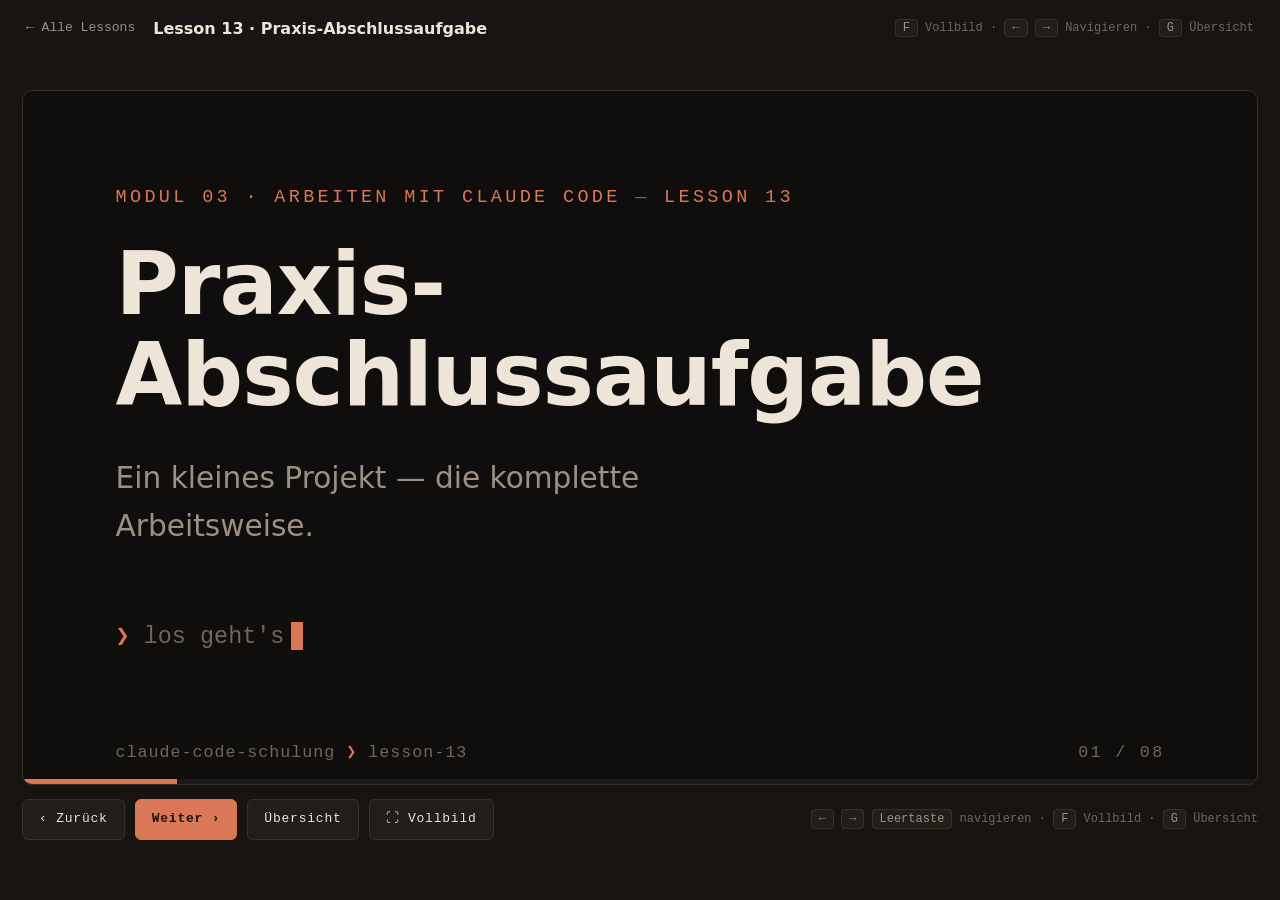
<file: lessons/lesson-13.html>
<!DOCTYPE html>
<html lang="de">
<head>
<meta charset="utf-8">
<meta name="viewport" content="width=device-width,initial-scale=1">
<title>Lesson 13 — Praxis-Abschlussaufgabe · Claude Code Schulung</title>
<link rel="stylesheet" href="../assets/style.css">
</head>
<body class="lesson">

<nav class="topbar">
  <a class="back" href="../index.html">← Alle Lessons</a>
  <span class="tb-title">Lesson 13 · Praxis-Abschlussaufgabe</span>
  <span class="tb-hint"><b>F</b> Vollbild · <b>←</b> <b>→</b> Navigieren · <b>G</b> Übersicht</span>
</nav>

<div class="playerbox">
<div id="fswrap">
<div class="stage" data-path="lesson-13" tabindex="0" aria-label="Präsentation Lesson 13">

  <!-- 01 · Titel -->
  <section class="slide" data-title="Titel — Praxis-Abschlussaufgabe">
    <div class="s-eyebrow">modul 03 · arbeiten mit claude code <span class="dim">—</span> lesson 13</div>
    <div class="t-big">Praxis-Abschlussaufgabe</div>
    <div class="t-sub">Ein kleines Projekt — die komplette Arbeitsweise.</div>
    <div class="t-prompt"><span class="chev">❯</span> los geht's<span class="cursor"></span></div>
  </section>

  <!-- 02 · Statement -->
  <section class="slide statement" data-title="Worauf es ankommt">
    <div class="st-kicker">worauf es ankommt</div>
    <div class="st-text">Bewertet wird nicht die App. <em>Bewertet wird, WIE sie entsteht.</em></div>
    <div class="st-note">Alles aus dieser Schulung kommt jetzt zusammen — Schritt für Schritt, nachvollziehbar.</div>
  </section>

  <!-- 03 · Das Projekt -->
  <section class="slide" data-title="Das Projekt">
    <div class="s-eyebrow">lesson 13 <span class="dim">·</span> das projekt</div>
    <div class="s-title">Das Projekt: eine interne Mini-Webapp</div>
    <div class="s-sub">Projektideen erfassen, kategorisieren, anzeigen — lokal lauffähig, Technik frei. Eine einfache HTML/JS-App reicht völlig.</div>
    <div class="cards3">
      <div class="mcard hero">
        <span class="role">eingabe</span>
        <h3>Erfassen</h3>
        <p>Ideen mit Titel &amp; Beschreibung anlegen.</p>
      </div>
      <div class="mcard">
        <span class="role">ordnung</span>
        <h3>Kategorisieren</h3>
        <p>Jeder Idee ein Thema zuordnen — und danach filtern.</p>
      </div>
      <div class="mcard">
        <span class="role">überblick</span>
        <h3>Anzeigen</h3>
        <p>Alles als saubere Aufgabenliste mit Filter.</p>
      </div>
    </div>
  </section>

  <!-- 04 · Der erwartete Weg -->
  <section class="slide" data-title="Der erwartete Weg">
    <div class="s-eyebrow">lesson 13 <span class="dim">·</span> der erwartete weg</div>
    <div class="s-title">Der erwartete Weg — alles aus der Schulung</div>
    <div class="pipe">
      <div class="pstep"><div class="pn">01</div><div class="pt">Ordner &amp; Git</div><div class="pd">eigenes Repo, sauberer Start</div></div>
      <div class="parr">→</div>
      <div class="pstep"><div class="pn">02</div><div class="pt">CLAUDE.md</div><div class="pd">echte Regeln fürs Projekt</div></div>
      <div class="parr">→</div>
      <div class="pstep hot"><div class="pn">03</div><div class="pt">Phasen &amp; Artefakt</div><div class="pd">Design-Preview zuerst</div></div>
      <div class="parr">→</div>
      <div class="pstep"><div class="pn">04</div><div class="pt">Freigabe</div><div class="pd">selbst prüfen!</div></div>
      <div class="parr">→</div>
      <div class="pstep"><div class="pn">05</div><div class="pt">Umsetzen</div><div class="pd">klein bauen, oft committen</div></div>
    </div>
  </section>

  <!-- 05 · Checkliste -->
  <section class="slide" data-title="Arbeitsweise-Checkliste">
    <div class="s-eyebrow">lesson 13 <span class="dim">·</span> checkliste</div>
    <div class="s-title">Die Arbeitsweise-Checkliste</div>
    <ul class="points">
      <li><b>Modell bewusst gewählt?</b><small>Je Aufgabe entschieden — nicht einmal am Anfang.</small></li>
      <li><b>Erst geplant, dann gebaut?</b><small>Artefakt vor Code, Freigabe vor Umsetzung.</small></li>
      <li><b>CLAUDE.md mit echten Regeln?</b><small>Projekt-Kontext, Konventionen, No-Gos.</small></li>
      <li><b>.env &amp; .gitignore sauber?</b><small>Keine Secrets im Repo — nie.</small></li>
      <li><b>Kleine Commits mit sprechenden Messages?</b><small>Jeder Schritt bleibt nachvollziehbar.</small></li>
    </ul>
  </section>

  <!-- 06 · Woran du merkst, dass es gut läuft -->
  <section class="slide" data-title="Woran du merkst, dass es gut läuft">
    <div class="s-eyebrow">lesson 13 <span class="dim">·</span> qualitätscheck</div>
    <div class="s-title">Woran du merkst, dass es gut läuft</div>
    <ul class="points">
      <li><b>Du kannst jeden Schritt erklären.</b><small>Warum diese Phase, warum dieses Modell, warum jetzt.</small></li>
      <li><b>Das Artefakt kam VOR dem Code.</b><small>Du hast das Design gesehen, bevor es gebaut wurde.</small></li>
      <li><b>Die Git-Historie liest sich wie eine Geschichte.</b><small>Klein, sprechend, in der richtigen Reihenfolge.</small></li>
      <li><b>Du hast mindestens einmal das Modell gewechselt.</b><small>Weil die Aufgabe es verlangt hat — nicht aus Gewohnheit.</small></li>
    </ul>
  </section>

  <!-- 07 · Stolperfallen -->
  <section class="slide" data-title="Stolperfallen">
    <div class="s-eyebrow">lesson 13 <span class="dim">·</span> stolperfallen</div>
    <div class="s-title">Häufige Stolperfallen</div>
    <div class="dd">
      <div class="ddcol bad">
        <h3>✕ &nbsp;So kippt es</h3>
        <ul>
          <li><b>Sofort losbauen</b> — ohne Plan, ohne Artefakt</li>
          <li><b>Alles in einer Session</b> durchziehen</li>
          <li><b>Ein Riesen-Commit</b> ganz am Ende</li>
        </ul>
      </div>
      <div class="ddcol good">
        <h3>✓ &nbsp;So läuft es rund</h3>
        <ul>
          <li><b>Planen → freigeben → bauen</b> — in dieser Reihenfolge</li>
          <li><b>Phasen einzeln</b> abarbeiten</li>
          <li><b>Committen nach jedem Schritt</b></li>
        </ul>
      </div>
    </div>
  </section>

  <!-- 08 · Abschluss -->
  <section class="slide statement" data-title="Abschluss — Viel Erfolg!">
    <div class="st-kicker">abschluss</div>
    <div class="st-text">Du hast alles, was du brauchst. <em>Viel Erfolg!</em></div>
    <div class="st-note">Arbeitsweise schlägt Ergebnis — heute und in jedem echten Projekt.</div>
  </section>

</div>
</div>
</div>

<script src="../assets/slides.js"></script>
</body>
</html>
</file>
<file: assets/style.css>
/* ============================================================
   CLAUDE-CODE-SCHULUNG — Design-System
   "IDE trifft Bühne" · dunkle Aufnahme-Bühne, Clay-Akzent
   Ein Stylesheet für Hub (index.html) + alle 13 Lesson-Decks.
   ============================================================ */

:root{
  --ink:#171411;            /* Seiten-Hintergrund */
  --stage:#100e0c;          /* Slide-Bühne */
  --panel:#211d18;          /* Karten/Flächen */
  --panel2:#2a251f;
  --line:#37312a;           /* Hairlines */
  --cream:#ece5d8;          /* Primärtext */
  --muted:#9a9184;          /* Sekundärtext */
  --faint:#6f675c;          /* Tertiär/Labels */
  --clay:#d97757;           /* DER Akzent (Claude-Terracotta) */
  --clay-deep:#b45f43;
  --clay-soft:rgba(217,119,87,.13);
  --sage:#97b07d;           /* semantisch: Do / Erfolg */
  --brick:#c0544a;          /* semantisch: Don't / Fehler */
  --amber:#d9a962;          /* semantisch: Hinweis */
  --f-disp:Bahnschrift,'Segoe UI Semibold','Segoe UI',system-ui,sans-serif;
  --f-body:'Segoe UI',system-ui,-apple-system,sans-serif;
  --f-mono:'Cascadia Code',Consolas,'Courier New',monospace;
}
*{box-sizing:border-box;margin:0;padding:0}
html{scroll-behavior:smooth}
body{background:var(--ink);color:var(--cream);font-family:var(--f-body);font-size:16px;line-height:1.6;-webkit-font-smoothing:antialiased}
a{color:var(--clay);text-decoration:none}
a:hover{text-decoration:underline}
::selection{background:var(--clay);color:var(--ink)}
button:focus-visible,a:focus-visible{outline:2px solid var(--clay);outline-offset:2px}

/* ============================================================
   LESSON-SEITE (Player)
   ============================================================ */
body.lesson{min-height:100vh;display:flex;flex-direction:column;padding:0 22px 26px}
.topbar{display:flex;align-items:center;gap:18px;max-width:1400px;width:100%;margin:0 auto;padding:16px 4px 14px;flex-wrap:wrap}
.topbar .back{font-family:var(--f-mono);font-size:13px;color:var(--muted);white-space:nowrap}
.topbar .back:hover{color:var(--clay);text-decoration:none}
.tb-title{font-family:var(--f-disp);font-weight:600;font-size:16px;color:var(--cream)}
.tb-hint{margin-left:auto;font-family:var(--f-mono);font-size:12px;color:var(--faint)}
.tb-hint b{color:var(--muted);font-weight:400;border:1px solid var(--line);border-radius:4px;padding:1px 7px;background:var(--panel)}
.playerbox{width:100%;max-width:1400px;margin:0 auto;flex:1;display:flex;flex-direction:column;justify-content:center}

/* Vollbild-Wrapper: hält 16:9 auch auf Nicht-16:9-Screens (Letterbox) */
#fswrap{background:#000;border-radius:10px}
#fswrap:fullscreen{display:flex;align-items:center;justify-content:center;border-radius:0}
#fswrap:fullscreen .stage{width:min(100vw,calc(100vh*16/9));border:0;border-radius:0}

.stage{position:relative;width:100%;aspect-ratio:16/9;background:var(--stage);overflow:hidden;border-radius:10px;
  border:1px solid var(--line);container-type:inline-size;cursor:default;outline:none}

/* ---------- Slide-Basis: Inhalt IMMER vertikal zentriert ---------- */
.slide{position:absolute;inset:0;padding:5cqi 7.5cqi 8cqi;display:flex;flex-direction:column;justify-content:center;
  overflow:hidden;opacity:0;visibility:hidden;transform:translateY(1.2cqi);
  transition:opacity .38s ease,transform .38s ease,visibility .38s}
.slide.on{opacity:1;visibility:visible;transform:none}
@media(prefers-reduced-motion:reduce){.slide{transition:none}}

.s-eyebrow{font-family:var(--f-mono);font-size:1.5cqi;letter-spacing:.18em;text-transform:uppercase;color:var(--clay);margin-bottom:2.2cqi}
.s-eyebrow .dim{color:var(--faint)}
.s-title{font-family:var(--f-disp);font-weight:600;font-size:4.3cqi;line-height:1.12;letter-spacing:-.005em;text-wrap:balance;margin-bottom:3.2cqi}
.s-sub{font-size:2.1cqi;color:var(--muted);margin-top:-1.8cqi;margin-bottom:3cqi;max-width:70%}
.s-body{font-size:2.1cqi;color:var(--muted)}

/* ============================================================
   ARCHETYP A1 — TITEL
   ============================================================ */
.t-big{font-family:var(--f-disp);font-weight:600;font-size:7cqi;line-height:1.05;letter-spacing:-.012em;text-wrap:balance;max-width:82%}
.t-sub{font-size:2.4cqi;color:var(--muted);margin-top:2.8cqi;max-width:62%}
.t-prompt{font-family:var(--f-mono);font-size:1.9cqi;color:var(--faint);margin-top:5.5cqi}
.t-prompt .chev{color:var(--clay)}
.t-prompt .cursor{display:inline-block;width:1cqi;height:2.3cqi;background:var(--clay);vertical-align:text-bottom;margin-left:.5cqi;animation:blink 1.1s steps(1) infinite}
@keyframes blink{50%{opacity:0}}
@media(prefers-reduced-motion:reduce){.t-prompt .cursor{animation:none}}

/* ============================================================
   ARCHETYP A2 — LERNZIELE (max 4–5)
   ============================================================ */
.goals{display:flex;flex-direction:column;gap:2cqi;max-width:84%}
.goal{display:flex;gap:2.6cqi;align-items:baseline;border-bottom:1px solid var(--line);padding-bottom:2cqi}
.goal:last-child{border-bottom:0;padding-bottom:0}
.goal .n{font-family:var(--f-mono);font-size:1.7cqi;color:var(--clay);letter-spacing:.1em}
.goal .g{font-size:2.4cqi;color:var(--cream)}
.goal .g small{display:block;font-size:1.75cqi;color:var(--faint);margin-top:.35cqi}

/* ============================================================
   ARCHETYP A3 — KONZEPT-KARTEN (.cards2 / .cards3 / .cards4)
   ============================================================ */
.cards2,.cards3,.cards4{display:grid;gap:2.4cqi}
.cards2{grid-template-columns:1fr 1fr}
.cards3{grid-template-columns:1fr 1fr 1fr}
.cards4{grid-template-columns:1fr 1fr 1fr 1fr;gap:1.8cqi}
.mcard{border:1px solid var(--line);background:var(--panel);border-radius:.9cqi;padding:2.8cqi 2.6cqi;display:flex;flex-direction:column;gap:1.3cqi}
.mcard.hero{border-color:var(--clay-deep);background:linear-gradient(180deg,var(--clay-soft),var(--panel) 70%)}
.mcard .role{font-family:var(--f-mono);font-size:1.4cqi;letter-spacing:.14em;text-transform:uppercase;color:var(--clay)}
.mcard h3{font-family:var(--f-disp);font-weight:600;font-size:2.7cqi}
.mcard p{font-size:1.8cqi;color:var(--muted);line-height:1.5}
.mcard .chips{display:flex;gap:.9cqi;font-family:var(--f-mono);font-size:1.35cqi;margin-top:auto}
.mcard .chips span{border:1px solid var(--line);border-radius:99px;padding:.35cqi 1.1cqi;color:var(--muted)}
.mcard .chips .hot{color:var(--clay);border-color:var(--clay-deep)}
.cards4 .mcard{padding:2.2cqi 2cqi}
.cards4 .mcard h3{font-size:2.2cqi}
.cards4 .mcard p{font-size:1.6cqi}

/* ============================================================
   ARCHETYP A4 — VERGLEICHSTABELLE (Balken statt Zahlenwüste)
   ============================================================ */
.ctable{width:100%;border-collapse:collapse;font-size:1.95cqi}
.ctable th,.ctable td{padding:1.6cqi 2cqi;border-bottom:1px solid var(--line);text-align:left;vertical-align:top}
.ctable thead th{font-family:var(--f-mono);font-size:1.5cqi;letter-spacing:.13em;text-transform:uppercase;color:var(--clay);border-bottom:1px solid var(--clay-deep)}
.ctable td:first-child,.ctable tbody th{font-family:var(--f-mono);font-size:1.5cqi;letter-spacing:.1em;text-transform:uppercase;color:var(--faint);font-weight:400}
.ctable .bar{font-family:var(--f-mono);letter-spacing:.18em;color:var(--clay)}
.ctable .bar i{font-style:normal;color:#463d33}
.ctable .good{color:var(--sage)} .ctable .bad{color:var(--brick)}

/* ============================================================
   ARCHETYP A5 — TERMINAL-DEMO
   ============================================================ */
.term{align-self:center;width:82%;background:#0c0a09;border:1px solid var(--line);border-radius:1cqi;overflow:hidden;box-shadow:0 2cqi 5cqi rgba(0,0,0,.45)}
.term.wide{width:92%}
.term .bar2{display:flex;align-items:center;gap:.8cqi;background:var(--panel);padding:1cqi 1.6cqi;border-bottom:1px solid var(--line)}
.term .dot{width:1.1cqi;height:1.1cqi;border-radius:50%;background:#463d33}
.term .dot.r{background:#b4564a}.term .dot.y{background:#c9a35a}.term .dot.g{background:#7d9a67}
.term .tt{font-family:var(--f-mono);font-size:1.3cqi;color:var(--faint);margin-left:1cqi}
.term pre{font-family:var(--f-mono);font-size:1.7cqi;line-height:1.75;padding:2cqi 2.6cqi;color:var(--cream);overflow:hidden;white-space:pre-wrap}
.term .c{color:var(--faint)}            /* Kommentar/gedimmt */
.term .k{color:var(--clay)}             /* Befehl/Keyword */
.term .ok{color:var(--sage)}            /* Erfolg */
.term .err{color:var(--brick)}          /* Fehler */
.term .dim2{color:#5d554a}              /* stark gedimmt */
.term .y2{color:var(--amber)}           /* Warnung/Frage */
.caption{font-size:1.8cqi;color:var(--faint);text-align:center;margin-top:2.2cqi}
.caption code,.caption .kbd{font-family:var(--f-mono);color:var(--clay)}

/* ============================================================
   ARCHETYP A6 — EDITOR / DATEI-ANSICHT (z.B. CLAUDE.md, .env)
   ============================================================ */
.editor{align-self:center;width:84%;background:#0c0a09;border:1px solid var(--line);border-radius:1cqi;overflow:hidden;box-shadow:0 2cqi 5cqi rgba(0,0,0,.45)}
.editor .tabbar{display:flex;align-items:center;background:var(--panel);border-bottom:1px solid var(--line)}
.editor .tab{font-family:var(--f-mono);font-size:1.35cqi;color:var(--cream);background:#0c0a09;padding:1cqi 2cqi;border-right:1px solid var(--line)}
.editor .tab .fico{color:var(--clay);margin-right:.7cqi}
.editor .tab2{font-family:var(--f-mono);font-size:1.35cqi;color:var(--faint);padding:1cqi 2cqi}
.editor pre{font-family:var(--f-mono);font-size:1.65cqi;line-height:1.8;padding:2cqi 2.6cqi;color:var(--muted);overflow:hidden;white-space:pre-wrap;counter-reset:ln}
.editor pre .ln{display:block}
.editor pre .ln::before{counter-increment:ln;content:counter(ln,decimal-leading-zero);color:#463d33;margin-right:2cqi}
.editor .h{color:var(--clay)}           /* Markdown-Heading / Key */
.editor .s{color:var(--sage)}           /* String/Wert */
.editor .b{color:var(--cream)}          /* betont */
.editor .cm{color:#5d554a}              /* Kommentar */

/* ============================================================
   ARCHETYP A7 — DO / DON'T
   ============================================================ */
.dd{display:grid;grid-template-columns:1fr 1fr;gap:2.4cqi}
.ddcol{border:1px solid var(--line);border-radius:.9cqi;background:var(--panel);padding:2.6cqi;display:flex;flex-direction:column;gap:1.6cqi}
.ddcol.bad{border-top:.45cqi solid var(--brick)} .ddcol.good{border-top:.45cqi solid var(--sage)}
.ddcol h3{font-family:var(--f-mono);font-size:1.6cqi;letter-spacing:.16em;text-transform:uppercase}
.ddcol.bad h3{color:var(--brick)} .ddcol.good h3{color:var(--sage)}
.ddcol ul{list-style:none}
.ddcol li{font-size:1.95cqi;color:var(--muted);padding-left:2.4cqi;position:relative;margin-bottom:1.2cqi}
.ddcol li:last-child{margin-bottom:0}
.ddcol.bad li::before{content:"✕";position:absolute;left:0;color:var(--brick);font-family:var(--f-mono)}
.ddcol.good li::before{content:"✓";position:absolute;left:0;color:var(--sage);font-family:var(--f-mono)}
.ddcol li b{color:var(--cream);font-weight:600}

/* ============================================================
   ARCHETYP A8 — ENTSCHEIDUNGS-FLOW (Situation → Empfehlung)
   ============================================================ */
.flow{display:flex;flex-direction:column;gap:1.8cqi;max-width:90%}
.frow{display:grid;grid-template-columns:1fr 4cqi 1fr;align-items:center;gap:1.4cqi}
.fbox{border:1px solid var(--line);background:var(--panel);border-radius:.7cqi;padding:1.6cqi 2.2cqi;font-size:1.9cqi;color:var(--muted)}
.fbox b{color:var(--cream);font-weight:600}
.farrow{font-family:var(--f-mono);color:var(--clay);font-size:2.2cqi;text-align:center}
.fmodel{border:1px solid var(--clay-deep);background:var(--clay-soft);border-radius:.7cqi;padding:1.6cqi 2.2cqi;
  font-family:var(--f-mono);font-size:1.85cqi;color:var(--clay);letter-spacing:.06em}
.fmodel small{display:block;font-family:var(--f-body);font-size:1.45cqi;color:var(--muted);letter-spacing:0;margin-top:.3cqi}

/* ============================================================
   ARCHETYP A9 — DIAGRAMM (Orchestrator / Ebenen / Pipeline)
   ============================================================ */
.diag{display:flex;flex-direction:column;align-items:center;gap:0;width:100%}
.dlvl{display:flex;justify-content:center;gap:2cqi;width:100%}
.dnode{border:1px solid var(--line);background:var(--panel);border-radius:.8cqi;padding:1.6cqi 2.4cqi;text-align:center;min-width:16cqi}
.dnode .dt{font-family:var(--f-disp);font-weight:600;font-size:2cqi;color:var(--cream)}
.dnode .dr{font-family:var(--f-mono);font-size:1.25cqi;letter-spacing:.12em;text-transform:uppercase;color:var(--faint);margin-top:.4cqi}
.dnode.hub{border-color:var(--clay-deep);background:var(--clay-soft)}
.dnode.hub .dt{color:var(--clay)}
.dconn{width:1px;height:2.6cqi;background:var(--clay-deep)}
.dconn.wide{width:60%;height:1px;margin:0}
.dfan{display:flex;justify-content:center;width:70%}
.dfan span{flex:1;height:2.6cqi;border-left:1px solid var(--clay-deep)}
.dfan span:first-child{border-left:none}
.dfan.top span{border-left:none;border-right:1px solid var(--clay-deep)}
.dfan.top span:last-child{border-right:none}

/* Pipeline horizontal (Schritt → Schritt → Schritt) */
.pipe{display:flex;align-items:stretch;justify-content:center;gap:1.2cqi;width:100%}
.pipe .pstep{flex:1;border:1px solid var(--line);background:var(--panel);border-radius:.8cqi;padding:1.8cqi 1.6cqi;text-align:center}
.pipe .pstep.hot{border-color:var(--clay-deep);background:var(--clay-soft)}
.pipe .pstep .pn{font-family:var(--f-mono);font-size:1.3cqi;color:var(--clay);letter-spacing:.14em}
.pipe .pstep .pt{font-family:var(--f-disp);font-weight:600;font-size:1.95cqi;margin-top:.5cqi}
.pipe .pstep .pd{font-size:1.5cqi;color:var(--faint);margin-top:.4cqi;line-height:1.4}
.pipe .parr{align-self:center;font-family:var(--f-mono);font-size:2.2cqi;color:var(--clay)}

/* ============================================================
   ARCHETYP A10 — RECAP + MERKSATZ
   ============================================================ */
.recap{display:grid;grid-template-columns:1.1fr 1fr;gap:3cqi;align-items:center}
.rl{list-style:none}
.rl li{font-size:2.1cqi;color:var(--muted);padding:1.4cqi 0 1.4cqi 3cqi;position:relative;border-bottom:1px dashed var(--line)}
.rl li:last-child{border-bottom:0}
.rl li::before{content:"✓";position:absolute;left:0;color:var(--sage);font-family:var(--f-mono)}
.rl li b{color:var(--cream)}
.merk{border:1px solid var(--clay-deep);background:var(--clay-soft);border-radius:1cqi;padding:3.2cqi 3cqi;text-align:center}
.merk .tag2{font-family:var(--f-mono);font-size:1.4cqi;letter-spacing:.2em;text-transform:uppercase;color:var(--clay);margin-bottom:1.5cqi}
.merk p{font-family:var(--f-disp);font-weight:600;font-size:3cqi;line-height:1.25;text-wrap:balance}

/* ============================================================
   WEITERE BAUSTEINE
   ============================================================ */
/* Statement — EIN Gedanke, groß und zentriert */
.statement{text-align:center;align-items:center}
.statement .st-kicker{font-family:var(--f-mono);font-size:1.5cqi;letter-spacing:.2em;text-transform:uppercase;color:var(--clay);margin-bottom:2.4cqi}
.statement .st-text{font-family:var(--f-disp);font-weight:600;font-size:5cqi;line-height:1.18;text-wrap:balance;max-width:80%;margin:0 auto}
.statement .st-text em{font-style:normal;color:var(--clay)}
.statement .st-note{font-size:2cqi;color:var(--muted);margin-top:2.6cqi;max-width:60%;margin-left:auto;margin-right:auto}

/* Punkte-Liste mit Bold-Lead (max 5) */
.points{list-style:none;display:flex;flex-direction:column;gap:1.9cqi;max-width:84%}
.points li{font-size:2.25cqi;color:var(--muted);padding-left:3cqi;position:relative}
.points li::before{content:"▸";position:absolute;left:0;color:var(--clay);font-family:var(--f-mono)}
.points li b{color:var(--cream);font-weight:600}
.points li small{display:block;font-size:1.7cqi;color:var(--faint);margin-top:.3cqi}

/* Split: links Text, rechts Visual (Term/Editor/Karte) */
.split{display:grid;grid-template-columns:1fr 1.15fr;gap:3.4cqi;align-items:center}
.split .points{max-width:100%}
.split .term,.split .editor{width:100%;align-self:center}

/* Nummerierte Schritte horizontal (Prozess, max 5) */
.steps{display:flex;align-items:stretch;gap:1.2cqi}
.steps .step{flex:1;border:1px solid var(--line);background:var(--panel);border-radius:.8cqi;padding:1.9cqi 1.7cqi}
.steps .step .sn{font-family:var(--f-mono);font-size:1.4cqi;color:var(--clay);letter-spacing:.12em}
.steps .step h4{font-family:var(--f-disp);font-weight:600;font-size:1.95cqi;margin:.6cqi 0 .5cqi}
.steps .step p{font-size:1.5cqi;color:var(--faint);line-height:1.45}
.steps .sarr{align-self:center;font-family:var(--f-mono);font-size:2cqi;color:var(--clay)}

/* Tastatur-Chip */
.kbd{font-family:var(--f-mono);font-size:.9em;border:1px solid var(--line);border-radius:.4cqi;background:var(--panel);padding:.15cqi .8cqi;color:var(--cream)}

/* Hinweis-Box auf Slides */
.snote{border:1px solid var(--line);border-left:.45cqi solid var(--amber);background:var(--panel);border-radius:0 .7cqi .7cqi 0;
  padding:1.6cqi 2.2cqi;font-size:1.85cqi;color:var(--muted);max-width:84%}
.snote b{color:var(--cream)}

/* ============================================================
   HUD + PROGRESS + OVERLAY (von slides.js erzeugt)
   ============================================================ */
.hud{position:absolute;left:0;right:0;bottom:0;height:5cqi;display:flex;align-items:center;gap:2cqi;
  padding:0 7.5cqi;font-family:var(--f-mono);font-size:1.35cqi;color:var(--faint);pointer-events:none;z-index:3}
.hud .path{letter-spacing:.06em}
.hud .path .chev{color:var(--clay)}
.hud .count{margin-left:auto;letter-spacing:.14em}
.ptrack{position:absolute;left:0;bottom:0;height:.45cqi;width:100%;background:rgba(255,255,255,.05);z-index:3}
.pfill{height:100%;background:var(--clay);width:0%;transition:width .3s ease}
@media(prefers-reduced-motion:reduce){.pfill{transition:none}}

.ov{position:absolute;inset:0;background:rgba(12,10,9,.96);display:none;flex-direction:column;justify-content:center;padding:6cqi 7.5cqi;z-index:5}
.ov.on{display:flex}
.ov h4{font-family:var(--f-mono);font-size:1.5cqi;letter-spacing:.18em;text-transform:uppercase;color:var(--clay);margin-bottom:2.4cqi}
.ov button{all:unset;display:flex;gap:2cqi;align-items:baseline;font-size:1.95cqi;color:var(--muted);padding:1.05cqi .8cqi;
  border-bottom:1px solid var(--line);cursor:pointer}
.ov button:hover,.ov button:focus-visible{color:var(--cream);background:rgba(255,255,255,.03)}
.ov button .n{font-family:var(--f-mono);font-size:1.45cqi;color:var(--clay)}
.ov button.cur .n::after{content:" ●"}

/* Steuerleiste unter der Bühne (von slides.js erzeugt) */
.ctrl{display:flex;align-items:center;gap:10px;margin-top:14px;flex-wrap:wrap}
.btn{all:unset;font-family:var(--f-mono);font-size:13px;letter-spacing:.06em;color:var(--cream);background:var(--panel);
  border:1px solid var(--line);border-radius:6px;padding:9px 16px;cursor:pointer;transition:border-color .15s,background .15s}
.btn:hover{border-color:var(--clay-deep);background:var(--panel2)}
.btn.primary{background:var(--clay);border-color:var(--clay);color:#1a120d;font-weight:600}
.btn.primary:hover{background:#e2825f}
.ctrl .keys{margin-left:auto;font-family:var(--f-mono);font-size:12px;color:var(--faint)}
.ctrl .keys b{color:var(--muted);font-weight:400;border:1px solid var(--line);border-radius:4px;padding:2px 7px;background:var(--panel)}

/* ============================================================
   HUB (index.html)
   ============================================================ */
body.hub{padding:0 24px 100px}
.hubwrap{max-width:1000px;margin:0 auto}
.hubmast{padding:64px 0 8px}
.eyebrow{font-family:var(--f-mono);font-size:12px;letter-spacing:.16em;text-transform:uppercase;color:var(--clay)}
.eyebrow .dim{color:var(--faint)}
.hubmast h1{font-family:var(--f-disp);font-weight:600;font-size:clamp(32px,4.6vw,46px);letter-spacing:-.01em;margin:12px 0 8px}
.hubmast .hs{color:var(--muted);max-width:60ch}
.hubmast .hs .kbd2{font-family:var(--f-mono);font-size:.85em;border:1px solid var(--line);border-radius:4px;background:var(--panel);padding:1px 7px;color:var(--cream)}
.modblock{margin-top:44px}
.modblock .mh{display:flex;align-items:baseline;gap:12px;border-bottom:1px solid var(--clay-deep);padding-bottom:9px;margin-bottom:4px}
.modblock .mh .mn{font-family:var(--f-mono);font-size:12px;letter-spacing:.16em;color:var(--clay);text-transform:uppercase;white-space:nowrap}
.modblock .mh .mt{font-family:var(--f-disp);font-weight:600;font-size:20px}
.modblock .mh .mc{margin-left:auto;font-family:var(--f-mono);font-size:11.5px;color:var(--faint);white-space:nowrap}
a.lrow{display:flex;align-items:center;gap:16px;padding:13px 10px;border-bottom:1px solid var(--line);color:var(--cream);transition:background .15s}
a.lrow:hover{background:rgba(255,255,255,.025);text-decoration:none}
.lrow .ln{font-family:var(--f-mono);font-size:13px;color:var(--clay);width:26px;flex-shrink:0}
.lrow .lt{font-size:15.5px}
.lrow .lc{margin-left:auto;font-family:var(--f-mono);font-size:12px;color:var(--faint);white-space:nowrap}
.lrow .go{font-family:var(--f-mono);font-size:12.5px;color:var(--muted);white-space:nowrap}
.lrow:hover .go{color:var(--clay)}
.hubfoot{margin-top:64px;border-top:1px solid var(--line);padding-top:18px;font-family:var(--f-mono);font-size:12px;color:var(--faint);
  display:flex;justify-content:space-between;gap:12px;flex-wrap:wrap}
@media(max-width:680px){.lrow .lc{display:none}.tb-hint{display:none}}
</file>
